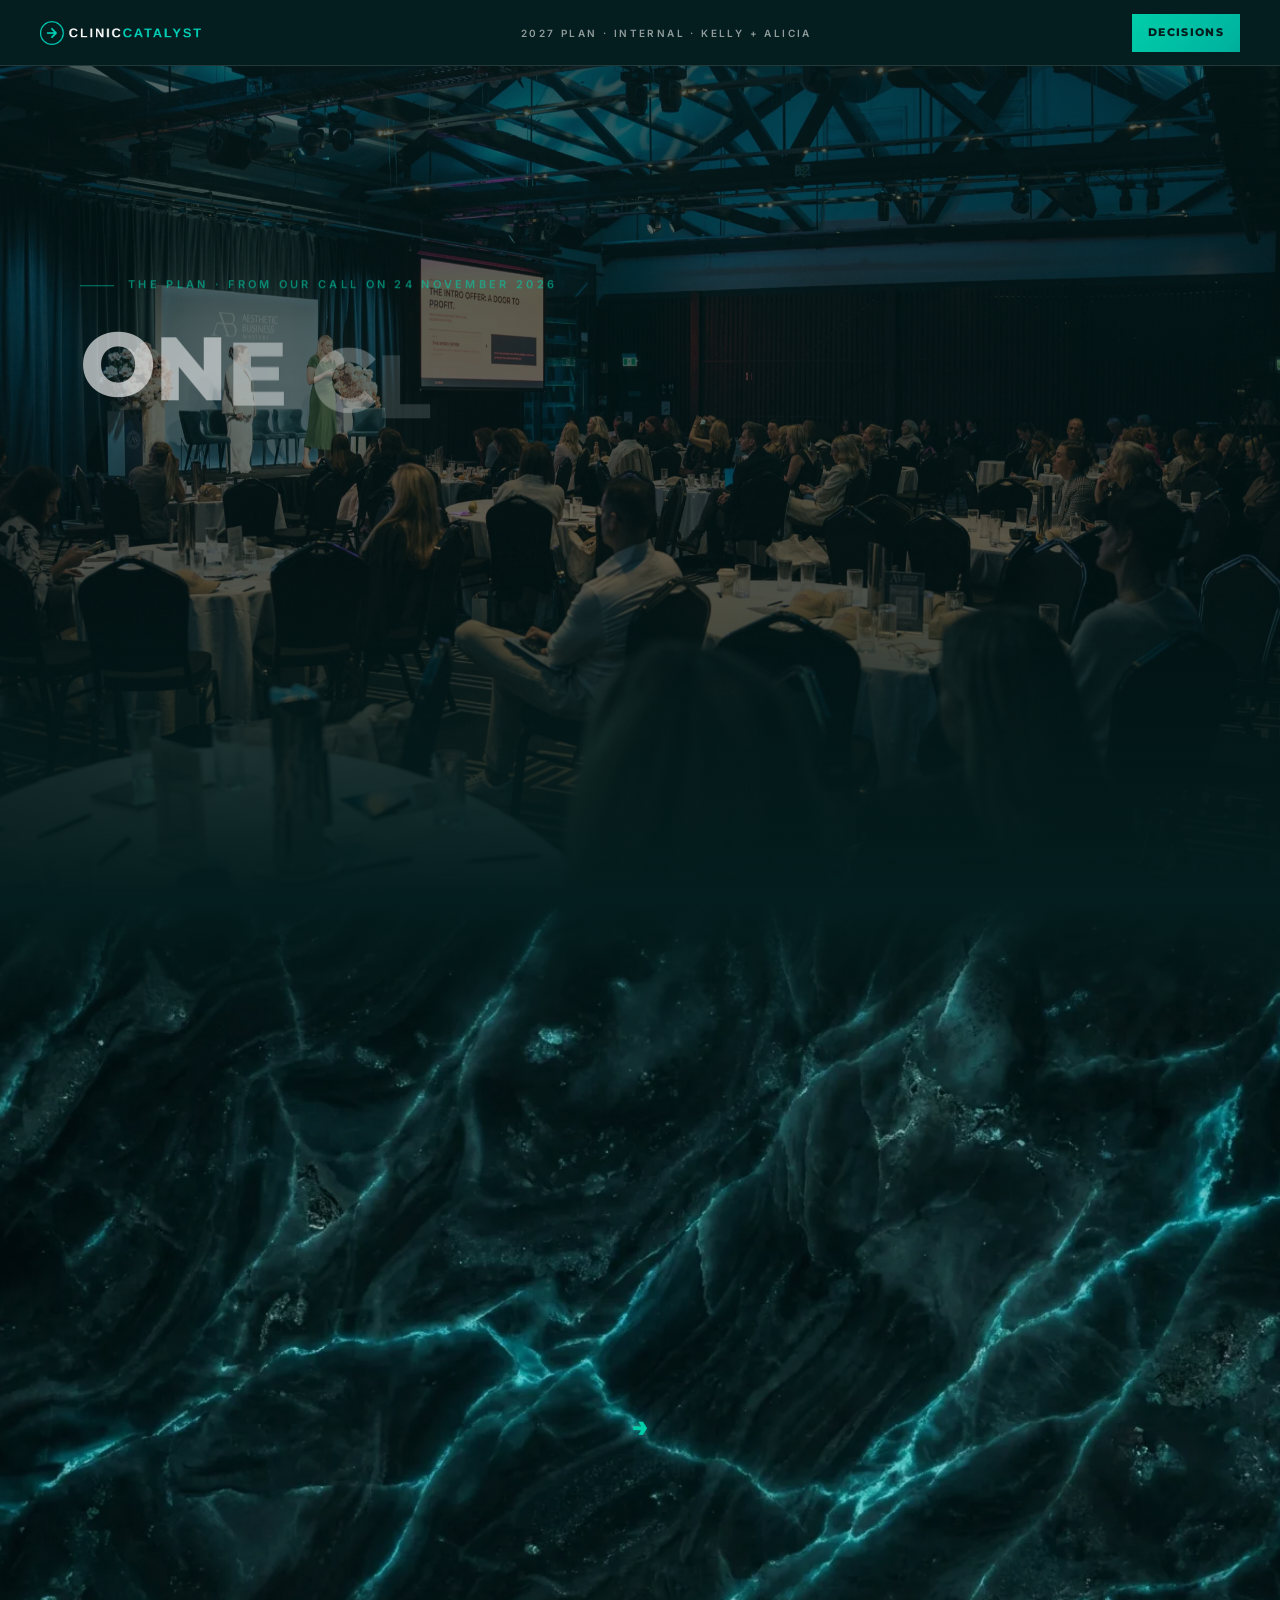
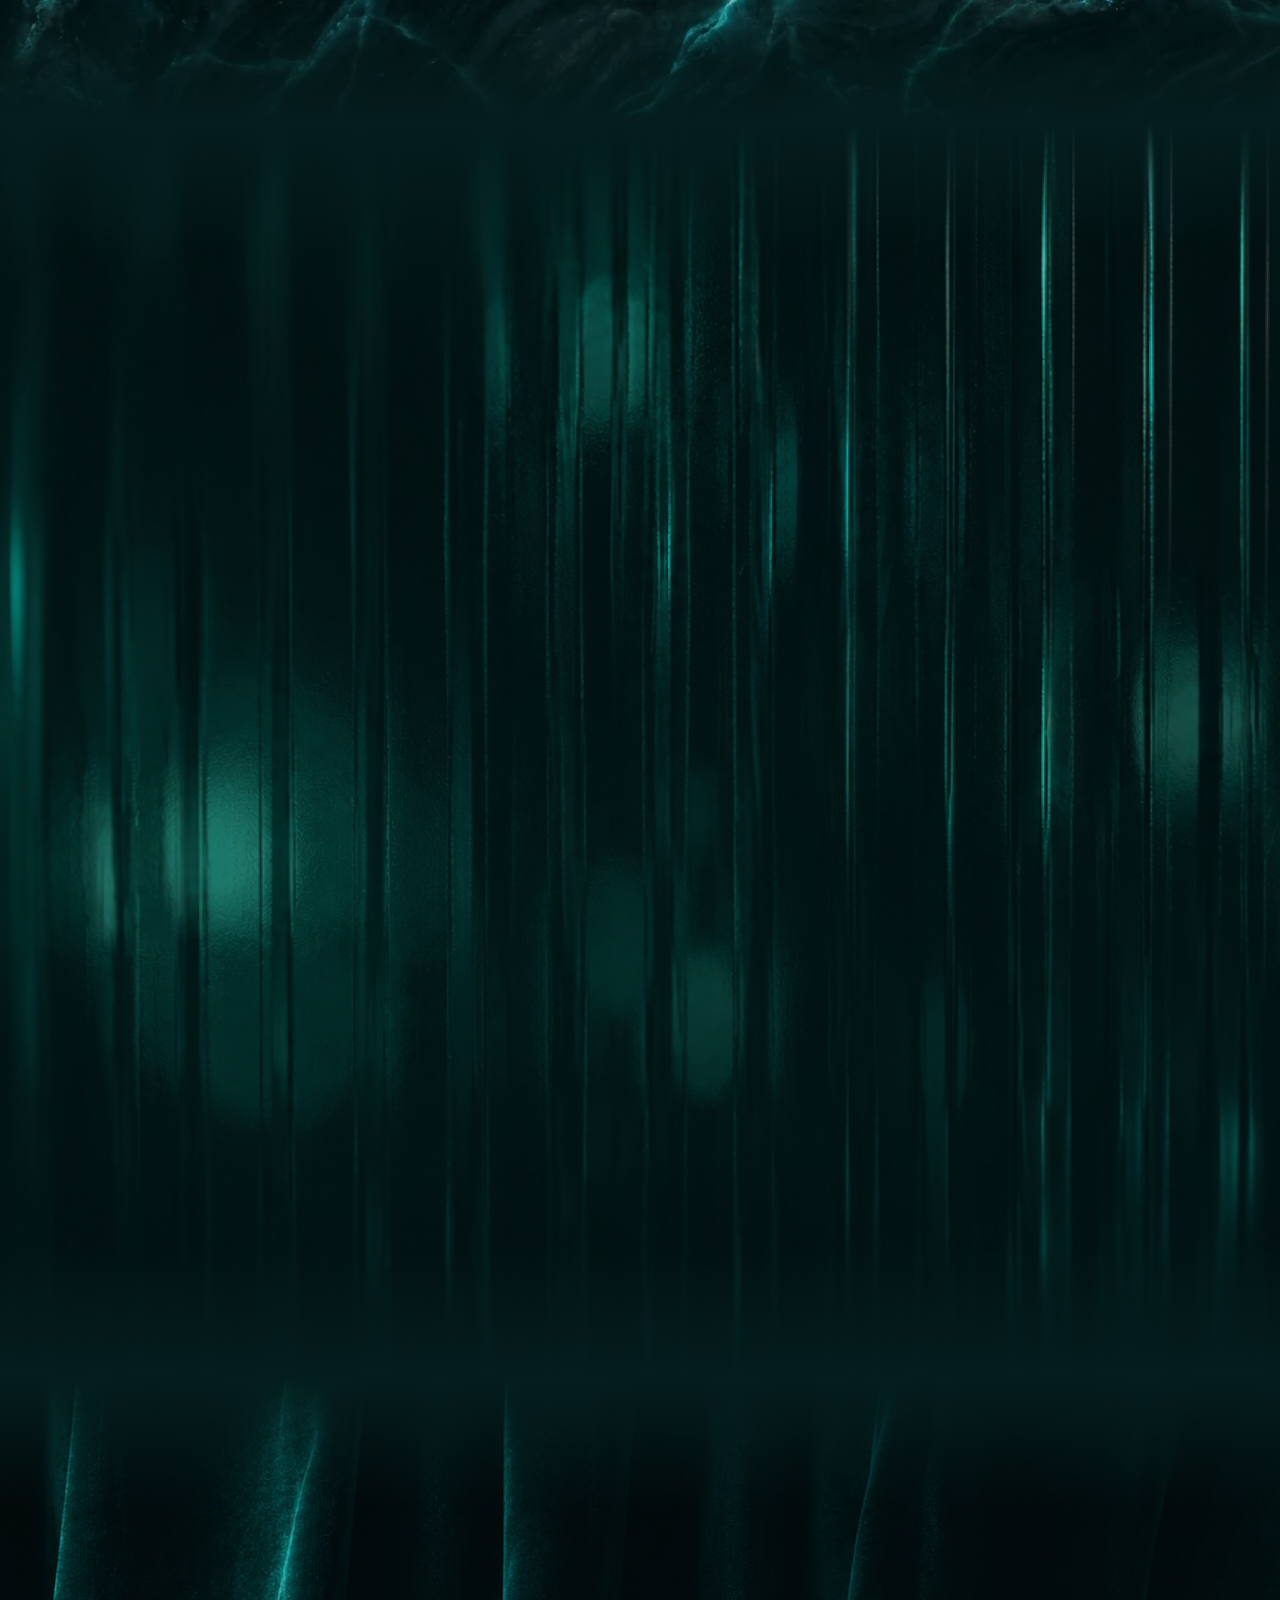
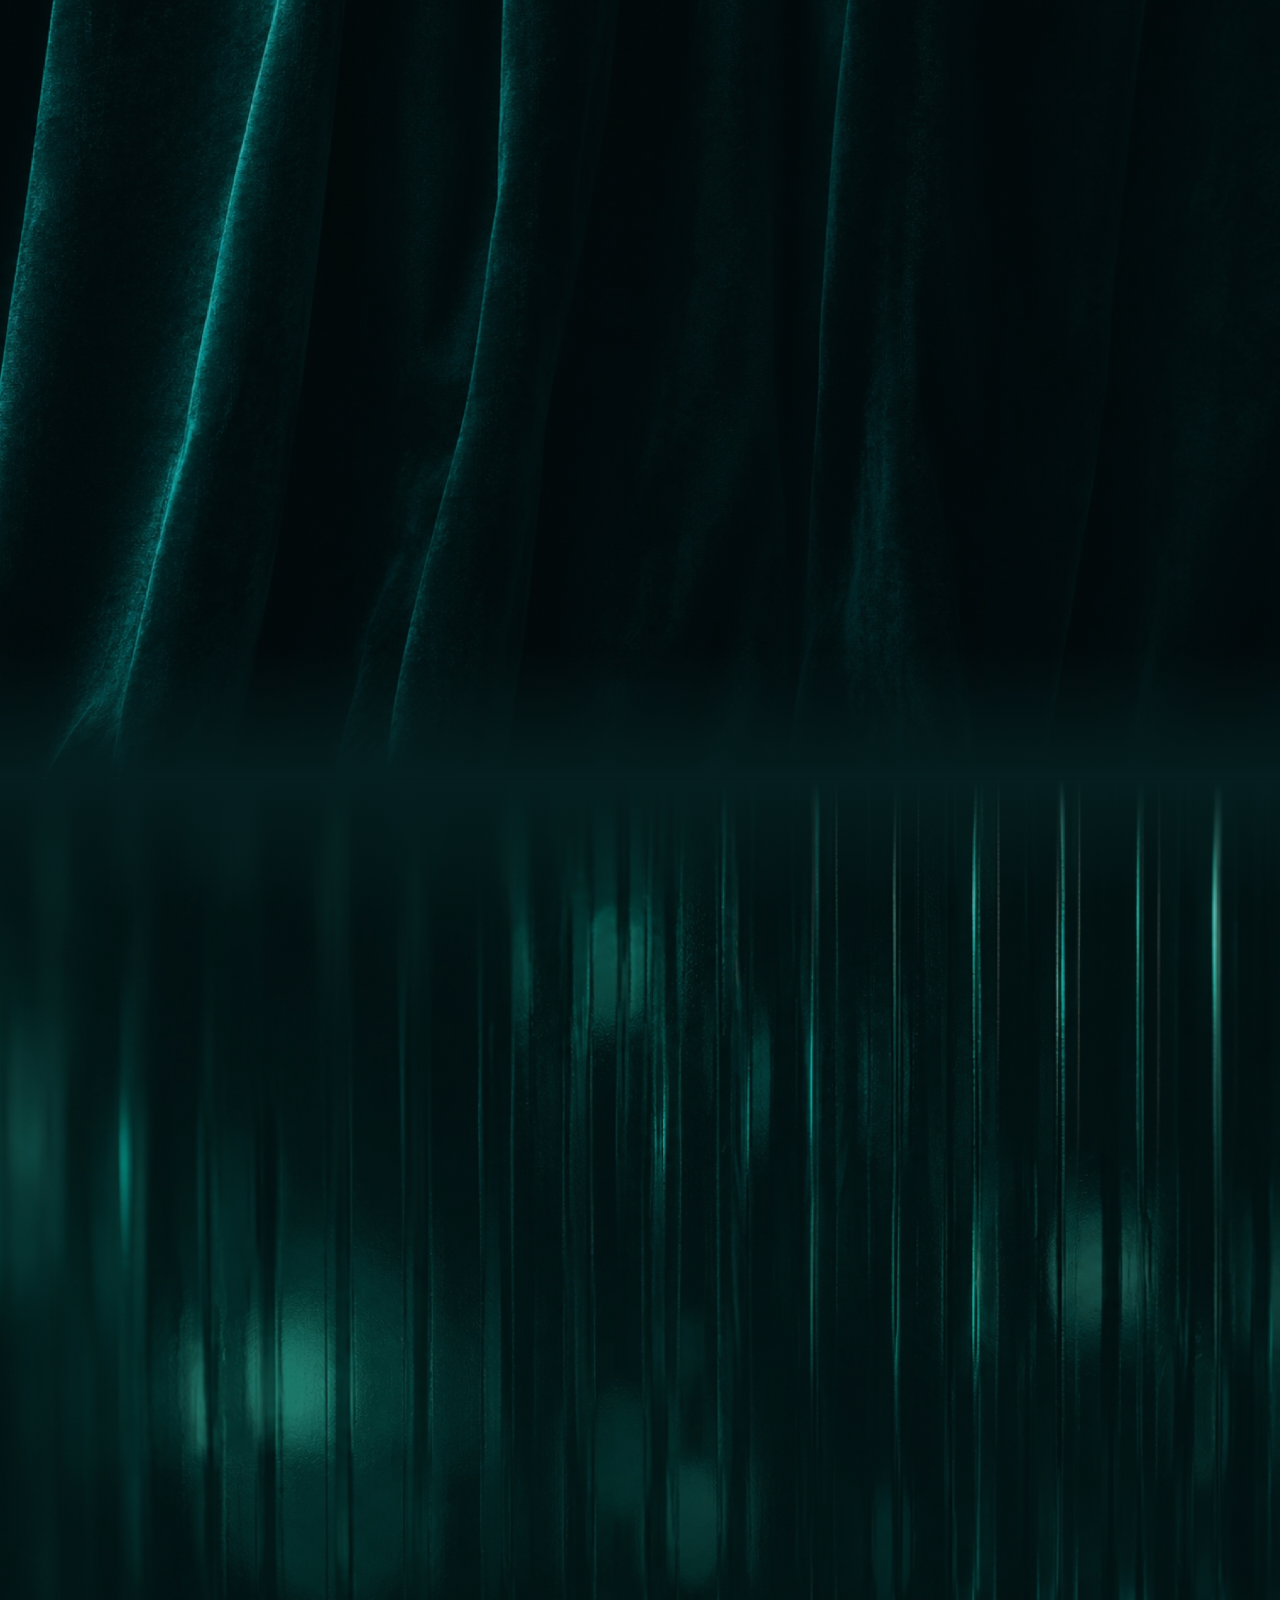
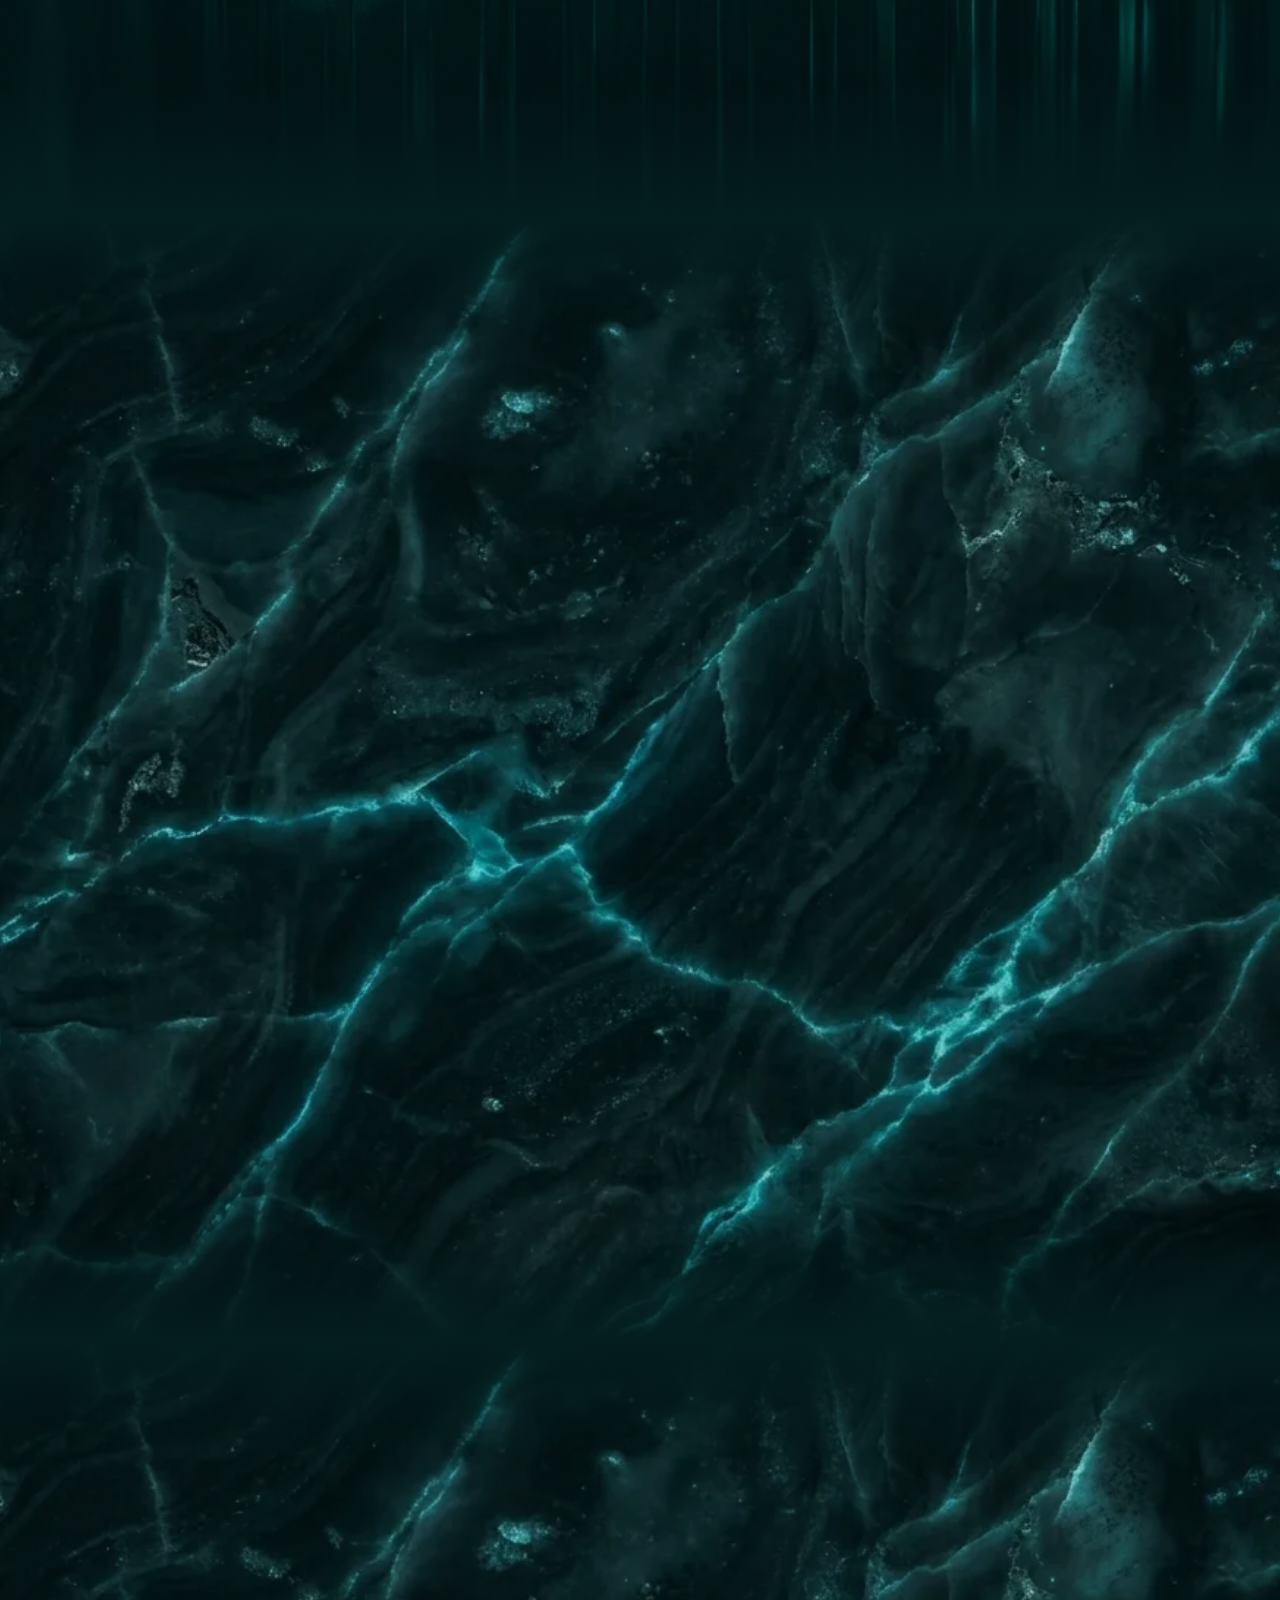
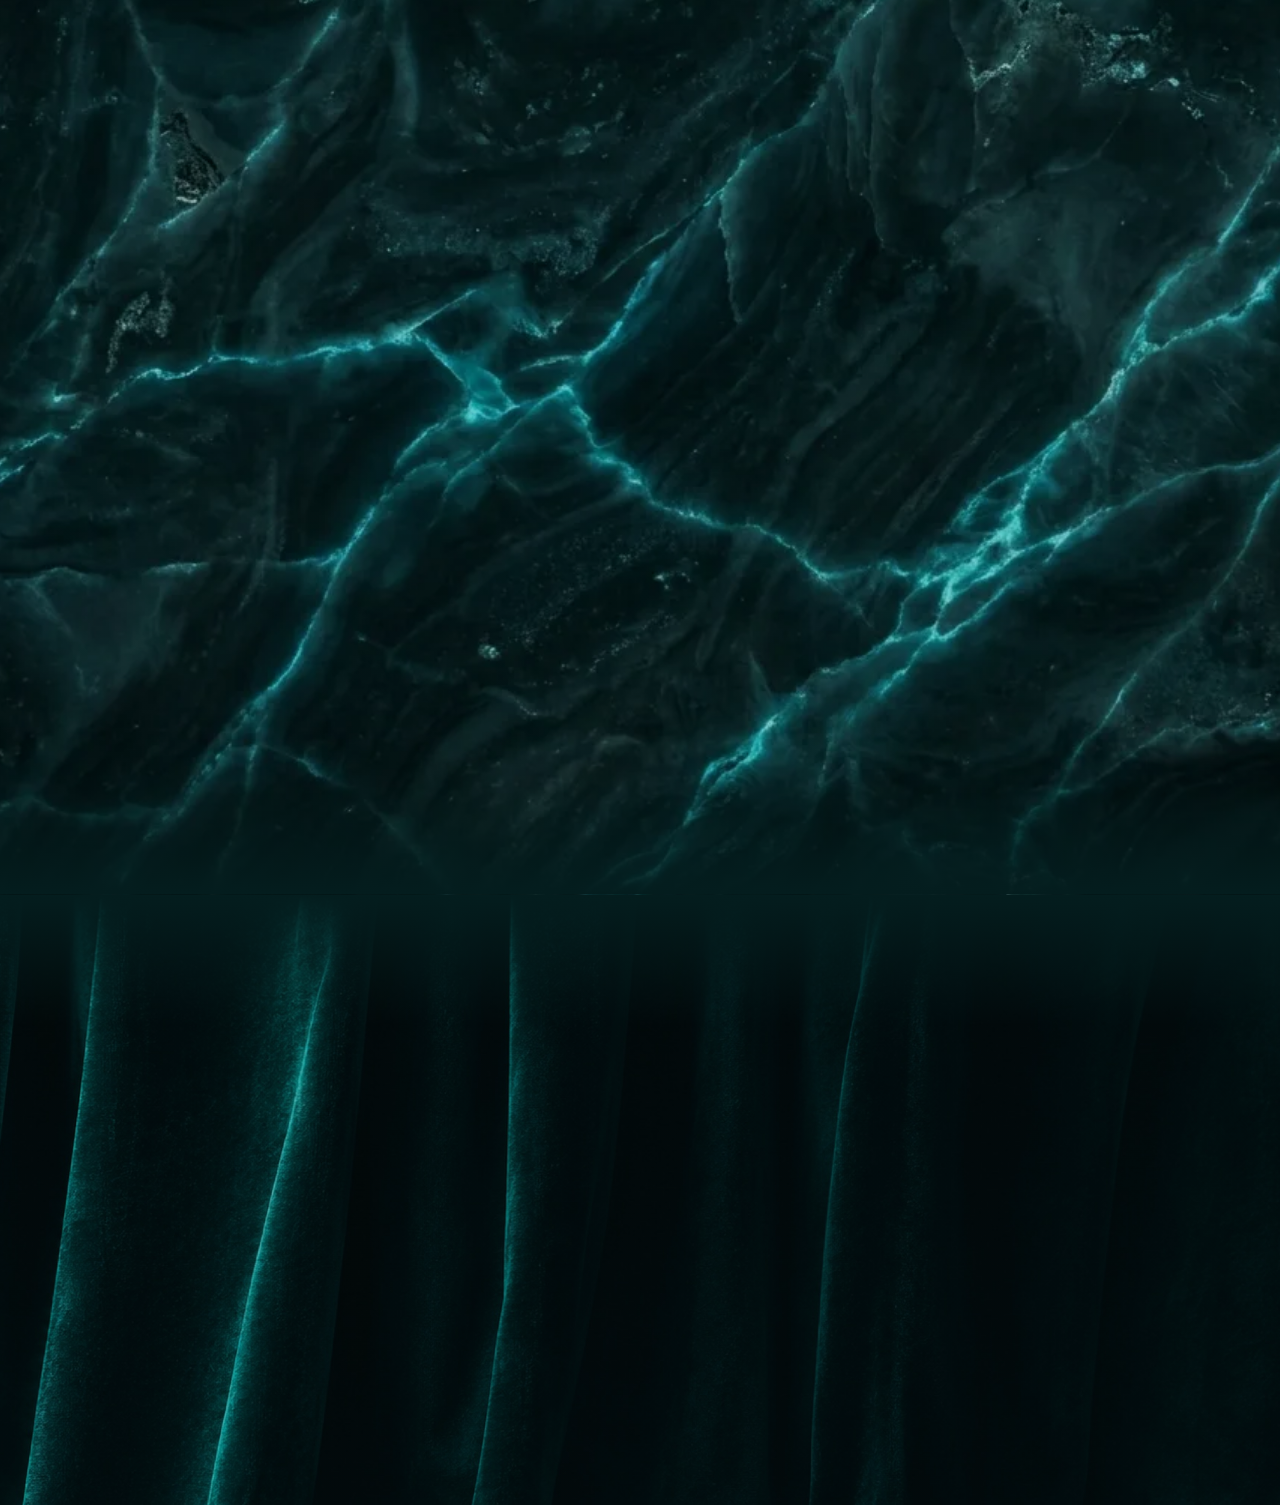
<file: index.html>
<!DOCTYPE html><meta charset="utf-8"><meta name="robots" content="noindex,nofollow"><meta http-equiv="refresh" content="0;url=plan/"><title>Clinic Catalyst 2027</title><a href="plan/">Open the plan</a>
</file>
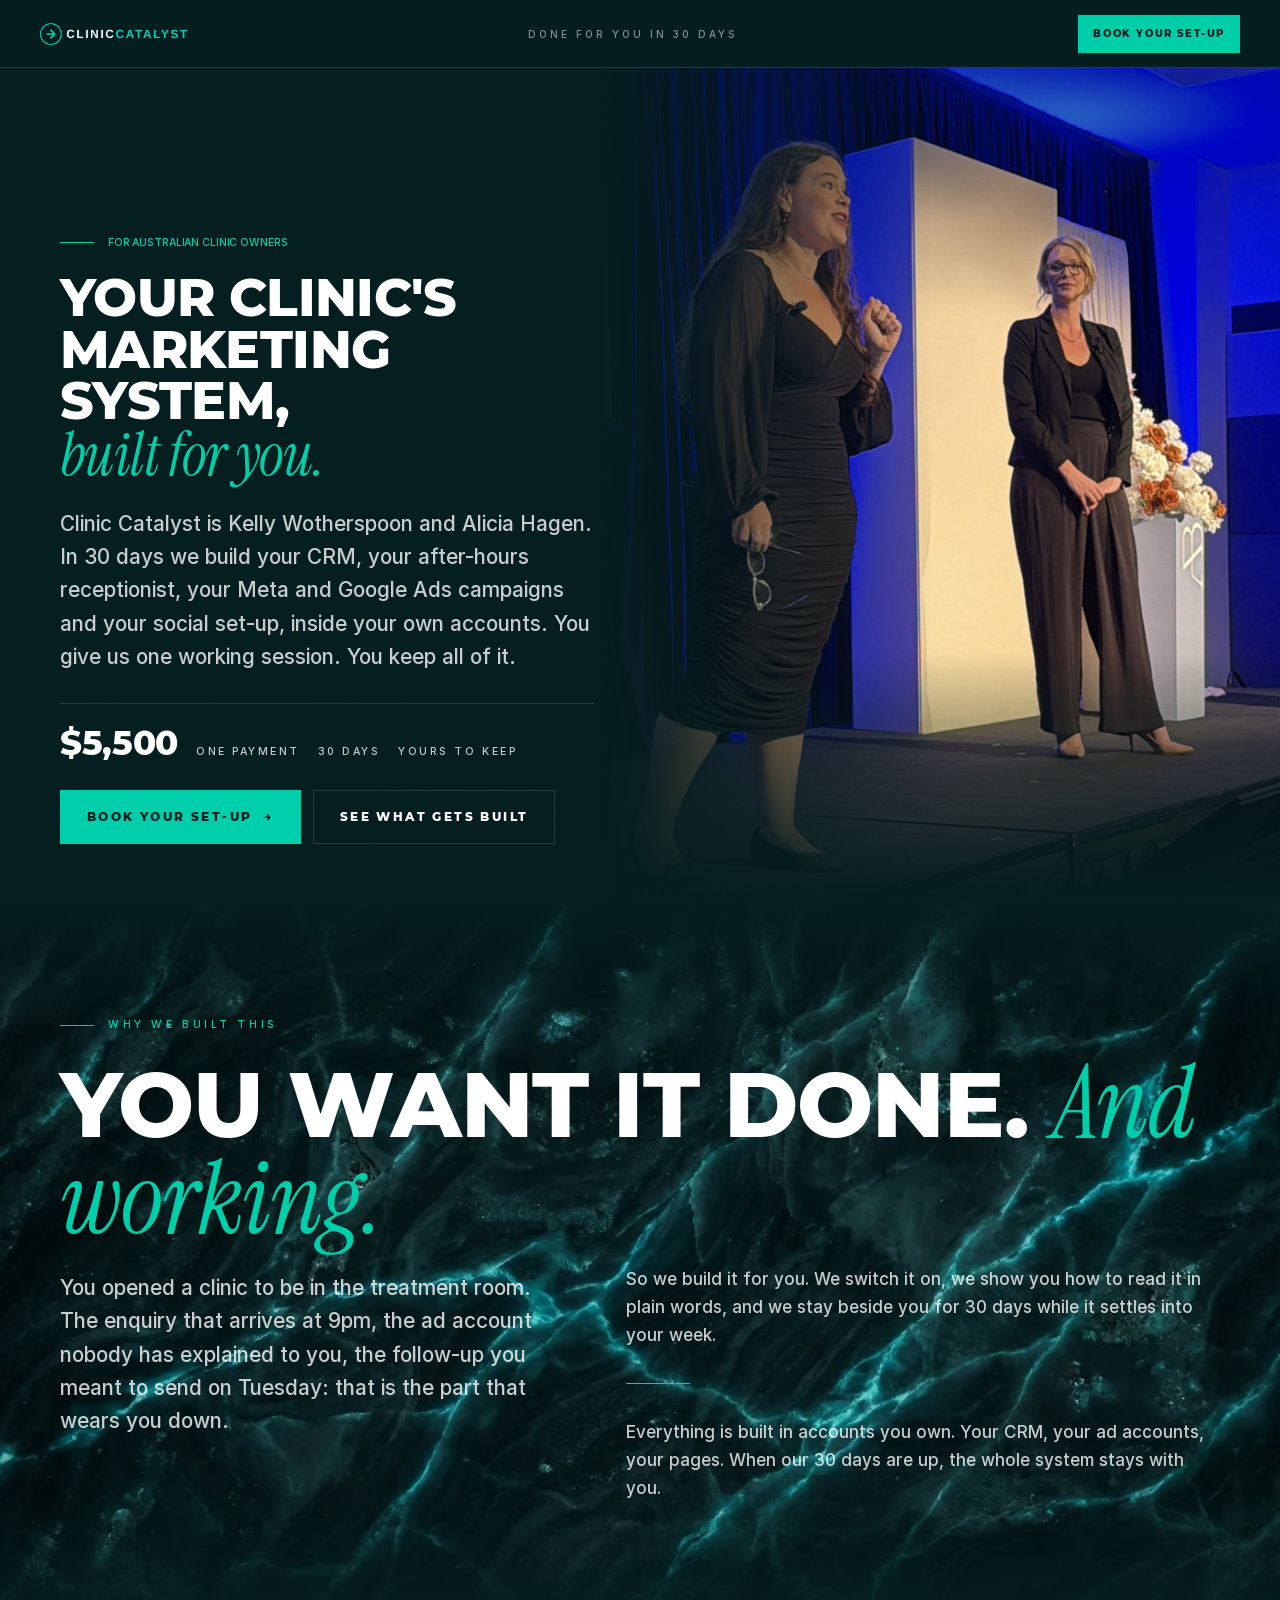
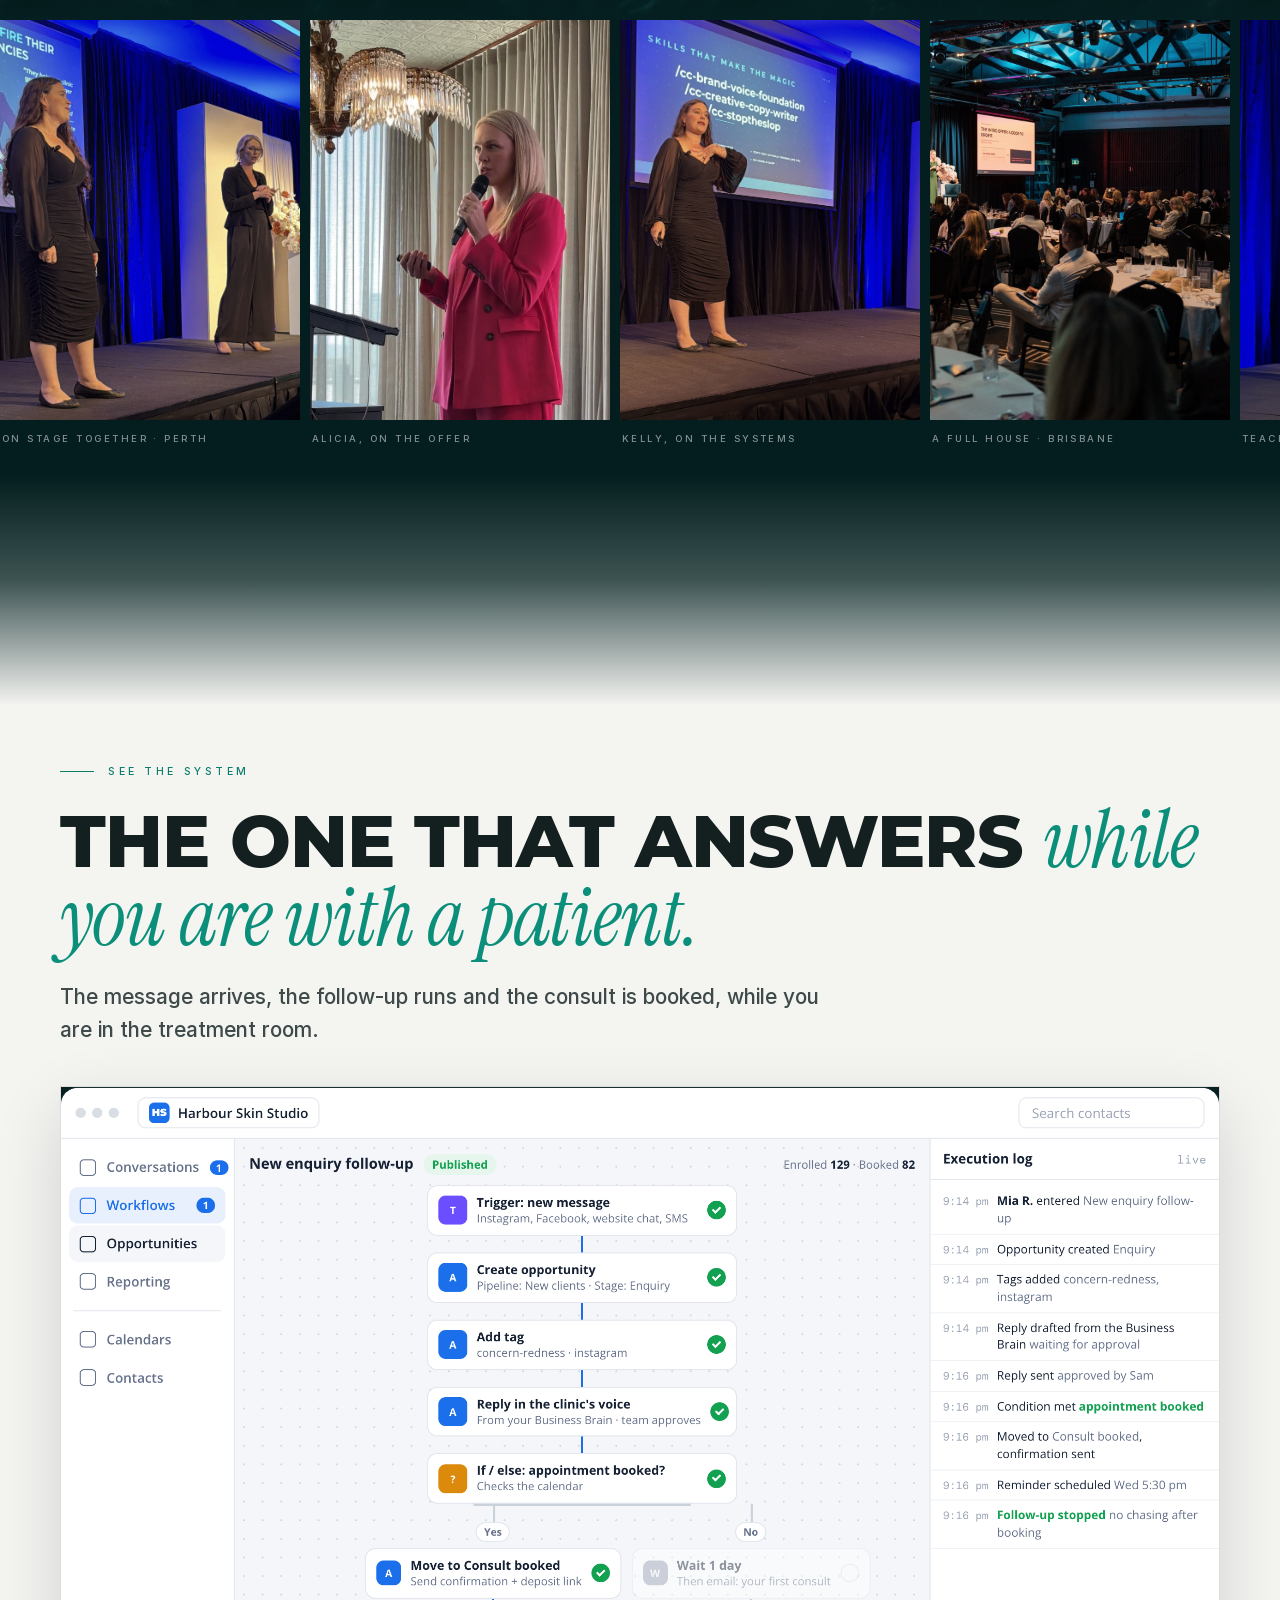
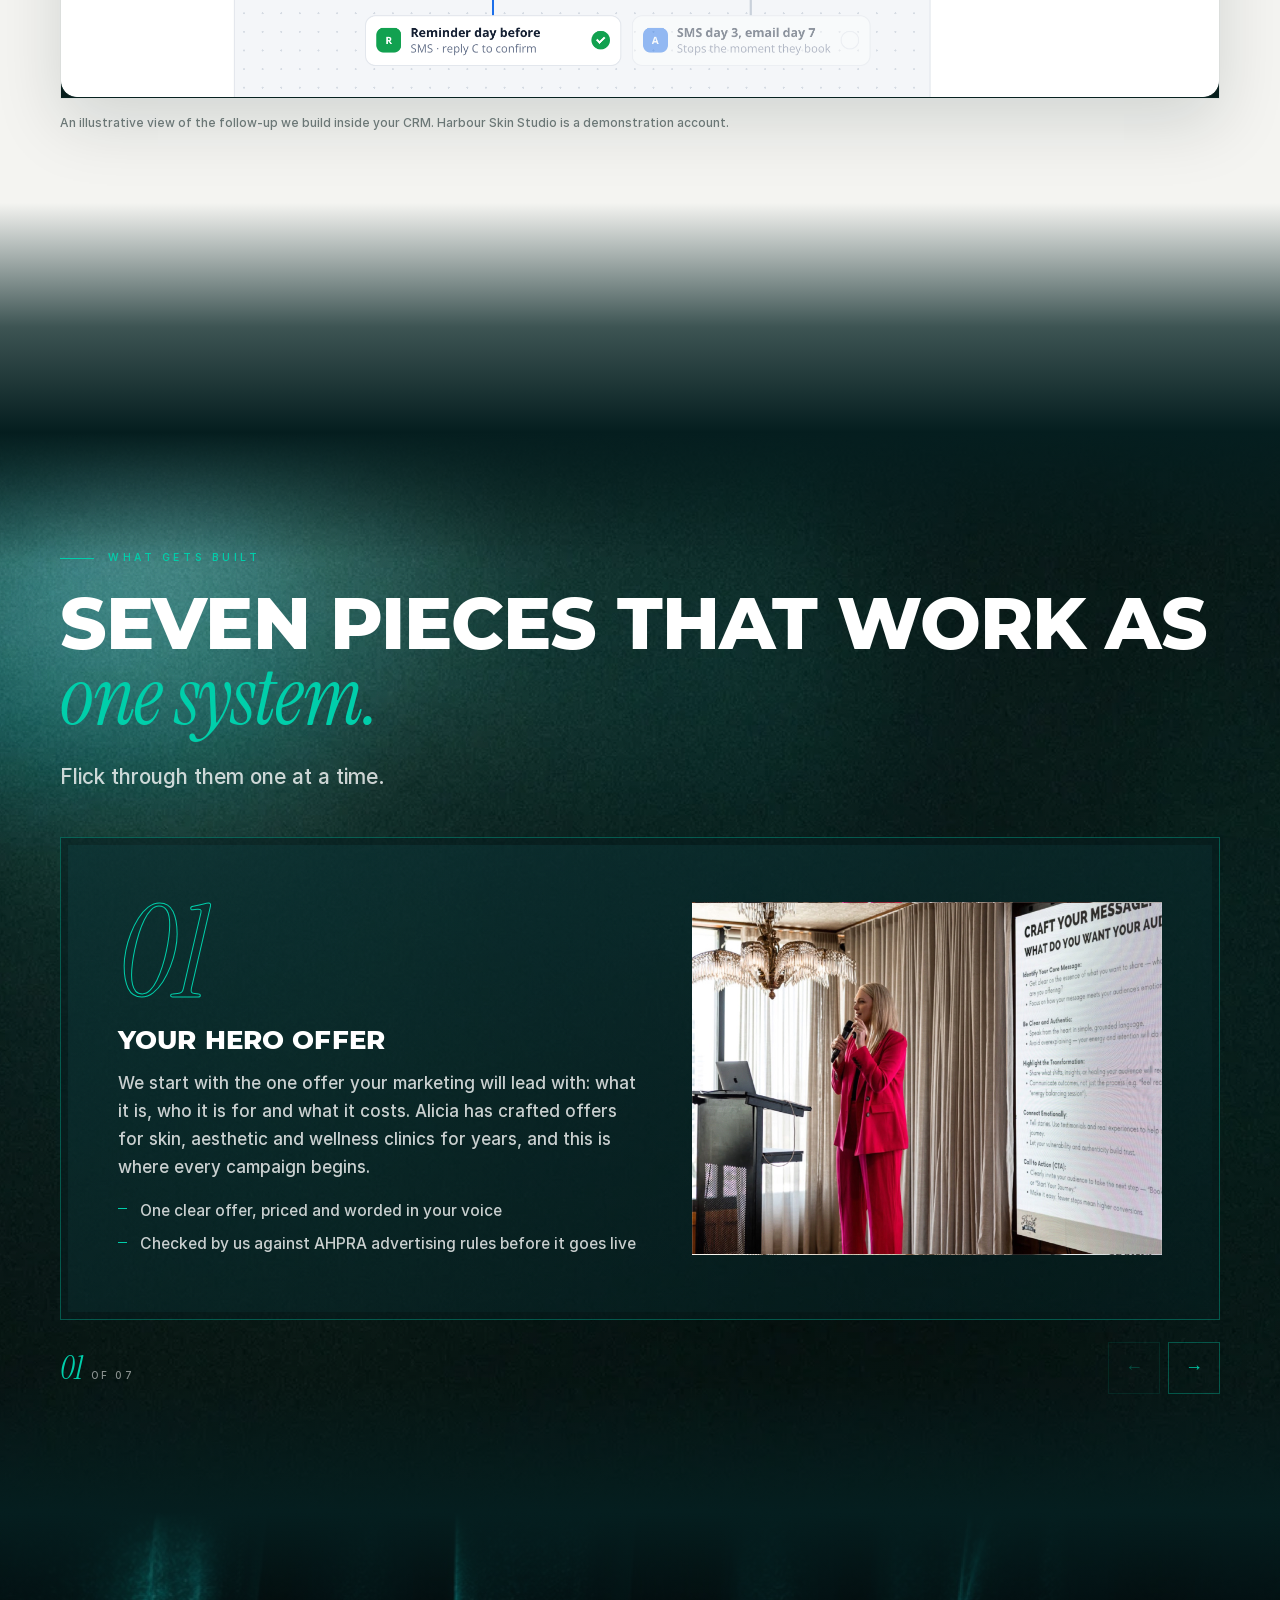
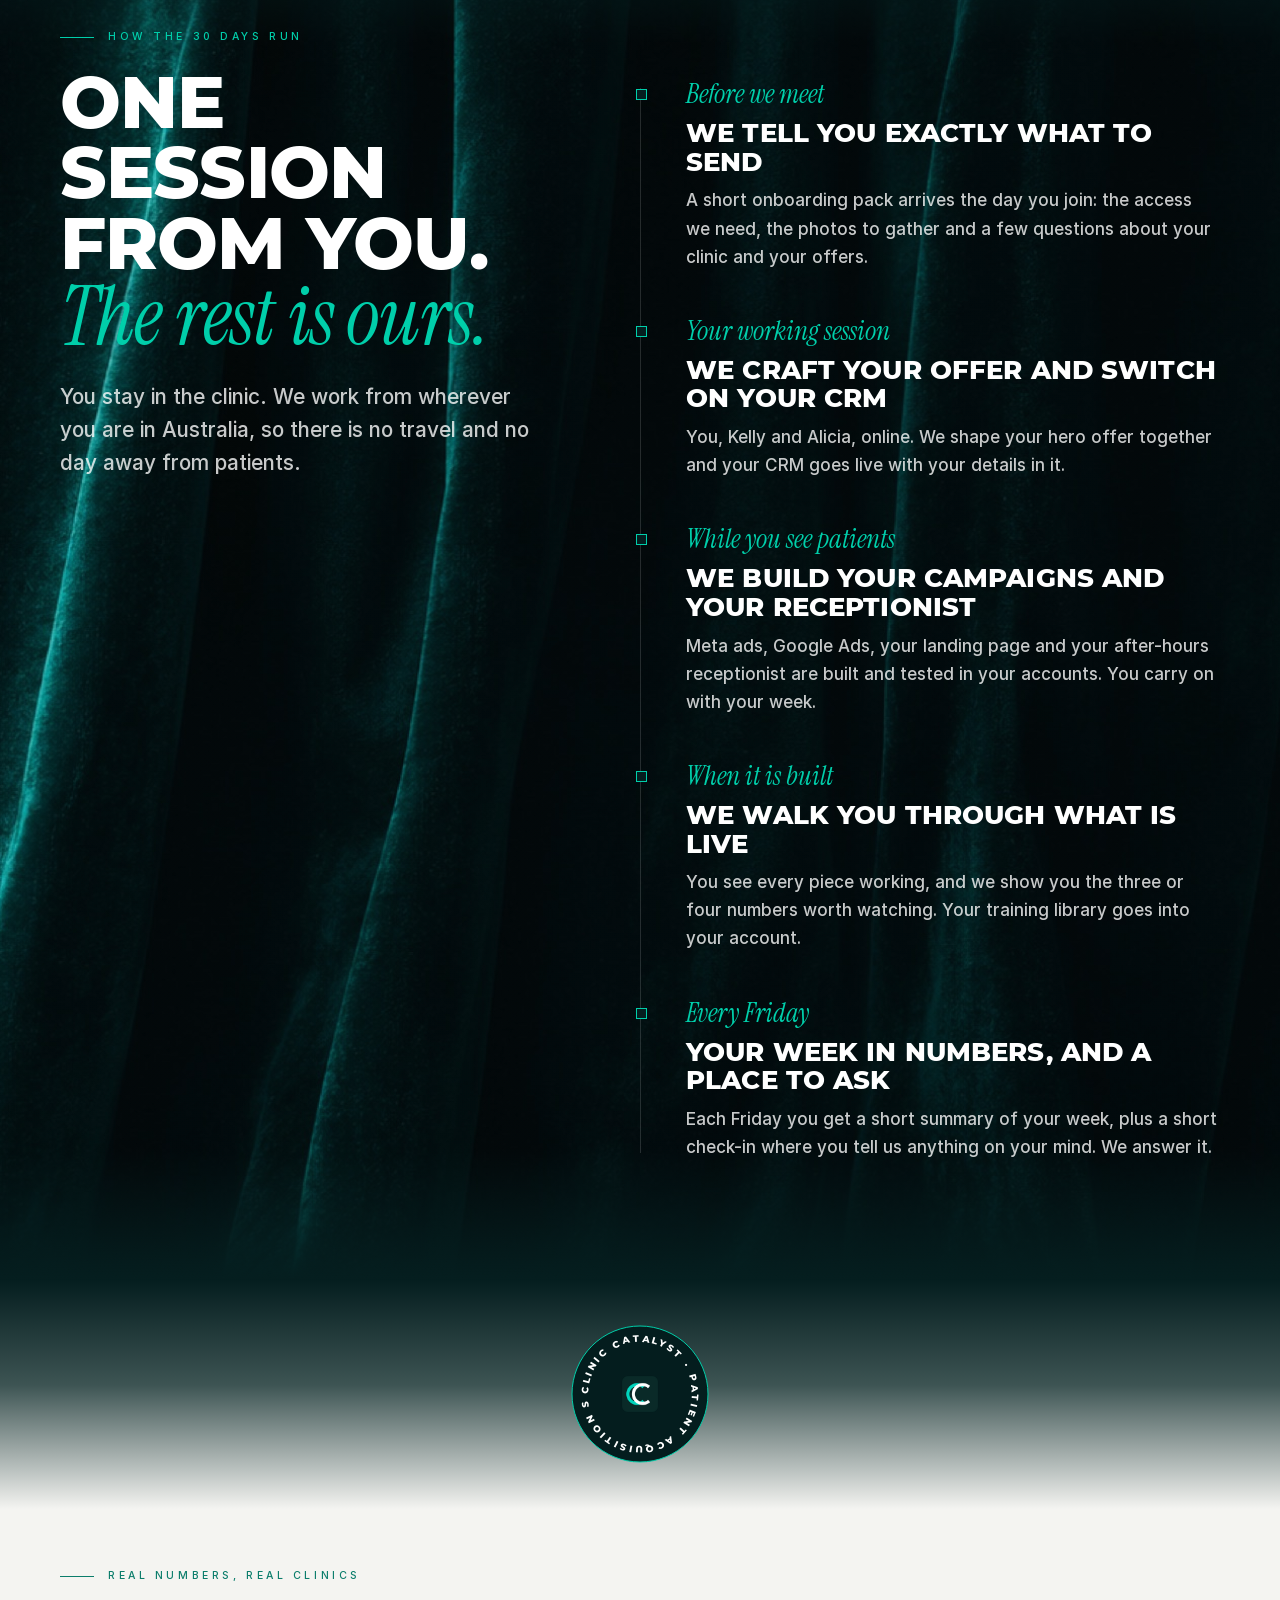
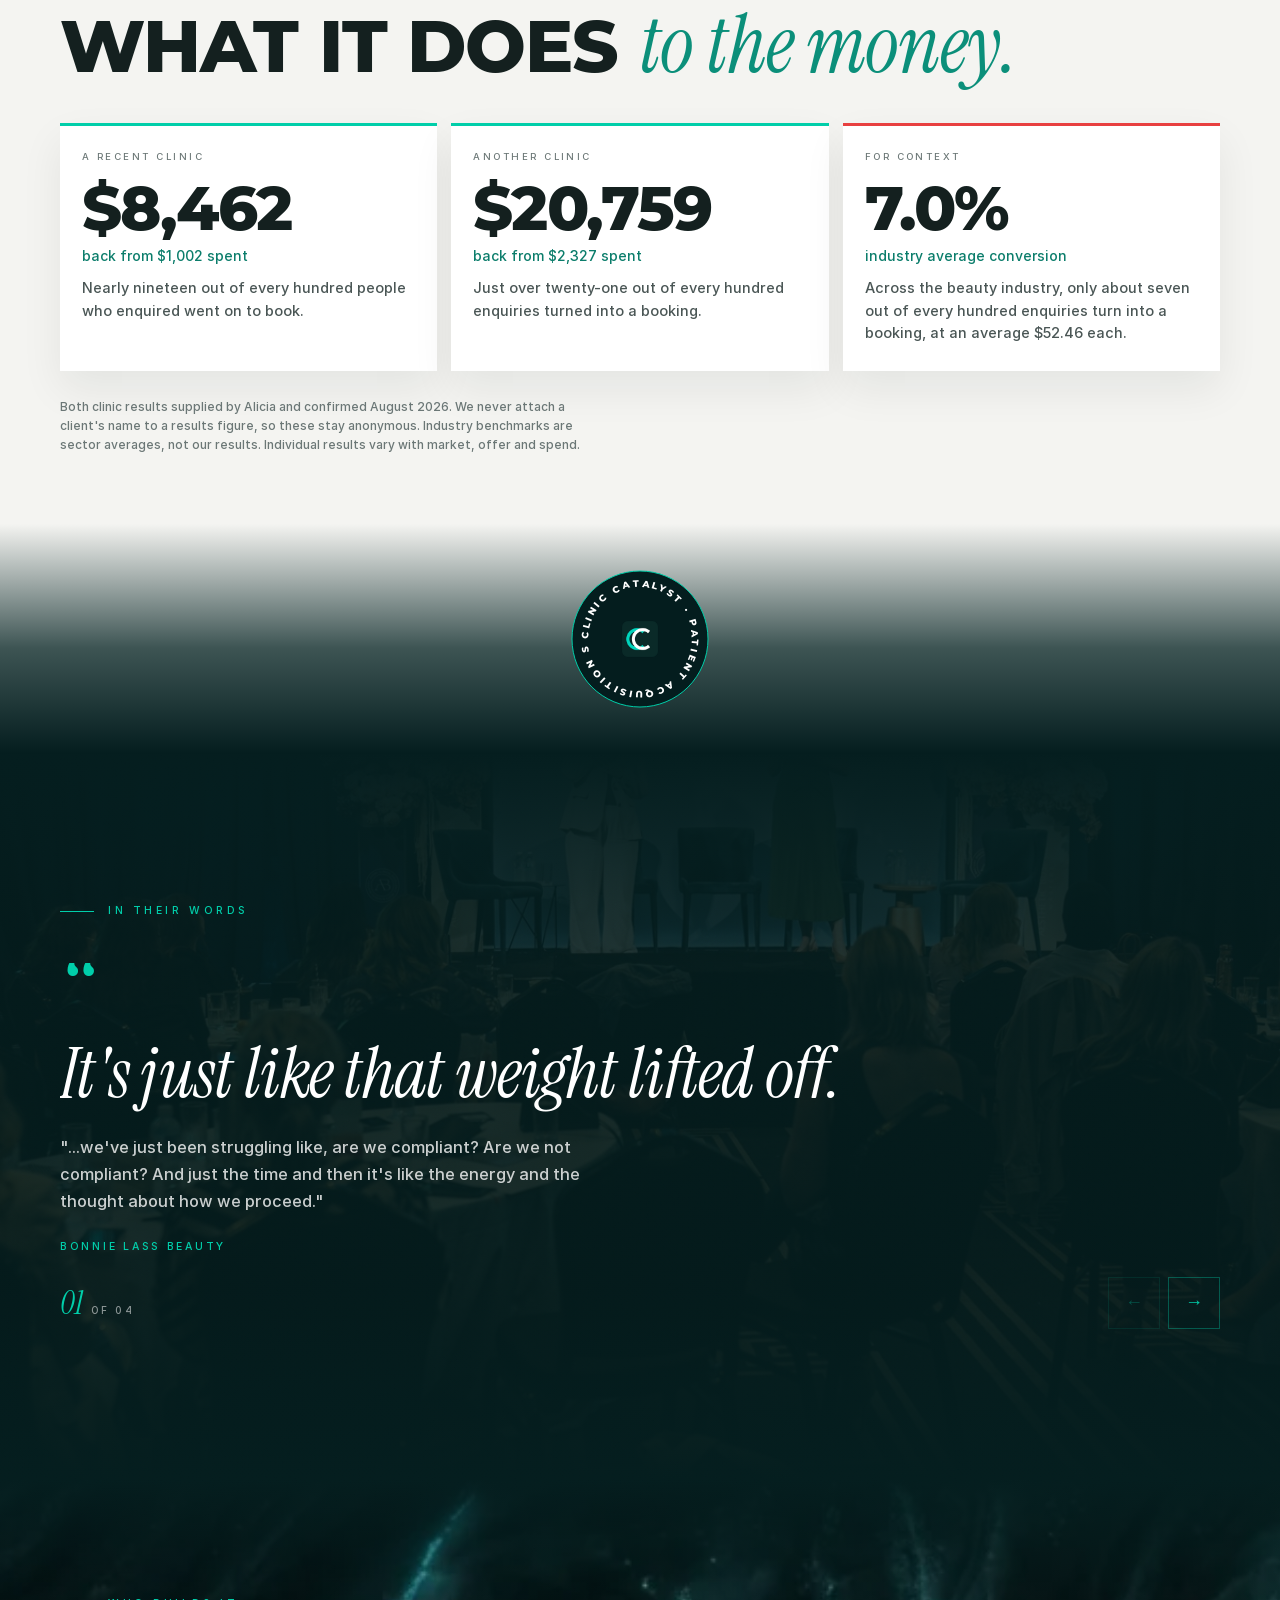
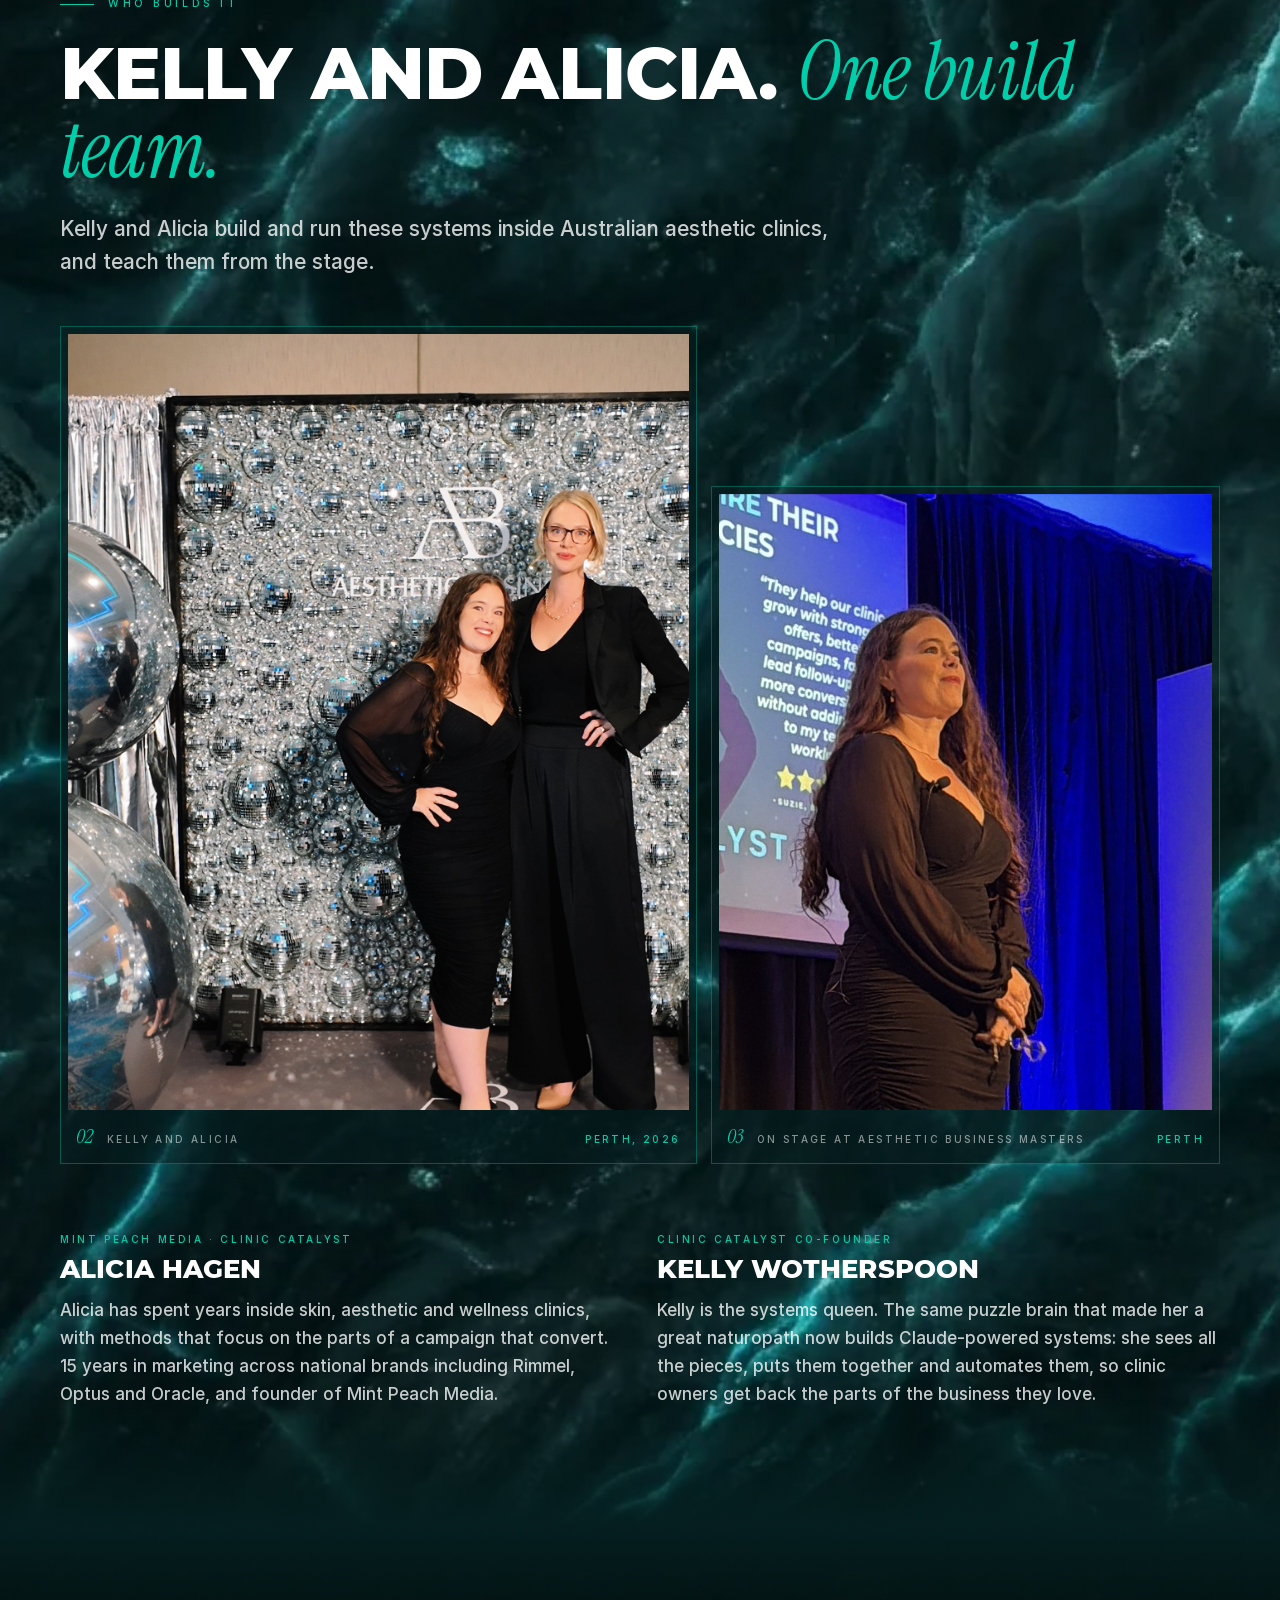
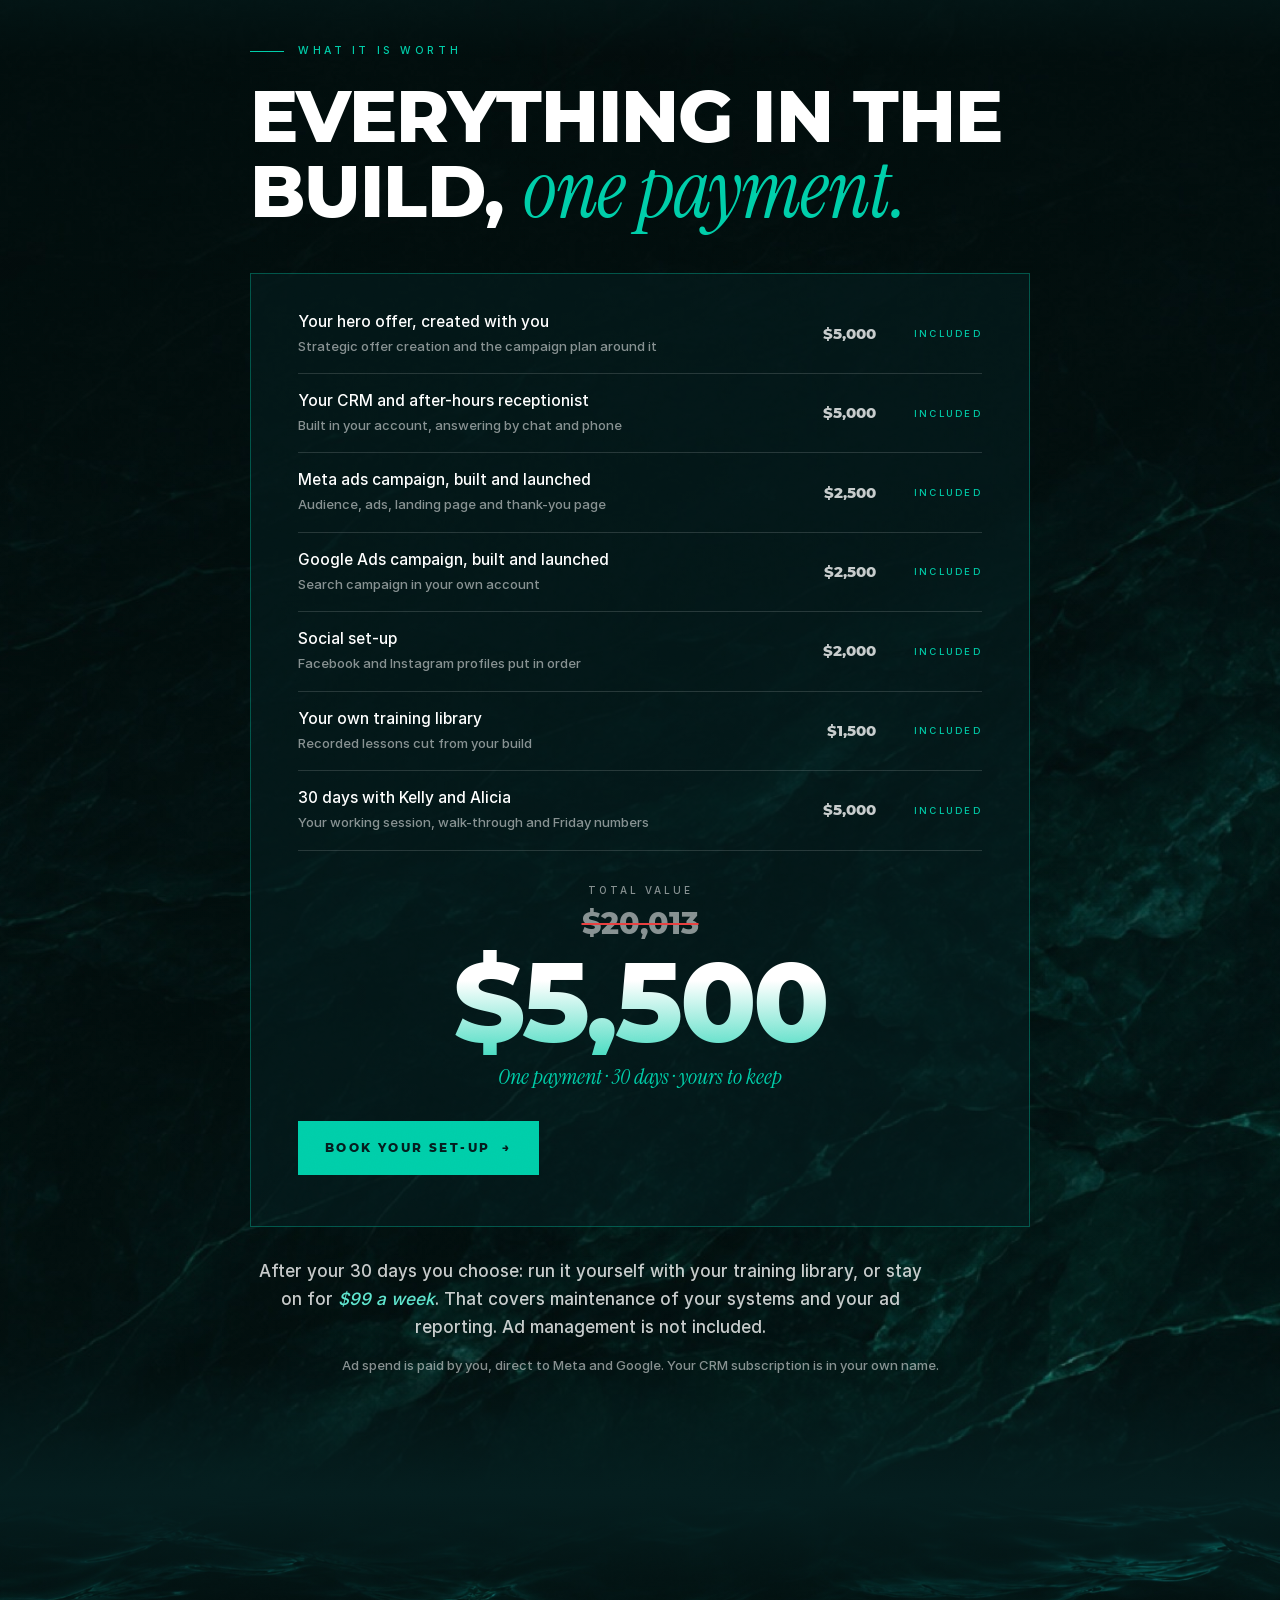
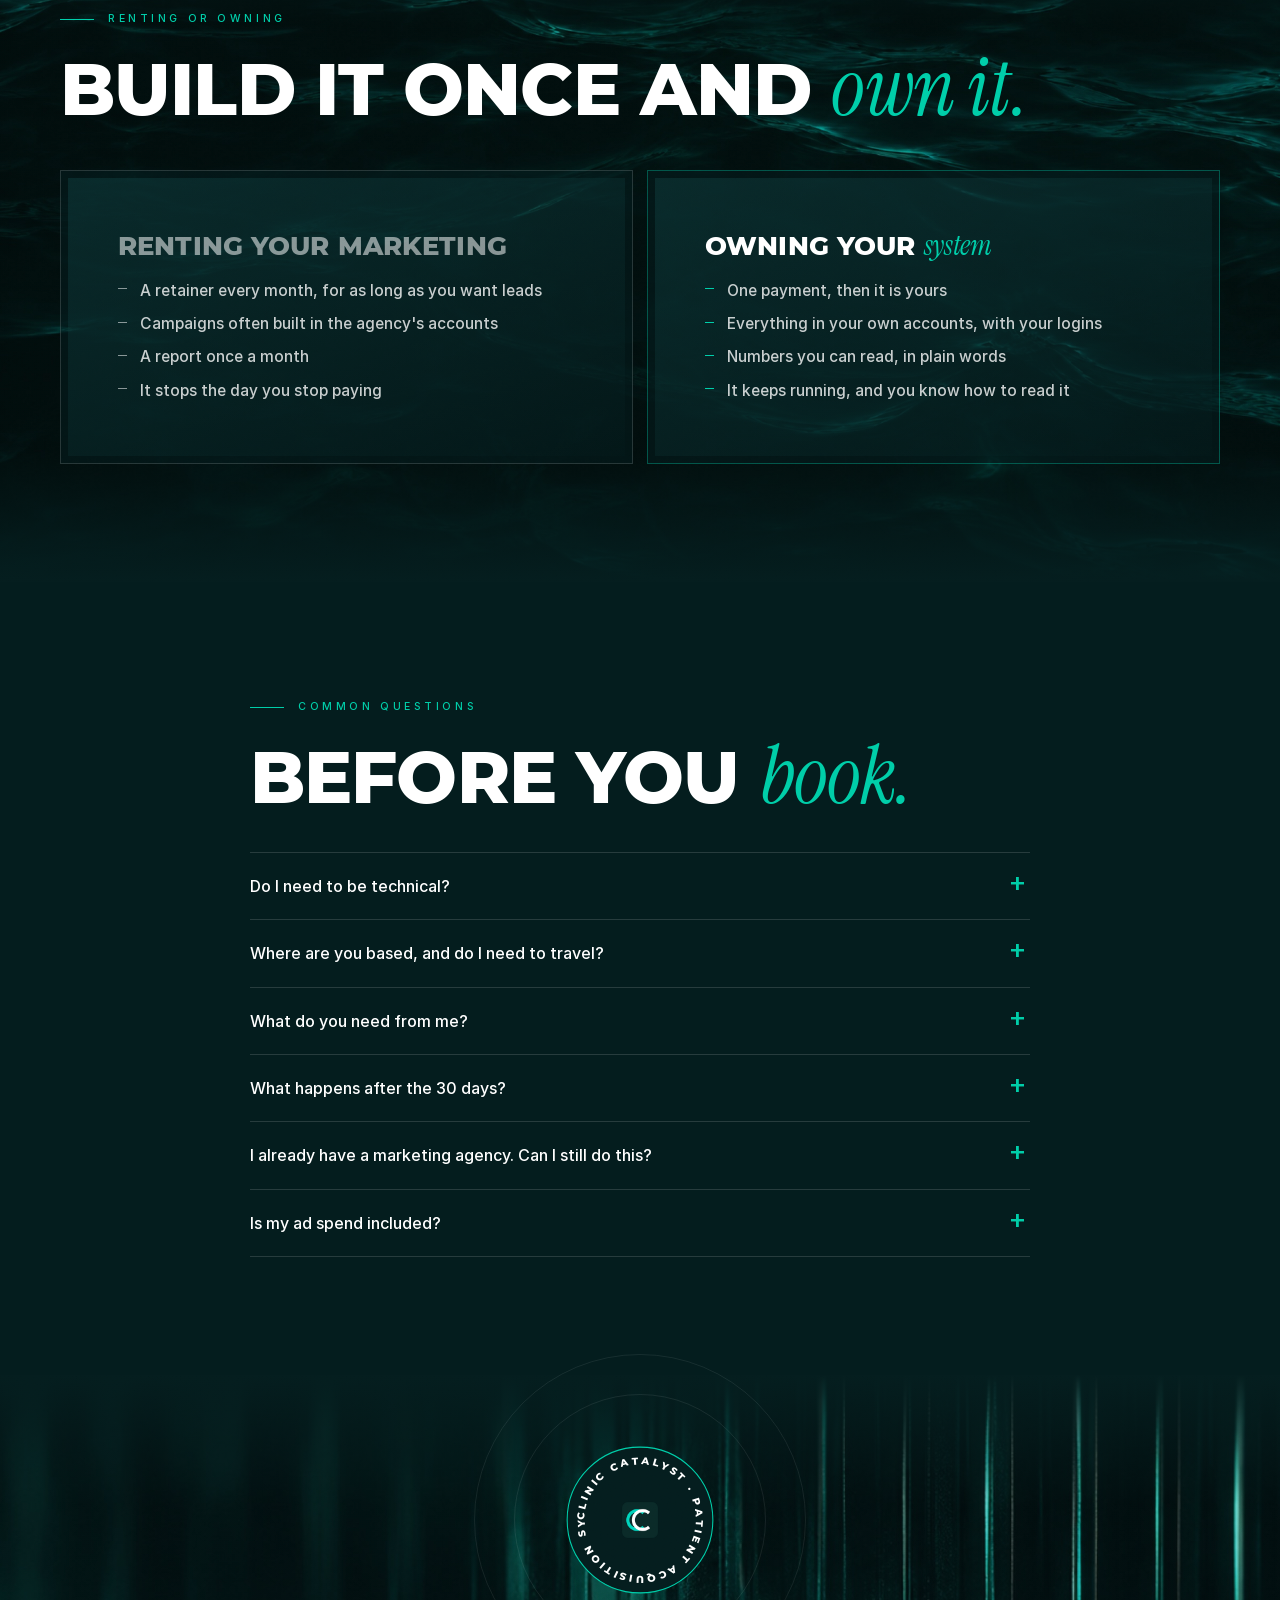
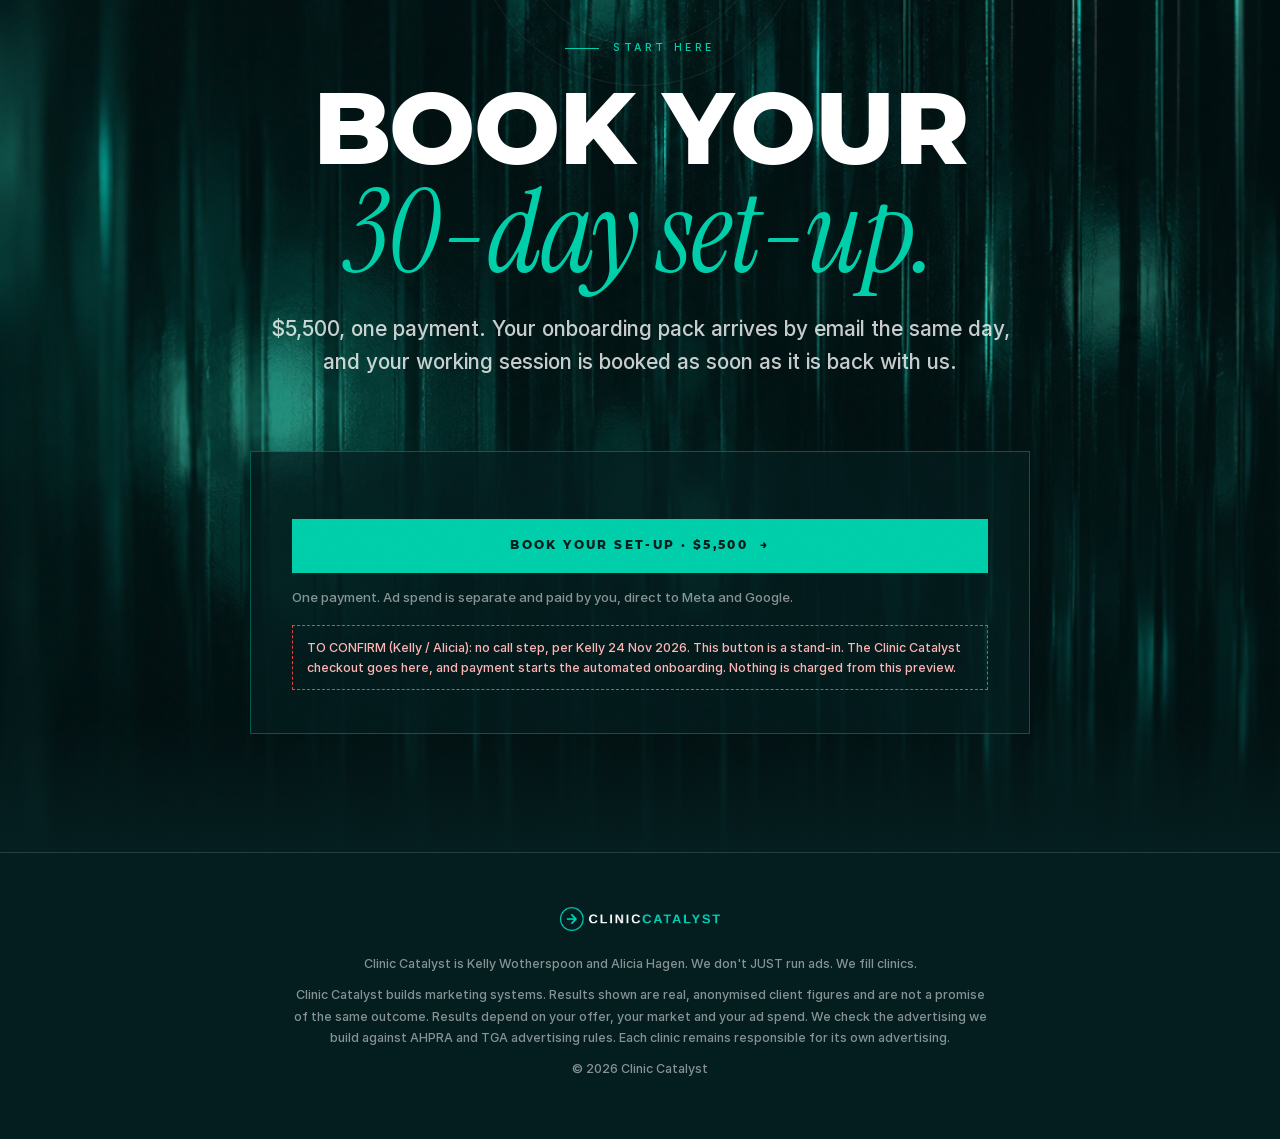
<file: done-for-you/index.html>
<!DOCTYPE html>
<html lang="en-AU">
<head>
<meta charset="utf-8">
<meta name="viewport" content="width=device-width,initial-scale=1">
<meta name="robots" content="noindex,nofollow">
<title>Clinic Marketing System, Built For You In 30 Days | Clinic Catalyst</title>
<meta name="description" content="Clinic Catalyst builds your clinic's marketing system for you in 30 days: CRM, after-hours receptionist, Meta ads, Google Ads and social set-up, inside your own accounts. One payment of $5,500.">
<link rel="icon" href="../media/icon.png">
<link rel="preload" as="image" href="../media/perth-stage-teaching.jpg">
<link rel="stylesheet" href="../media/cinema.css">
</head>
<body>

<header class="bar" id="nav">
  <img src="../media/logo.png" alt="Clinic Catalyst">
  <span class="tag">Done for you in 30 days</span>
  <a class="btn sm" href="#book">Book your set-up</a>
</header>

<main>

<section class="film wide grain" id="top">
  <div class="bg" style="background-image:url(../media/perth-stage-teaching.jpg);background-position:50% 22%" role="img" aria-label="Kelly Wotherspoon and Alicia Hagen on stage at Aesthetic Business Masters in Perth"></div>
  <div class="veil"></div>
  <div class="wrap">
    <div>
      <span class="eye focus">For Australian clinic owners</span>
      <h1><span class="ln focus">Your clinic's</span><span class="ln focus b">marketing system,</span><span class="ln focus c"><i>built for you.</i></span></h1>
      <p class="lede rv d2">Clinic Catalyst is Kelly Wotherspoon and Alicia Hagen. In 30 days we build your CRM, your after-hours receptionist, your Meta and Google Ads campaigns and your social set-up, inside your own accounts. You give us one working session. You keep all of it.</p>
      <div class="price rv d3"><strong>$5,500</strong><span>One payment</span><span>30 days</span><span>Yours to keep</span></div>
      <div class="cta rv d3">
        <a class="btn" href="#book">Book your set-up <span class="arr">&rarr;</span></a>
        <a class="btn ghost" href="#built">See what gets built</a>
      </div>
    </div>
  </div>
</section>

<section class="tx tx-marble state grain" id="why">
  <div class="wrap">
    <span class="eye rv">Why we built this</span>
    <h2 class="rv d1">You want it done. <i>And working.</i></h2>
    <div class="split">
      <p class="lede rv d2">You opened a clinic to be in the treatment room. The enquiry that arrives at 9pm, the ad account nobody has explained to you, the follow-up you meant to send on Tuesday: that is the part that wears you down.</p>
      <div>
        <p class="body rv d2">So we build it for you. We switch it on, we show you how to read it in plain words, and we stay beside you for 30 days while it settles into your week.</p>
        <div class="rule rv"></div>
        <p class="body rv">Everything is built in accounts you own. Your CRM, your ad accounts, your pages. When our 30 days are up, the whole system stays with you.</p>
      </div>
    </div>
  </div>
</section>

<div class="strip" aria-label="Kelly and Alicia at work">
  <div class="run">
    <figure><div style="background-image:url(../media/perth-stage-3.jpg);background-position:50% 22%" role="img" aria-label="Kelly and Alicia on stage in Perth"></div><figcaption>On stage together &middot; Perth</figcaption></figure>
    <figure><div style="background-image:url(../media/site/alicia-mic.jpg)" role="img" aria-label="Alicia Hagen speaking"></div><figcaption>Alicia, on the offer</figcaption></figure>
    <figure><div style="background-image:url(../media/perth-kelly-teach.jpg);background-position:30% 24%" role="img" aria-label="Kelly Wotherspoon teaching on stage"></div><figcaption>Kelly, on the systems</figcaption></figure>
    <figure><div style="background-image:url(../media/site/room-tall.jpg)" role="img" aria-label="A full conference room"></div><figcaption>A full house &middot; Brisbane</figcaption></figure>
    <figure><div style="background-image:url(../media/perth-alicia.jpg);background-position:50% 30%" role="img" aria-label="Alicia Hagen on stage in Perth"></div><figcaption>Teaching the room</figcaption></figure>
    <figure><div style="background-image:url(../media/site/alicia-lectern.jpg)" role="img" aria-label="Alicia Hagen at the lectern"></div><figcaption>Where the leads come from</figcaption></figure>
  </div>
</div>

<div class="join down" aria-hidden="true"></div>

<section class="paper" id="system">
  <div class="wrap">
    <span class="eye rv">See the system</span>
    <h2 class="rv d1">The one that answers <i>while you are with a patient.</i></h2>
    <p class="lede rv d2">The message arrives, the follow-up runs and the consult is booked, while you are in the treatment room.</p>
    <div class="shot-plate rv d2"><img src="../media/site/system.png" alt="A new-enquiry follow-up workflow running inside a clinic CRM" loading="lazy" width="2240" height="1182"></div>
    <p class="cap2 rv">An illustrative view of the follow-up we build inside your CRM. Harbour Skin Studio is a demonstration account.</p>
  </div>
</section>

<div class="join up" aria-hidden="true"></div>

<section class="tx tx-glow grain" id="built">
  <div class="wrap">
    <span class="eye rv">What gets built</span>
    <h2 class="rv d1">Seven pieces that work as <i>one system.</i></h2>
    <p class="lede rv d2">Flick through them one at a time.</p>

    <div class="flick rv d2">
      <div class="track">

        <div class="slide"><div class="card"><div class="in">
          <div><div class="no">01</div><h3>Your hero offer</h3>
            <p>We start with the one offer your marketing will lead with: what it is, who it is for and what it costs. Alicia has crafted offers for skin, aesthetic and wellness clinics for years, and this is where every campaign begins.</p>
            <ul><li>One clear offer, priced and worded in your voice</li><li>Checked by us against AHPRA advertising rules before it goes live</li></ul></div>
          <div class="vis" style="background-image:url(../media/alicia-presenting.jpg);background-position:28% 30%" role="img" aria-label="Alicia Hagen presenting on offers"></div>
        </div></div></div>

        <div class="slide"><div class="card"><div class="in">
          <div><div class="no">02</div><h3>Your CRM</h3>
            <p>One place where every enquiry lands, with pipelines, calendars and forms set up for a clinic. You open it and see who enquired, who booked and who still needs a reply.</p>
            <ul><li>Pipelines, calendars, forms and tags installed</li><li>Every lead tracked from first click to booking</li></ul></div>
          <div class="vis" style="background-image:url(../media/site/room-wide.webp);background-position:50% 40%" role="img" aria-label="A full room of clinic owners"></div>
        </div></div></div>

        <div class="slide"><div class="card"><div class="in">
          <div><div class="no">03</div><h3>Your after-hours receptionist</h3>
            <p>An assistant built on Claude and trained on your clinic. It answers enquiries by chat and phone when your front desk is closed or busy, and books people into your calendar.</p>
            <ul><li>Trained on your services, prices and policies</li><li>Hands over to your team whenever a person is needed</li></ul></div>
          <div class="vis sys" aria-label="Illustration of an enquiry moving through the system">
            <div class="head"><span>Your system, after hours</span><span class="live"><i></i>Running</span></div>
            <ol>
              <li><time>9:42pm</time><div><div class="t">A new enquiry comes in</div><div class="d">"Do you have anything this Saturday?"</div></div></li>
              <li><time>9:42pm</time><div><div class="t">Your Claude-powered receptionist answers</div><div class="d">By chat or phone, in your clinic's words.</div></div></li>
              <li><time>9:44pm</time><div><div class="t">The booking lands in your calendar</div><div class="d">Saturday, 10:30am. Details saved to your CRM.</div></div></li>
              <li><time>Friday</time><div><div class="t">Your weekly numbers arrive</div><div class="d">Leads, bookings and what your ads did.</div></div></li>
            </ol>
            <p class="small note">An illustration of the flow we build. Times are an example.</p>
          </div>
        </div></div></div>

        <div class="slide"><div class="card"><div class="in">
          <div><div class="no">04</div><h3>Your Meta ads campaign</h3>
            <p>A lead campaign on Facebook and Instagram, built from your offer in your own ad account, with the pixel, the landing page and the thank-you page underneath it.</p>
            <ul><li>Campaign, audiences and ads built and launched</li><li>Landing page and thank-you page live</li><li>Leads flow straight into your CRM</li></ul></div>
          <div class="vis" style="background-image:url(../media/site/stage-wide.webp);background-position:50% 30%" role="img" aria-label="Alicia and Kelly presenting to a full room"></div>
        </div></div></div>

        <div class="slide"><div class="card"><div class="in">
          <div><div class="no">05</div><h3>Your Google Ads campaign</h3>
            <p>A search campaign for the people already looking for what you offer in your area, with keywords and budget set by Alicia and sent to a page built to take the booking.</p>
            <ul><li>Search campaign built and launched in your account</li><li>Keywords, locations and budget set for your clinic</li></ul></div>
          <div class="vis" style="background-image:url(../media/perth-stage-wide.jpg);background-position:40% 30%" role="img" aria-label="Kelly presenting on stage in Perth with Alicia"></div>
        </div></div></div>

        <div class="slide"><div class="card"><div class="in">
          <div><div class="no">06</div><h3>Your social set-up</h3>
            <p>Your Facebook and Instagram profiles set up so a new patient who looks you up sees who you are, what you offer and how to book.</p>
            <ul><li>Profiles, bios and booking links put in order</li><li>Connected to your CRM so messages are answered</li></ul></div>
          <div class="vis" style="background-image:url(../media/cc-conference-networking.jpg)" role="img" aria-label="Clinic owners talking at a conference"></div>
        </div></div></div>

        <div class="slide"><div class="card"><div class="in">
          <div><div class="no">07</div><h3>Your own training library</h3>
            <p>We record the build of your system and cut it into short lessons, so you or a team member can look up any step later. It is your clinic on screen, with your accounts and your offer.</p>
            <ul><li>Short lessons cut from your own sessions</li><li>Your weekly numbers in your inbox every Friday for 30 days</li></ul></div>
          <div class="vis"><video src="../media/site/hero-reel.mp4" poster="../media/site/hero-reel-poster.webp" autoplay muted loop playsinline style="width:100%;height:100%;object-fit:cover" aria-label="Alicia Hagen and Kelly Wotherspoon teaching a room of clinic owners"></video></div>
        </div></div></div>

      </div>
      <div class="ctl">
        <div class="count"><span class="cur">01</span><small>of <span class="tot">07</span></small></div>
        <div class="nav"><button class="prev" aria-label="Previous piece">&larr;</button><button class="next" aria-label="Next piece">&rarr;</button></div>
      </div>
    </div>
  </div>
</section>

<section class="tx tx-silk grain" id="how">
  <div class="wrap">
    <div class="split">
      <div>
        <span class="eye rv">How the 30 days run</span>
        <h2 class="rv d1">One session from you. <i>The rest is ours.</i></h2>
        <p class="lede rv d2">You stay in the clinic. We work from wherever you are in Australia, so there is no travel and no day away from patients.</p>
      </div>
      <ol class="days">
        <span class="draw" aria-hidden="true"></span>
        <li class="rv"><div class="when">Before we meet</div><h3>We tell you exactly what to send</h3><p>A short onboarding pack arrives the day you join: the access we need, the photos to gather and a few questions about your clinic and your offers.</p></li>
        <li class="rv"><div class="when">Your working session</div><h3>We craft your offer and switch on your CRM</h3><p>You, Kelly and Alicia, online. We shape your hero offer together and your CRM goes live with your details in it.</p></li>
        <li class="rv"><div class="when">While you see patients</div><h3>We build your campaigns and your receptionist</h3><p>Meta ads, Google Ads, your landing page and your after-hours receptionist are built and tested in your accounts. You carry on with your week.</p></li>
        <li class="rv"><div class="when">When it is built</div><h3>We walk you through what is live</h3><p>You see every piece working, and we show you the three or four numbers worth watching. Your training library goes into your account.</p></li>
        <li class="rv"><div class="when">Every Friday</div><h3>Your week in numbers, and a place to ask</h3><p>Each Friday you get a short summary of your week, plus a short check-in where you tell us anything on your mind. We answer it.</p></li>
      </ol>
    </div>
  </div>
</section>

<div class="join down" aria-hidden="true"><div class="seal">
  <svg viewBox="0 0 140 140"><defs><path id="c1" d="M70,70 m-52,0 a52,52 0 1,1 104,0 a52,52 0 1,1 -104,0"/></defs><circle class="ring" cx="70" cy="70" r="68"/><text><textPath href="#c1">CLINIC CATALYST &middot; PATIENT ACQUISITION SYSTEMS &middot;</textPath></text></svg>
  <img src="../media/icon.png" alt="">
</div></div>

<section class="paper" id="results">
  <div class="wrap">
    <span class="eye rv">Real numbers, real clinics</span>
    <h2 class="rv d1">What it does <i>to the money.</i></h2>
    <div class="nums">
      <div class="num rv"><div class="k">A recent clinic</div><div class="v" data-count="8560" data-pre="$">$8,560</div><div class="of">back from $1,002 spent</div><p>Nearly nineteen out of every hundred people who enquired went on to book.</p></div>
      <div class="num rv d1"><div class="k">Another clinic</div><div class="v" data-count="21000" data-pre="$">$21,000</div><div class="of">back from $2,327 spent</div><p>Just over twenty-one out of every hundred enquiries turned into a booking.</p></div>
      <div class="num ctx rv d2"><div class="k">For context</div><div class="v" data-count="7.1" data-dec="1" data-suf="%">7.1%</div><div class="of">industry average conversion</div><p>Across the beauty industry, only about seven out of every hundred enquiries turn into a booking, at an average $52.46 each.</p></div>
    </div>
    <p class="src rv">Both clinic results supplied by Alicia and confirmed August 2026. We never attach a client's name to a results figure, so these stay anonymous. Industry benchmarks are sector averages, not our results. Individual results vary with market, offer and spend.</p>
  </div>
</section>

<div class="join up" aria-hidden="true"><div class="seal">
  <svg viewBox="0 0 140 140"><circle class="ring" cx="70" cy="70" r="68"/><text><textPath href="#c1">CLINIC CATALYST &middot; PATIENT ACQUISITION SYSTEMS &middot;</textPath></text></svg>
  <img src="../media/icon.png" alt="">
</div></div>

<section class="words grain" id="words">
  <div class="bg" style="background-image:url(../media/cc-conference-room-wide.jpg)" role="img" aria-label="Clinic owners in a conference room"></div>
  <div class="veil"></div>
  <div class="wrap">
    <span class="eye rv">In their words</span>
    <div class="flick rv d1">
      <div class="track">
        <div class="slide"><div class="quote"><div class="big">It's just like that weight lifted off.</div><p class="full">"...we've just been struggling like, are we compliant? Are we not compliant? And just the time and then it's like the energy and the thought about how we proceed."</p><div class="who">Bonnie Lass Beauty</div></div></div>
        <div class="slide"><div class="quote"><div class="big">My bookings are going crazy.</div><p class="full">"Just need to let you know my bookings are going crazy with my promotions that went live on Monday. Thankyou" Sent four days after her campaign went live.</p><div class="who">Amanda &middot; Esha Medi Spa</div></div></div>
        <div class="slide"><div class="quote"><div class="big">This is why you guys are the geniuses.</div><p class="full">"This is why you guys are the geniuses. I'm not." She is very good at her job. She was simply never meant to be the marketing department as well.</p><div class="who">Rachel Rayson &middot; Skinhaven</div></div></div>
        <div class="slide"><div class="quote"><div class="big">You've taken it twenty steps further.</div><p class="full">"Oh my God, you've already taken it like 20 steps further. Because using Canva was the most tedious thing of my life."</p><div class="who">Marie Bertucci &middot; Facetology</div></div></div>
      </div>
      <div class="ctl">
        <div class="count"><span class="cur">01</span><small>of <span class="tot">04</span></small></div>
        <div class="nav"><button class="prev" aria-label="Previous quote">&larr;</button><button class="next" aria-label="Next quote">&rarr;</button></div>
      </div>
    </div>
  </div>
</section>

<section id="who" class="tx tx-marble grain">
  <div class="wrap">
    <span class="eye rv">Who builds it</span>
    <h2 class="rv d1">Kelly and Alicia. <i>One build team.</i></h2>
    <p class="lede rv d2">Kelly and Alicia build and run these systems inside Australian aesthetic clinics, and teach them from the stage.</p>
    <div class="gallery">
      <div class="plate rv">
        <div class="img" style="background-image:url(../media/perth-wall-duo.jpg);background-position:50% 42%" role="img" aria-label="Kelly Wotherspoon and Alicia Hagen at Aesthetic Business Masters in Perth"></div>
        <div class="cap"><b>02</b><span>Kelly and Alicia</span><span>Perth, 2026</span></div>
      </div>
      <div class="plate rv d1">
        <div class="img" style="background-image:url(../media/perth-stage-duo.jpg);background-position:42% 40%" role="img" aria-label="Kelly and Alicia presenting on stage at Aesthetic Business Masters"></div>
        <div class="cap"><b>03</b><span>On stage at Aesthetic Business Masters</span><span>Perth</span></div>
      </div>
    </div>
    <div class="people">
      <div class="person rv">
        <div class="role">Mint Peach Media &middot; Clinic Catalyst</div>
        <h3>Alicia Hagen</h3>
        <p>Alicia has spent years inside skin, aesthetic and wellness clinics, with methods that focus on the parts of a campaign that convert. 15 years in marketing across national brands including Rimmel, Optus and Oracle, and founder of Mint Peach Media.</p>
      </div>
      <div class="person rv d1">
        <div class="role">Clinic Catalyst Co-Founder</div>
        <h3>Kelly Wotherspoon</h3>
        <p>Kelly is the systems queen. The same puzzle brain that made her a great naturopath now builds Claude-powered systems: she sees all the pieces, puts them together and automates them, so clinic owners get back the parts of the business they love.</p>
      </div>
    </div>
  </div>
</section>

<section class="tx tx-deep grain" id="value">
  <div class="wrap narrow">
    <span class="eye rv">What it is worth</span>
    <h2 class="rv d1">Everything in the build, <i>one payment.</i></h2>
    <div class="stack rv d2"><div class="in">
      <div class="row"><div class="what">Your hero offer, created with you<small>Strategic offer creation and the campaign plan around it</small></div><div class="val">$5,000</div><div class="inc">Included</div></div>
      <div class="row"><div class="what">Your CRM and after-hours receptionist<small>Built in your account, answering by chat and phone</small></div><div class="val">$5,000</div><div class="inc">Included</div></div>
      <div class="row"><div class="what">Meta ads campaign, built and launched<small>Audience, ads, landing page and thank-you page</small></div><div class="val">$2,500</div><div class="inc">Included</div></div>
      <div class="row"><div class="what">Google Ads campaign, built and launched<small>Search campaign in your own account</small></div><div class="val">$2,500</div><div class="inc">Included</div></div>
      <div class="row"><div class="what">Social set-up<small>Facebook and Instagram profiles put in order</small></div><div class="val">$2,000</div><div class="inc">Included</div></div>
      <div class="row"><div class="what">Your own training library<small>Recorded lessons cut from your build</small></div><div class="val">$1,500</div><div class="inc">Included</div></div>
      <div class="row"><div class="what">30 days with Kelly and Alicia<small>Your working session, walk-through and Friday numbers</small></div><div class="val">$5,000</div><div class="inc">Included</div></div>
      <div class="total">
        <div class="lab">Total value</div>
        <div class="was" data-count="23500" data-pre="$">$23,500</div>
        <div class="now">$5,500</div>
        <div class="terms">One payment &middot; 30 days &middot; yours to keep</div>
        <div class="cta"><a class="btn" href="#book">Book your set-up <span class="arr">&rarr;</span></a></div>
      </div>
    </div></div>
    <p class="body rv center" style="margin-top:30px">After your 30 days you choose: run it yourself with your training library, or stay on for <em>$99 a week</em>. That covers maintenance of your systems and your ad reporting. Ad management is not included.</p>
    <p class="small rv center" style="margin-top:14px">Ad spend is paid by you, direct to Meta and Google. Your CRM subscription is in your own name.</p>
  </div>
</section>

<section class="tx tx-water grain" id="own">
  <div class="wrap">
    <span class="eye rv">Renting or owning</span>
    <h2 class="rv d1">Build it once and <i>own it.</i></h2>
    <div class="versus">
      <div class="card a rv"><div class="in" style="display:block"><h3>Renting your marketing</h3><ul>
        <li>A retainer every month, for as long as you want leads</li>
        <li>Campaigns often built in the agency's accounts</li>
        <li>A report once a month</li>
        <li>It stops the day you stop paying</li>
      </ul></div></div>
      <div class="card b rv d1"><div class="in" style="display:block"><h3>Owning your <i>system</i></h3><ul>
        <li>One payment, then it is yours</li>
        <li>Everything in your own accounts, with your logins</li>
        <li>Numbers you can read, in plain words</li>
        <li>It keeps running, and you know how to read it</li>
      </ul></div></div>
    </div>
  </div>
</section>

<section id="faq">
  <div class="wrap narrow">
    <span class="eye rv">Common questions</span>
    <h2 class="rv d1">Before you <i>book.</i></h2>
    <div class="faq rv d2">
      <details><summary>Do I need to be technical?</summary><p>No. We do the building. In your working session and your walk-through we explain each piece, and your training library is there whenever you want to look something up.</p></details>
      <details><summary>Where are you based, and do I need to travel?</summary><p>We work with clinics anywhere in Australia, online. You stay in your clinic and nobody loses a day to travel.</p></details>
      <details><summary>What do you need from me?</summary><p>One working session with us, and the short onboarding pack before it: access to your accounts, your photos and a few answers about your clinic.</p></details>
      <details><summary>What happens after the 30 days?</summary><p>The system is yours and it keeps running. You can run it yourself with your training library, or stay on for $99 a week, which covers maintenance of your systems and your ad reporting. Ad management is not included.</p></details>
      <details><summary>I already have a marketing agency. Can I still do this?</summary><p>Yes. You will own the accounts and the system either way, and you will be able to see what your marketing is doing. From there you can decide what you still want an agency for.</p></details>
      <details><summary>Is my ad spend included?</summary><p>Ad spend is separate and paid by you, direct to Meta and Google, so every dollar of it goes into your campaigns. In your working session we talk through a starting budget that suits your clinic.</p></details>
    </div>
  </div>
</section>

<section class="tx tx-glass finale grain" id="book">
  <div class="wrap narrow center">
    <div class="seal rv" aria-hidden="true">
  <svg viewBox="0 0 140 140"><circle class="ring" cx="70" cy="70" r="68"/><text><textPath href="#c1">CLINIC CATALYST &middot; PATIENT ACQUISITION SYSTEMS &middot;</textPath></text></svg>
  <img src="../media/icon.png" alt="">
</div>
    <span class="eye rv">Start here</span>
    <h2 class="rv d1">Book your <i>30-day set-up.</i></h2>
    <p class="lede rv d2">$5,500, one payment. Your onboarding pack arrives by email the same day, and your working session is booked as soon as it is back with us.</p>
    <div class="form rv d2"><div class="in">
      <!-- CHECKOUT: replace this block with the Clinic Catalyst checkout for the $5,500 set-up -->
      <a class="btn" href="#book">Book your set-up &middot; $5,500 <span class="arr">&rarr;</span></a>
      <p class="small" style="margin-top:14px">One payment. Ad spend is separate and paid by you, direct to Meta and Google.</p>
      <div class="todo">TO CONFIRM (Kelly / Alicia): no call step, per Kelly 24 Nov 2026. This button is a stand-in. The Clinic Catalyst checkout goes here, and payment starts the automated onboarding. Nothing is charged from this preview.</div>
    </div></div>
  </div>
</section>
</main>

<footer>
  <img src="../media/logo.png" alt="Clinic Catalyst">
  <p>Clinic Catalyst is Kelly Wotherspoon and Alicia Hagen. We don't JUST run ads. We fill clinics.</p>
  <p>Clinic Catalyst builds marketing systems. Results shown are real, anonymised client figures and are not a promise of the same outcome. Results depend on your offer, your market and your ad spend. We check the advertising we build against AHPRA and TGA advertising rules. Each clinic remains responsible for its own advertising.</p>
  <p>&copy; <span class="yr">2026</span> Clinic Catalyst</p>
</footer>

<script src="../media/cinema.js"></script>
</body>
</html>
</file>
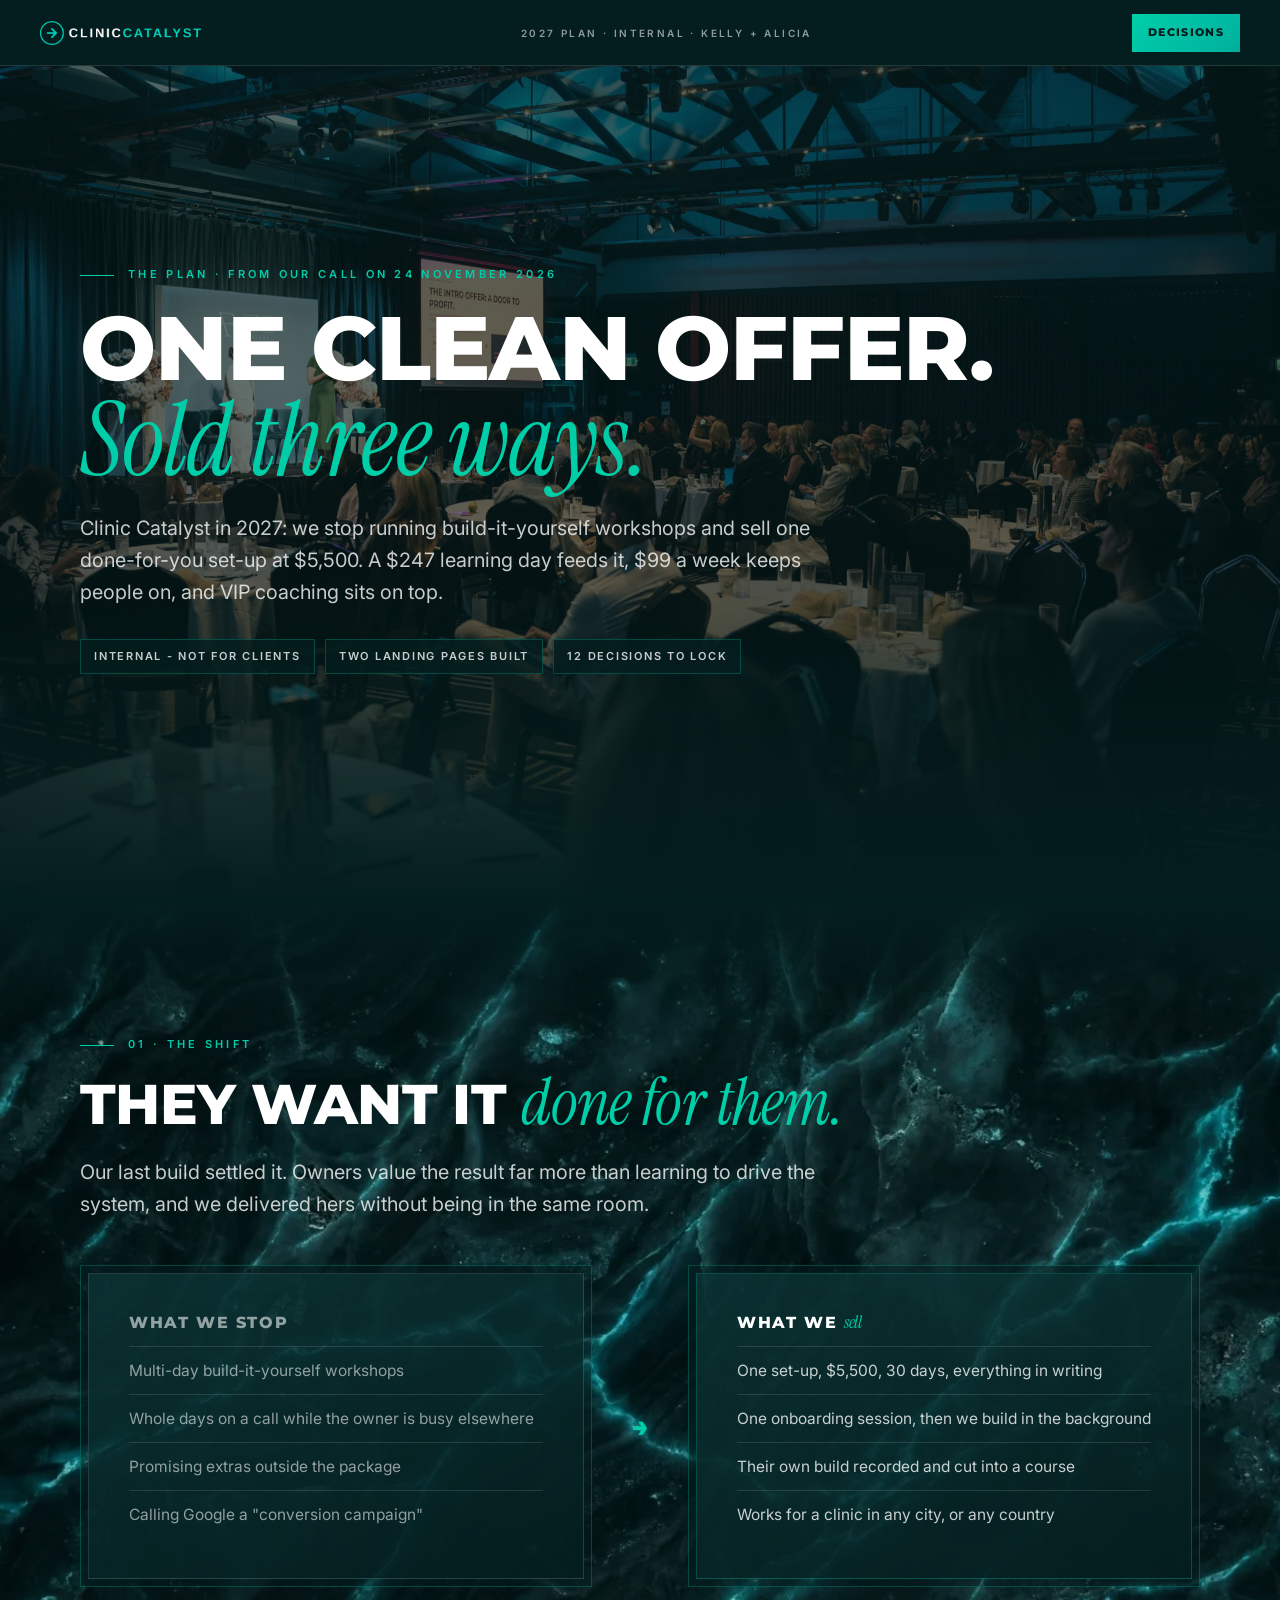
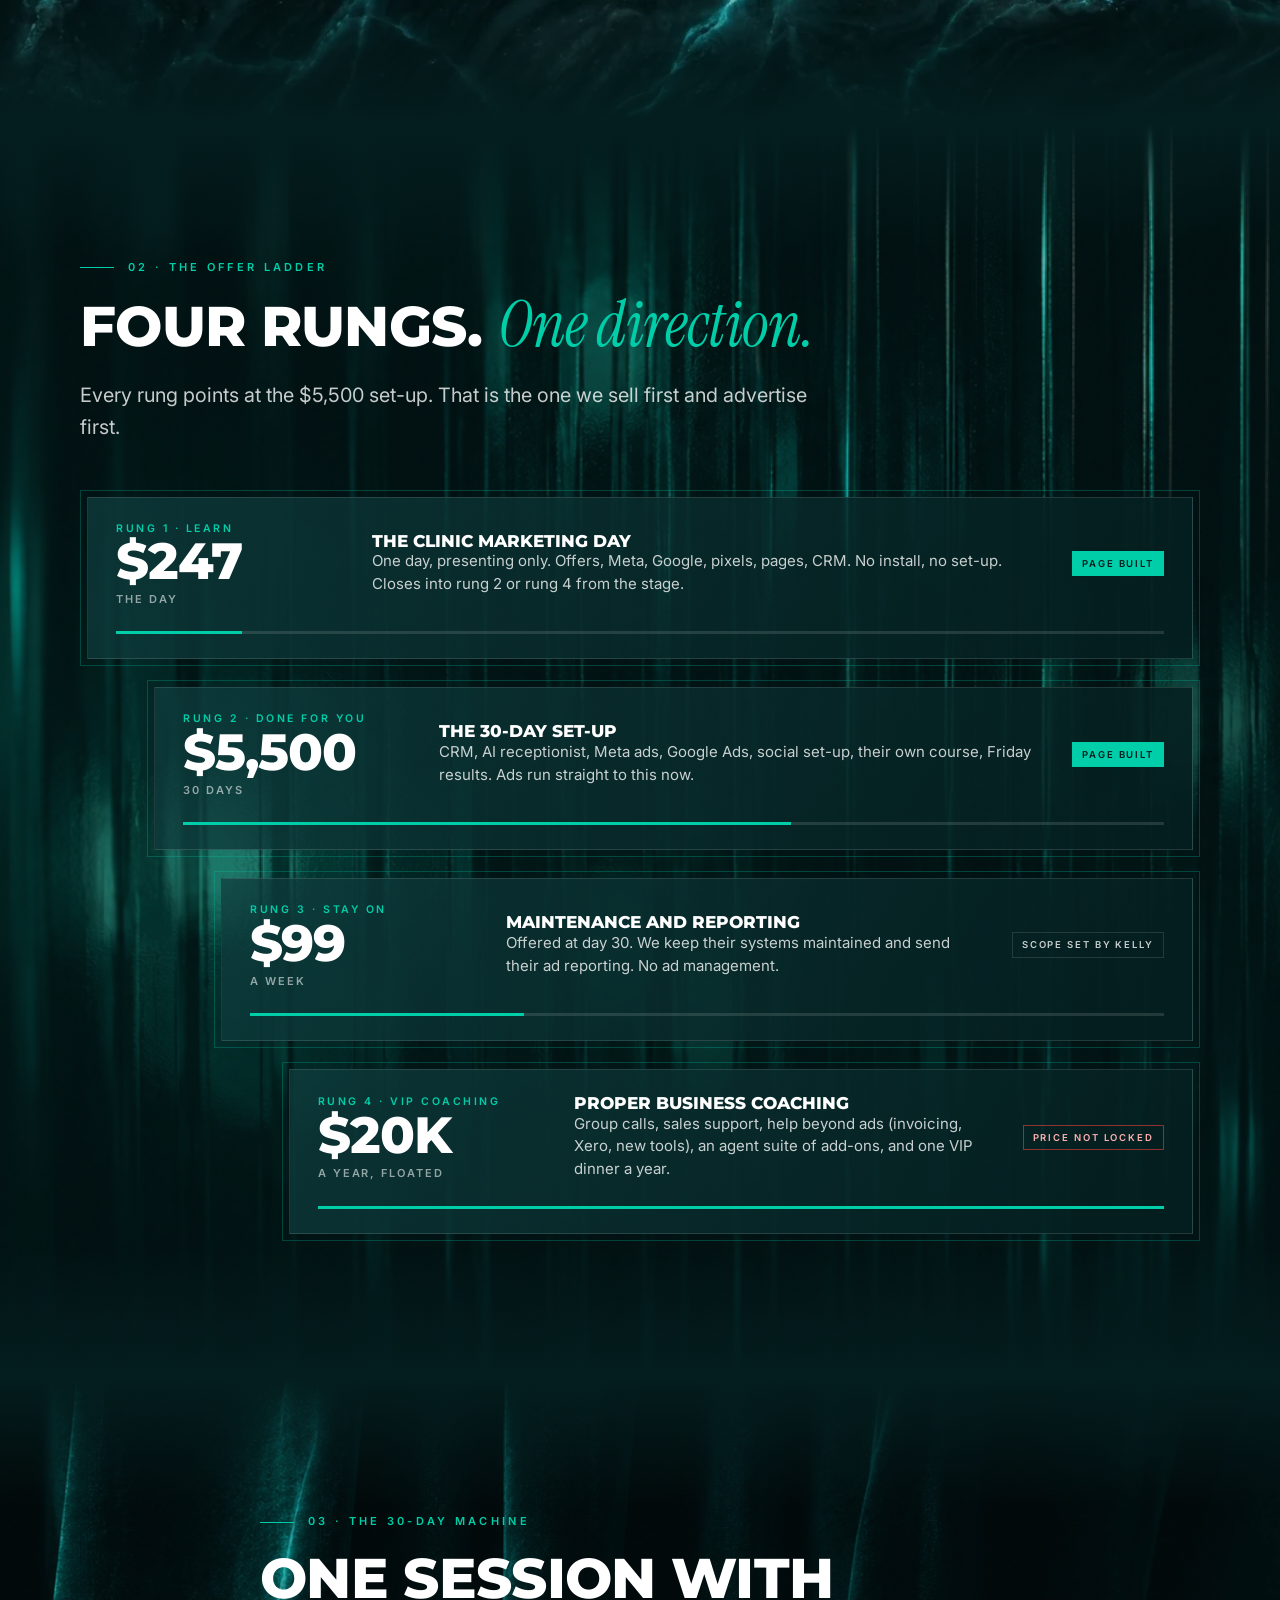
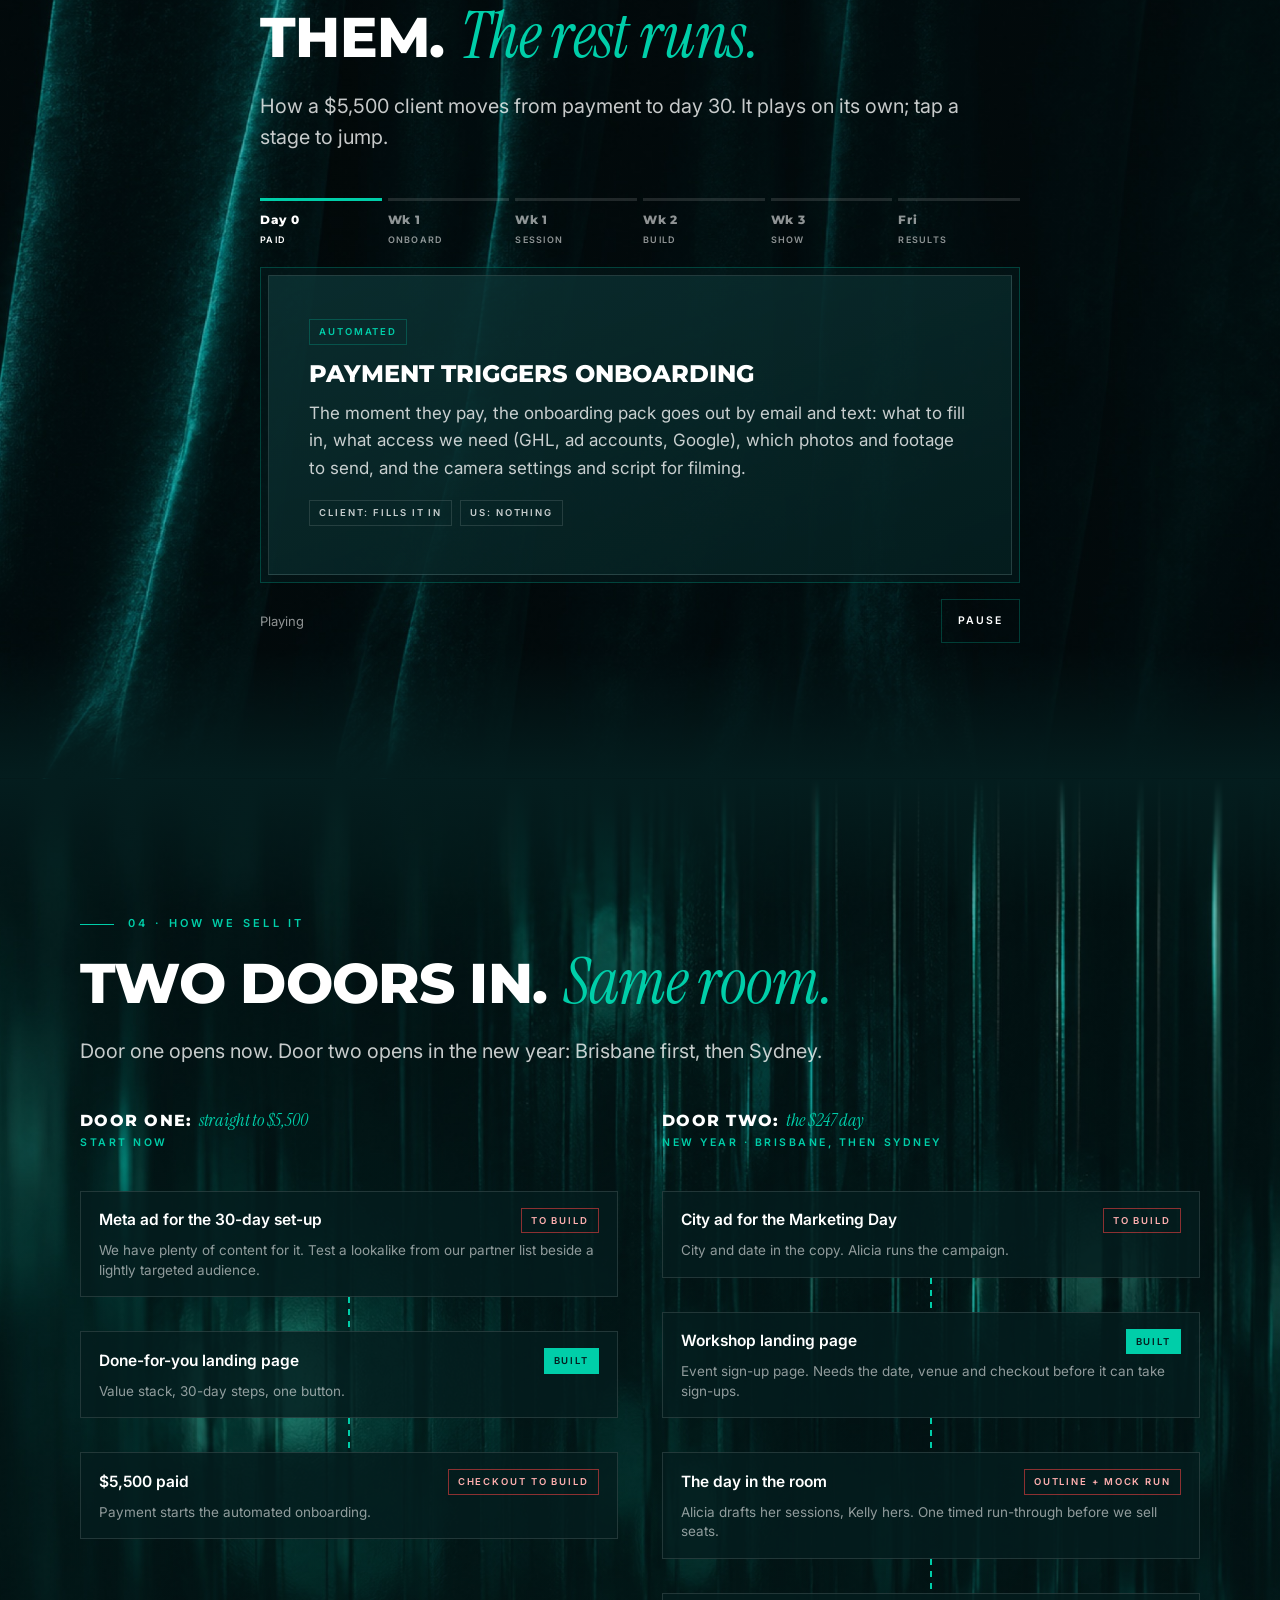
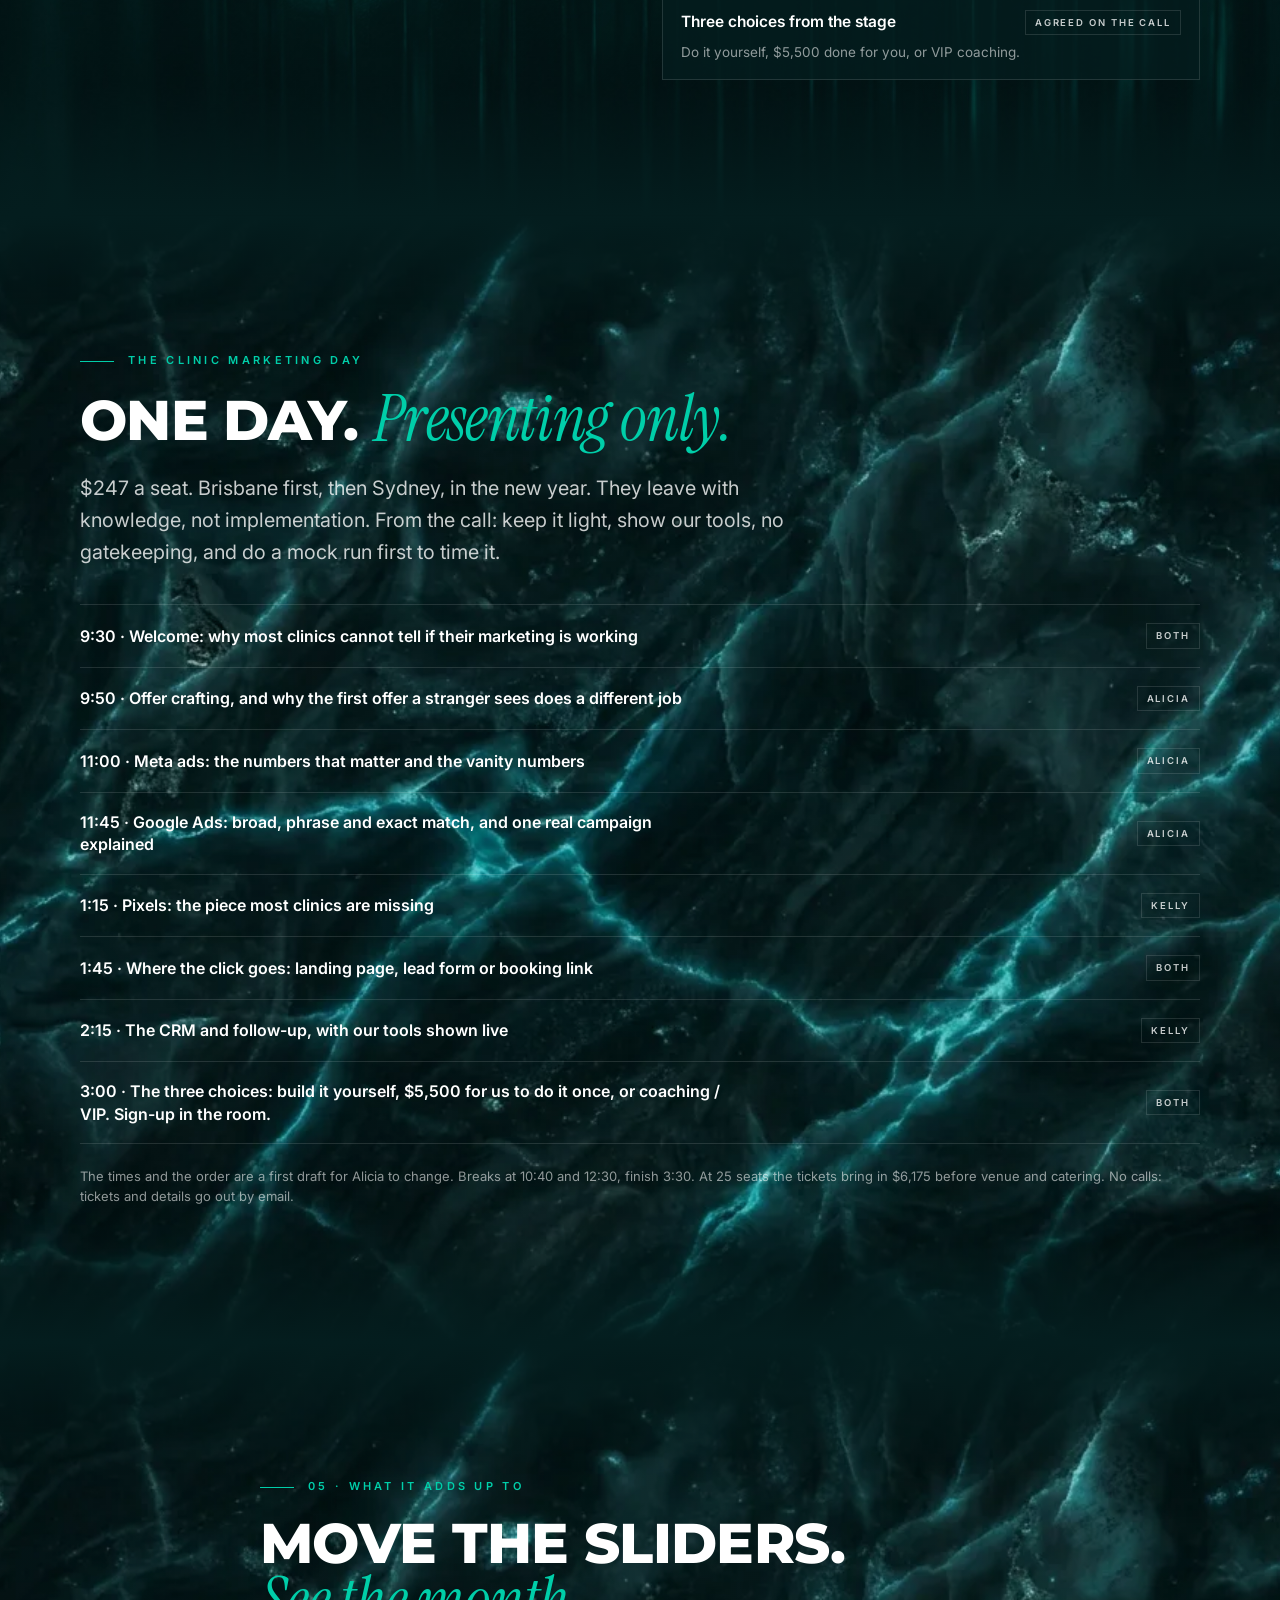
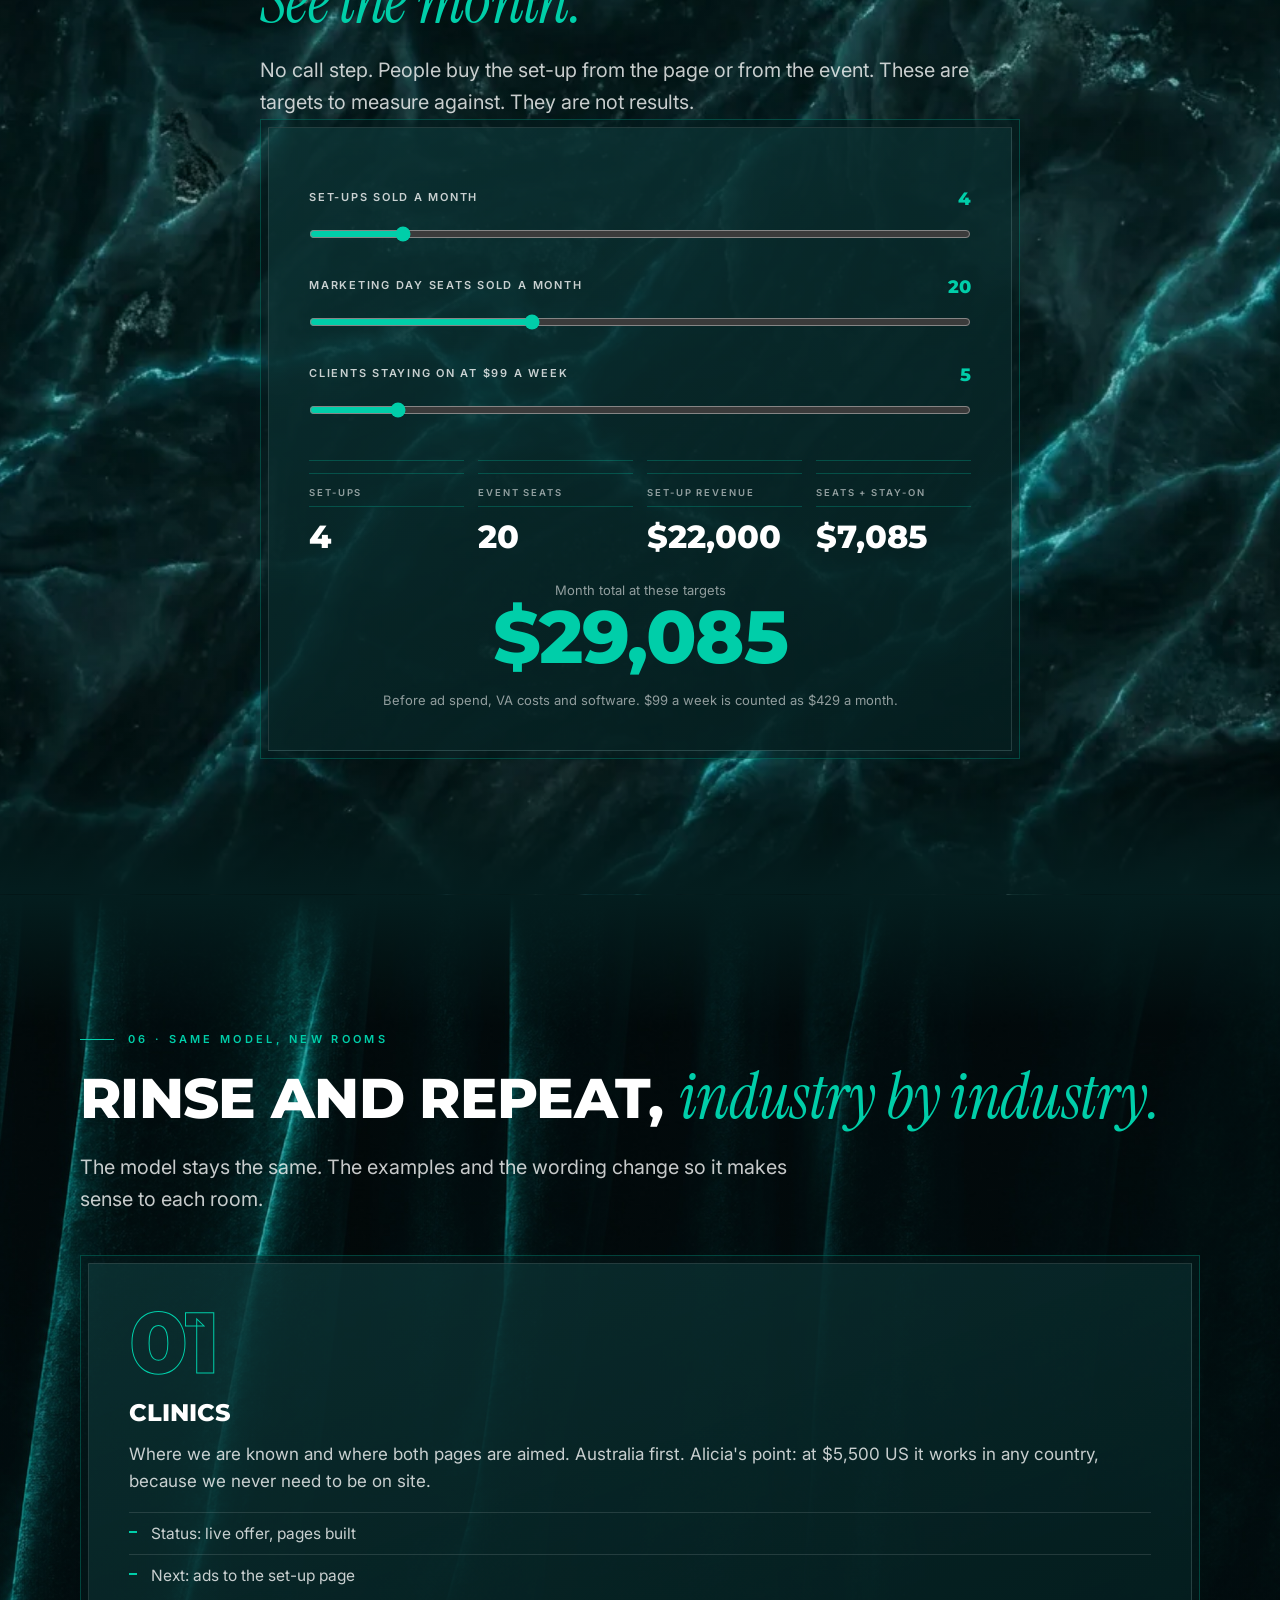
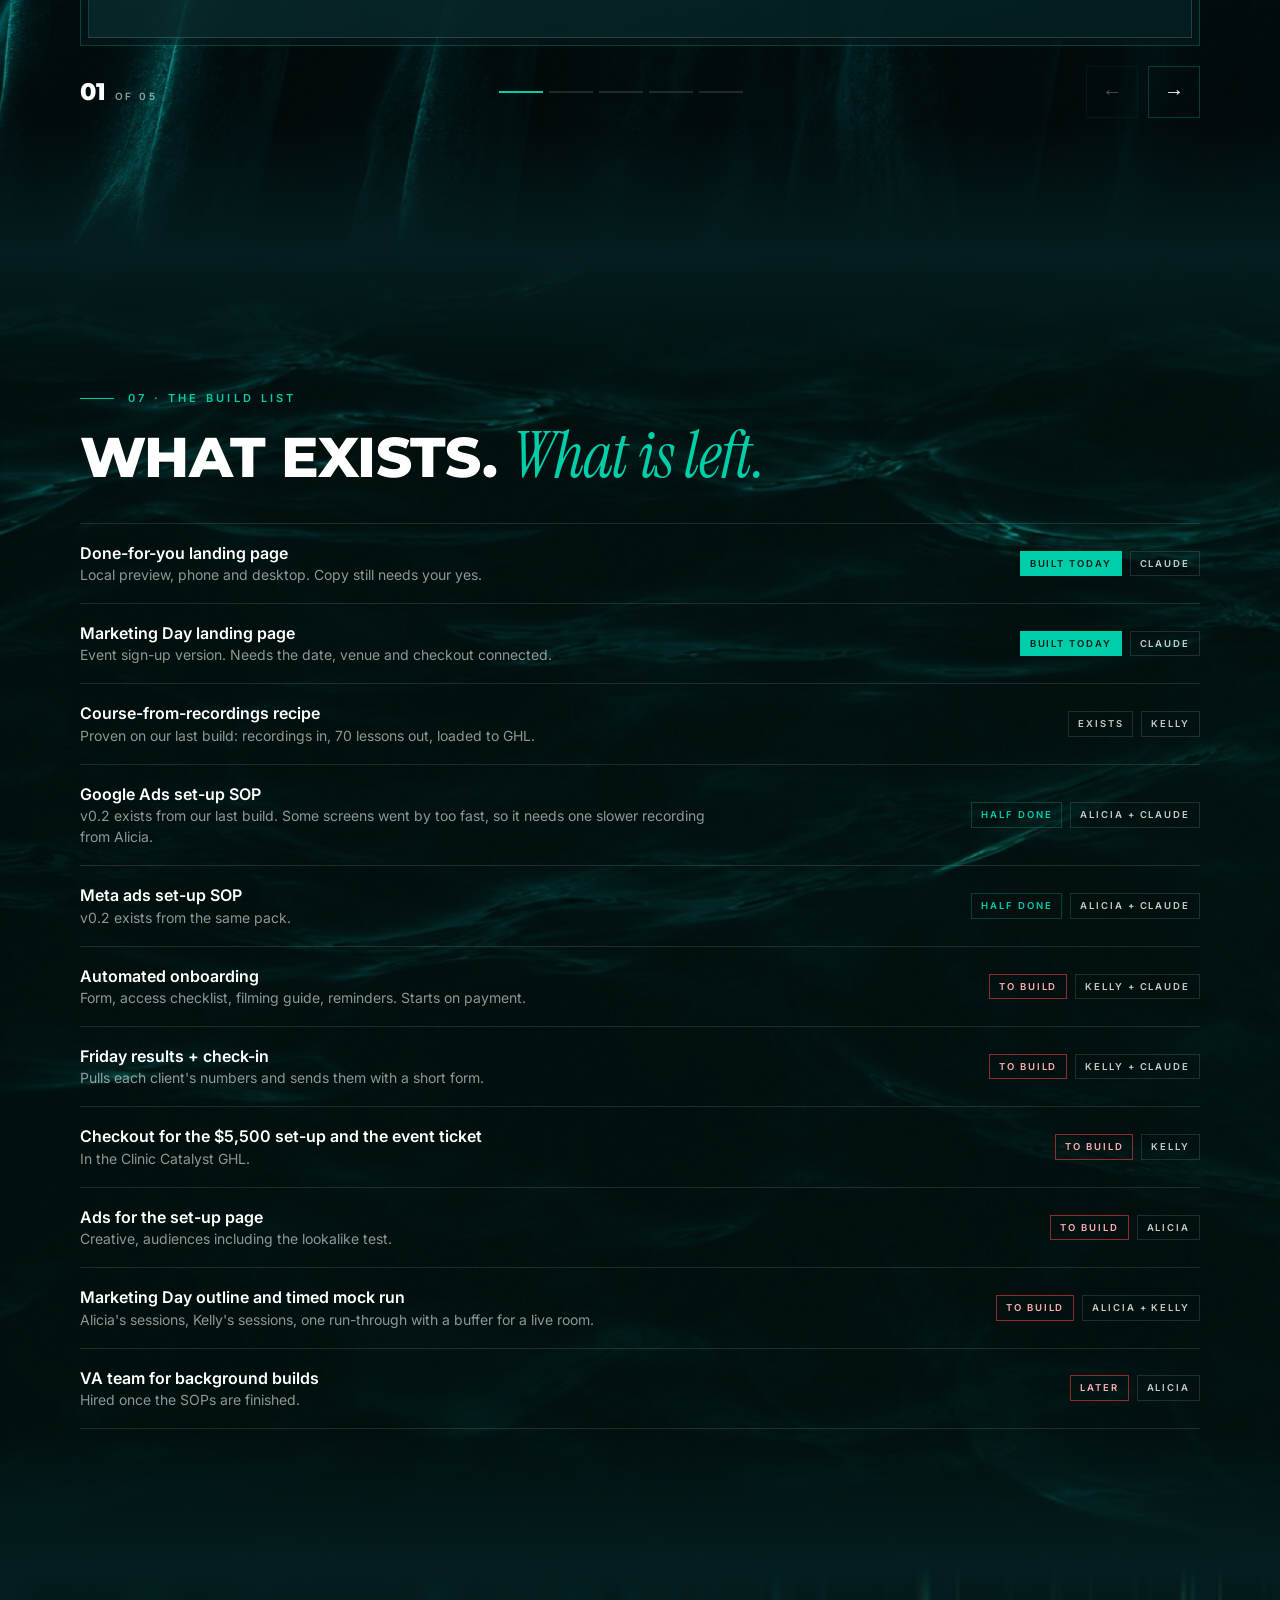
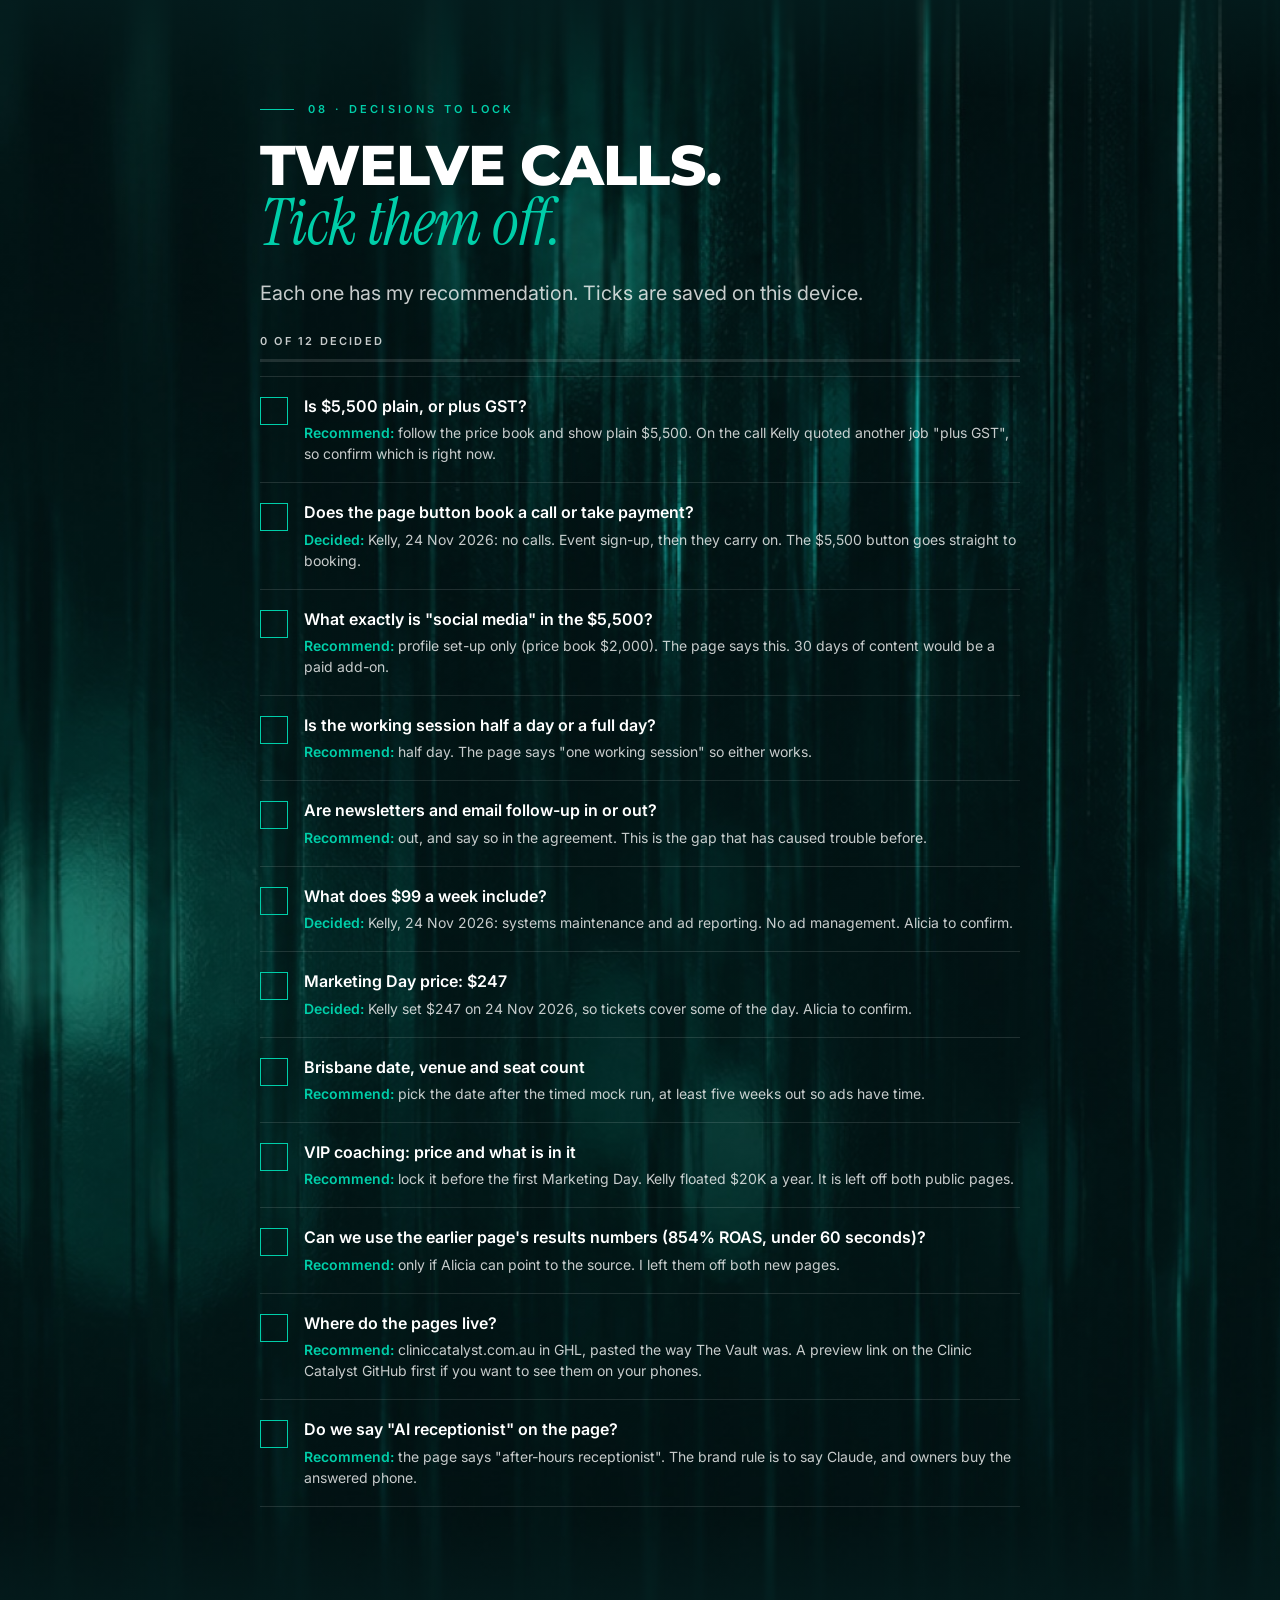
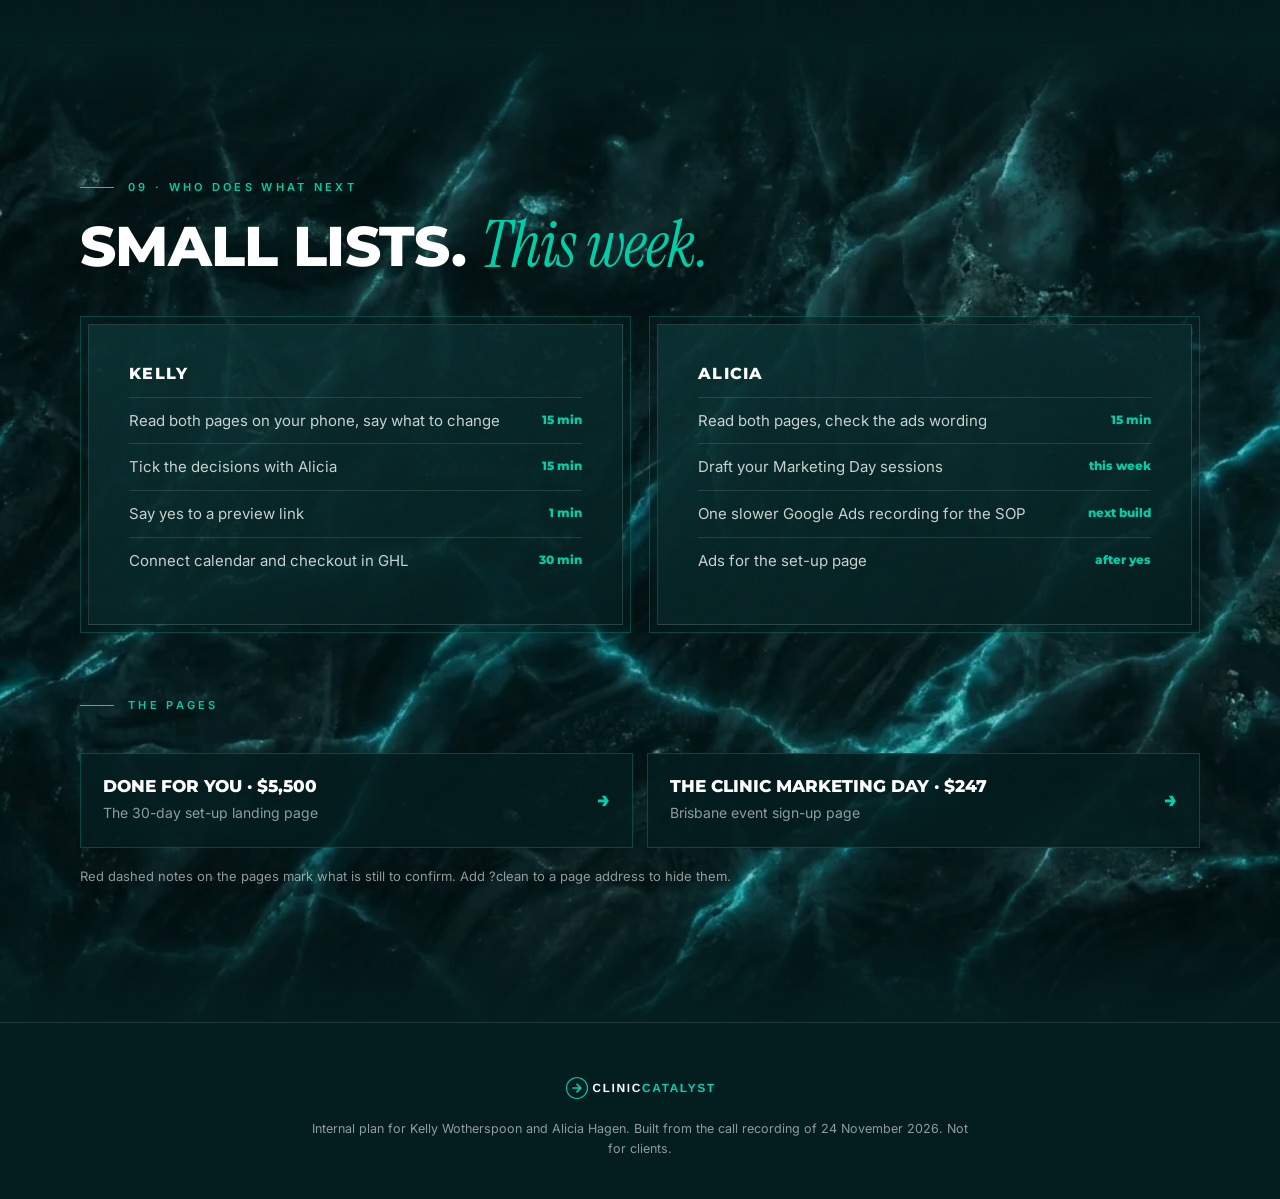
<file: plan/index.html>
<!DOCTYPE html>
<html lang="en-AU">
<head>
<meta charset="utf-8">
<meta name="viewport" content="width=device-width,initial-scale=1">
<meta name="robots" content="noindex,nofollow">
<title>Clinic Catalyst 2027 - The Plan (internal)</title>
<link rel="preconnect" href="https://fonts.googleapis.com"><link rel="preconnect" href="https://fonts.gstatic.com" crossorigin>
<link href="https://fonts.googleapis.com/css2?family=Inter:ital,wght@0,400;0,500;0,600;1,400&family=Montserrat:wght@800&display=swap" rel="stylesheet">
<link rel="icon" href="../media/icon.png">
<link rel="stylesheet" href="../media/cc.css">
<style>
.hero.plan{min-height:calc(100svh - var(--bar));display:flex;align-items:center}
.hero.plan h1{font-size:clamp(2.3rem,10.5vw,5.6rem)}
.hero.plan .fade{background:linear-gradient(to bottom,rgba(4,29,30,.5) 0,rgba(4,29,30,.35) 60%,var(--ink) 100%)}
.kick{display:flex;flex-wrap:wrap;gap:10px;margin-top:30px;list-style:none}
.kick li{font:600 11px/1 var(--text);letter-spacing:.16em;text-transform:uppercase;padding:11px 13px;border:1px solid var(--line);background:rgba(4,29,30,.8);color:var(--soft)}
.letters span{display:inline-block;opacity:0;transform:translateY(.5em);animation:up .7s cubic-bezier(.2,.7,.2,1) forwards}
@keyframes up{to{opacity:1;transform:none}}

/* the shift */
.shift{display:grid;gap:18px;margin-top:44px;align-items:stretch}
.shift .go{display:grid;place-items:center;font:800 28px/1 var(--display);color:var(--teal);height:44px;animation:nudge 1.8s ease-in-out infinite}
@keyframes nudge{50%{transform:translateY(8px)}}
.shift h3{font-size:1rem;letter-spacing:.1em}
.shift ul{list-style:none;margin-top:14px}
.shift li{padding:11px 0;border-top:1px solid var(--hair);font-size:15.5px;color:var(--soft)}
.shift .was h3,.shift .was li{color:var(--mute)}
.shift .now .in{border-color:var(--line)}

/* ladder */
.ladder{margin-top:46px;display:grid;gap:14px}
.rung{border:1px solid var(--line);padding:6px;opacity:0;transform:translateX(-40px);transition:opacity .8s ease,transform .8s cubic-bezier(.2,.7,.2,1)}
.ladder.in .rung{opacity:1;transform:none}
.ladder.in .rung:nth-child(2){transition-delay:.25s}.ladder.in .rung:nth-child(3){transition-delay:.5s}.ladder.in .rung:nth-child(4){transition-delay:.75s}
.rung .in{display:grid;grid-template-columns:1fr;gap:10px;padding:20px;border:1px solid var(--hair);background:linear-gradient(120deg,rgba(15,61,62,.75),rgba(4,29,30,.9));position:relative;overflow:hidden}
.rung .fill{height:3px;background:var(--hair)}
.rung .fill i{display:block;height:100%;width:0;background:var(--teal);transition:width 1.6s cubic-bezier(.2,.7,.2,1) .5s}
.ladder.in .rung .fill i{width:var(--w)}
.rung .step{font:600 10.5px/1.3 var(--text);letter-spacing:.24em;text-transform:uppercase;color:var(--teal)}
.rung .price{font:800 clamp(2rem,9vw,3.2rem)/1 var(--display);letter-spacing:-.02em}
.rung .price small{display:block;font:600 11px/1 var(--text);letter-spacing:.18em;text-transform:uppercase;color:var(--mute);margin-top:8px}
.rung h3{font-size:1.05rem}
.rung p{font-size:15px;color:var(--soft);line-height:1.5}
.rung .state{justify-self:start}
.chip{display:inline-block;font:600 9.5px/1 var(--text);letter-spacing:.2em;text-transform:uppercase;padding:7px 9px;border:1px solid var(--line);color:var(--teal)}
.chip.open{border-color:rgba(232,64,64,.6);color:#ffb0b0}
.chip.have{border-color:var(--hair);color:var(--soft)}
.chip.new{background:var(--teal);color:var(--ink);border-color:var(--teal)}

/* 30 day machine */
.days{margin-top:44px}
.days .ticks{display:grid;grid-template-columns:repeat(6,1fr);gap:6px}
.days .ticks button{background:none;border:0;border-top:3px solid var(--hair);padding:12px 0 0;color:var(--mute);font:800 12px/1.2 var(--display);letter-spacing:.06em;text-align:left;cursor:pointer;transition:border-color .4s,color .4s}
.days .ticks button span{display:block;font:600 9px/1.3 var(--text);letter-spacing:.14em;text-transform:uppercase;margin-top:6px}
.days .ticks button.on{border-top-color:var(--teal);color:var(--white)}
.days .ticks button.done{border-top-color:var(--tealdeep)}
.days .panel{display:none;margin-top:22px}
.days .panel.on{display:block;animation:fadein .6s ease}
@keyframes fadein{from{opacity:0;transform:translateY(12px)}}
.days .panel .in{min-height:300px}
.days .who{display:flex;flex-wrap:wrap;gap:8px;margin-top:18px}
.days p{color:var(--soft);margin-top:12px}
.days .ctl{display:flex;justify-content:space-between;align-items:center;margin-top:16px;gap:12px}
.days .ctl button{min-height:44px;padding:0 16px;background:none;border:1px solid var(--line);color:var(--white);font:600 10.5px/1 var(--text);letter-spacing:.2em;text-transform:uppercase;cursor:pointer}

/* funnel flow */
.flow{margin-top:40px;display:grid;gap:0}
.node{border:1px solid var(--hair);background:rgba(4,29,30,.82);padding:16px 18px;display:grid;grid-template-columns:1fr auto;gap:8px 14px;align-items:center}
.node .t{font:600 15.5px/1.35 var(--text)}
.node .d{grid-column:1/-1;font-size:13.5px;color:var(--mute);line-height:1.45}
.link{height:34px;width:2px;margin:0 auto;background:repeating-linear-gradient(to bottom,var(--teal) 0 6px,transparent 6px 12px);background-size:2px 12px;animation:flowy 0.9s linear infinite}
@keyframes flowy{to{background-position:0 12px}}
.lanes{display:grid;gap:44px;margin-top:10px}
.lane h3{font-size:1rem;letter-spacing:.08em;margin-top:34px}
.lane .when{font:600 10.5px/1.4 var(--text);letter-spacing:.24em;text-transform:uppercase;color:var(--teal);margin-top:6px}

/* calculator */
.calc label{display:flex;justify-content:space-between;gap:12px;font:600 11px/1.4 var(--text);letter-spacing:.16em;text-transform:uppercase;color:var(--soft);margin-top:22px}
.calc label b{font:800 1.1rem/1 var(--display);color:var(--teal);letter-spacing:0}
.calc input[type=range]{width:100%;margin-top:12px;accent-color:var(--teal);height:28px}
.calc .out{display:grid;grid-template-columns:1fr 1fr;gap:14px;margin-top:28px}
.calc .out div{border-top:1px solid var(--line);padding-top:12px}
.calc .out .k{font:600 9.5px/1.4 var(--text);letter-spacing:.2em;text-transform:uppercase;color:var(--mute)}
.calc .out .v{font:800 clamp(1.3rem,6vw,2rem)/1.1 var(--display);margin-top:6px}
.calc .big{margin-top:26px;text-align:center}
.calc .big .v{font:800 clamp(2.6rem,12vw,4.6rem)/1 var(--display);color:var(--teal);letter-spacing:-.02em}

/* lists */
.rows{margin-top:36px;border-top:1px solid var(--hair)}
.rows .r{display:grid;grid-template-columns:1fr;gap:8px;padding:18px 0;border-bottom:1px solid var(--hair)}
.rows .r .t{font:600 16px/1.4 var(--text)}
.rows .r .d{font-size:14px;color:var(--mute);line-height:1.5}
.rows .r .m{display:flex;flex-wrap:wrap;gap:8px}
.tick{display:grid;grid-template-columns:30px 1fr;gap:14px;align-items:start;padding:18px 0;border-bottom:1px solid var(--hair);cursor:pointer}
.tick input{appearance:none;-webkit-appearance:none;width:28px;height:28px;border:1px solid var(--teal);background:none;cursor:pointer;display:grid;place-items:center;margin-top:2px}
.tick input:checked{background:var(--teal)}
.tick input:checked::after{content:"";width:12px;height:6px;border-left:2px solid var(--ink);border-bottom:2px solid var(--ink);transform:rotate(-45deg) translateY(-2px)}
.tick .q{font:600 16px/1.4 var(--text)}
.tick .rec{font-size:14px;color:var(--soft);margin-top:5px;line-height:1.5}
.tick .rec em{font-style:normal;font-weight:600}
.tick input:checked + div .q{color:var(--mute);text-decoration:line-through;text-decoration-color:var(--teal)}
.prog{margin-top:26px;font:600 11px/1 var(--text);letter-spacing:.2em;text-transform:uppercase;color:var(--soft)}
.prog .meter{height:3px;background:var(--hair);margin-top:12px}.prog .meter i{display:block;height:100%;width:0;background:var(--teal);transition:width .5s}
.split{display:grid;gap:18px;margin-top:40px}
.split h3{font-size:1rem;letter-spacing:.08em}
.split ul{list-style:none;margin-top:14px}
.split li{display:grid;grid-template-columns:1fr auto;gap:12px;padding:12px 0;border-top:1px solid var(--hair);font-size:15px;color:var(--soft);line-height:1.45}
.split li span{font:800 12px/1.6 var(--display);color:var(--teal);white-space:nowrap}
.doors{display:grid;gap:14px;margin-top:40px}
.doors a{display:grid;grid-template-columns:1fr auto;gap:14px;align-items:center;text-decoration:none;border:1px solid var(--line);padding:22px;background:rgba(4,29,30,.85);transition:background .3s,border-color .3s}
.doors a:hover{background:var(--mid);border-color:var(--teal)}
.doors .t{font:800 1.05rem/1.2 var(--display);text-transform:uppercase}
.doors .d{font-size:14px;color:var(--mute);margin-top:6px}
.doors .a{font:800 22px/1 var(--display);color:var(--teal)}
@media (min-width:760px){
  .shift{grid-template-columns:1fr 60px 1fr}.shift .go{height:auto;animation-name:nudgex}
  .rung:nth-child(2){margin-left:6%}.rung:nth-child(3){margin-left:12%}.rung:nth-child(4){margin-left:18%}
  .rung .in{grid-template-columns:230px 1fr auto;align-items:center;gap:26px;padding:24px 28px}
  .rung .fill{grid-column:1/-1}
  .lanes{grid-template-columns:1fr 1fr}
  .rows .r{grid-template-columns:1.4fr 1fr;align-items:center}.rows .r .m{justify-content:flex-end}
  .split{grid-template-columns:1fr 1fr}.doors{grid-template-columns:1fr 1fr}
  .calc .out{grid-template-columns:repeat(4,1fr)}
}
@keyframes nudgex{50%{transform:translateX(8px)}}
</style>
<link rel="stylesheet" href="../media/plan-cinema.css">
</head>
<body>

<header class="bar" id="nav">
  <img src="../media/logo.png" alt="Clinic Catalyst">
  <span class="tag">2027 plan &middot; internal &middot; Kelly + Alicia</span>
  <a class="btn sm" href="#decide">Decisions</a>
</header>

<main>
<section class="hero plan" id="top">
  <div class="clip"><div class="bgimg" style="background-image:url(../media/site/room-wide.webp);background-position:50% 40%;opacity:.55"></div></div>
  <canvas class="field" aria-hidden="true"></canvas>
  <div class="fade"></div>
  <div class="wrap">
    <span class="eye rv">The plan &middot; from our call on 24 November 2026</span>
    <h1 class="letters" id="title" aria-label="One clean offer. Sold three ways.">One clean offer. <b>Sold three ways.</b></h1>
    <p class="lede rv d3">Clinic Catalyst in 2027: we stop running build-it-yourself workshops and sell one done-for-you set-up at $5,500. A $247 learning day feeds it, $99 a week keeps people on, and VIP coaching sits on top.</p>
    <ul class="kick rv d4">
      <li>Internal - not for clients</li>
      <li>Two landing pages built</li>
      <li>12 decisions to lock</li>
    </ul>
  </div>
</section>

<section class="tx tx-stone drift" id="shift">
  <div class="wrap">
    <span class="eye rv">01 &middot; The shift</span>
    <h2 class="rv d1">They want it <b>done for them.</b></h2>
    <p class="lede rv d2">Our last build settled it. Owners value the result far more than learning to drive the system, and we delivered hers without being in the same room.</p>
    <div class="shift">
      <div class="frame was rv"><div class="in"><h3>What we stop</h3><ul>
        <li>Multi-day build-it-yourself workshops</li>
        <li>Whole days on a call while the owner is busy elsewhere</li>
        <li>Promising extras outside the package</li>
        <li>Calling Google a "conversion campaign"</li>
      </ul></div></div>
      <div class="go" aria-hidden="true">&rarr;</div>
      <div class="frame now rv d1"><div class="in"><h3>What we <b>sell</b></h3><ul>
        <li>One set-up, $5,500, 30 days, everything in writing</li>
        <li>One onboarding session, then we build in the background</li>
        <li>Their own build recorded and cut into a course</li>
        <li>Works for a clinic in any city, or any country</li>
      </ul></div></div>
    </div>
  </div>
</section>

<section class="tx tx-grid" id="ladder">
  <div class="wrap">
    <span class="eye rv">02 &middot; The offer ladder</span>
    <h2 class="rv d1">Four rungs. <b>One direction.</b></h2>
    <p class="lede rv d2">Every rung points at the $5,500 set-up. That is the one we sell first and advertise first.</p>
    <div class="ladder rv">
      <div class="rung"><div class="in">
        <div><div class="step">Rung 1 &middot; learn</div><div class="price">$247<small>the day</small></div></div>
        <div><h3>The Clinic Marketing Day</h3><p>One day, presenting only. Offers, Meta, Google, pixels, pages, CRM. No install, no set-up. Closes into rung 2 or rung 4 from the stage.</p></div>
        <span class="chip new state">Page built</span>
        <div class="fill" style="--w:12%"><i></i></div>
      </div></div>
      <div class="rung"><div class="in">
        <div><div class="step">Rung 2 &middot; done for you</div><div class="price">$5,500<small>30 days</small></div></div>
        <div><h3>The 30-day set-up</h3><p>CRM, AI receptionist, Meta ads, Google Ads, social set-up, their own course, Friday results. Ads run straight to this now.</p></div>
        <span class="chip new state">Page built</span>
        <div class="fill" style="--w:62%"><i></i></div>
      </div></div>
      <div class="rung"><div class="in">
        <div><div class="step">Rung 3 &middot; stay on</div><div class="price">$99<small>a week</small></div></div>
        <div><h3>Maintenance and reporting</h3><p>Offered at day 30. We keep their systems maintained and send their ad reporting. No ad management.</p></div>
        <span class="chip have state">Scope set by Kelly</span>
        <div class="fill" style="--w:30%"><i></i></div>
      </div></div>
      <div class="rung"><div class="in">
        <div><div class="step">Rung 4 &middot; VIP coaching</div><div class="price">$20K<small>a year, floated</small></div></div>
        <div><h3>Proper business coaching</h3><p>Group calls, sales support, help beyond ads (invoicing, Xero, new tools), an agent suite of add-ons, and one VIP dinner a year.</p></div>
        <span class="chip open state">Price not locked</span>
        <div class="fill" style="--w:100%"><i></i></div>
      </div></div>
    </div>
  </div>
</section>

<section class="tx tx-fluted drift" id="machine">
  <div class="wrap narrow">
    <span class="eye rv">03 &middot; The 30-day machine</span>
    <h2 class="rv d1">One session with them. <b>The rest runs.</b></h2>
    <p class="lede rv d2">How a $5,500 client moves from payment to day 30. It plays on its own; tap a stage to jump.</p>
    <div class="days rv d2" id="days">
      <div class="ticks" role="tablist">
        <button>Day 0<span>Paid</span></button><button>Wk 1<span>Onboard</span></button><button>Wk 1<span>Session</span></button><button>Wk 2<span>Build</span></button><button>Wk 3<span>Show</span></button><button>Fri<span>Results</span></button>
      </div>
      <div class="panel frame"><div class="in"><span class="chip">Automated</span><h3 style="margin-top:16px">Payment triggers onboarding</h3><p>The moment they pay, the onboarding pack goes out by email and text: what to fill in, what access we need (GHL, ad accounts, Google), which photos and footage to send, and the camera settings and script for filming.</p><div class="who"><span class="chip have">Client: fills it in</span><span class="chip have">Us: nothing</span></div></div></div>
      <div class="panel frame"><div class="in"><span class="chip">Automated</span><h3 style="margin-top:16px">Everything is in before we meet</h3><p>GHL snapshot loaded, Business Brain installed, images in, ad account access granted. The session is booked only when the checklist is complete, so nobody turns up with nothing ready.</p><div class="who"><span class="chip have">Client: sends assets</span><span class="chip have">Team: checks the list</span></div></div></div>
      <div class="panel frame"><div class="in"><span class="chip new">Kelly + Alicia</span><h3 style="margin-top:16px">The one working session</h3><p>Offer creation with Alicia, system switched on with Kelly. Half a day or a full day (to decide). Recorded, so it becomes their course.</p><div class="who"><span class="chip have">Client: in the session</span><span class="chip have">Us: half or full day</span></div></div></div>
      <div class="panel frame"><div class="in"><span class="chip">Team, from SOPs</span><h3 style="margin-top:16px">Background build</h3><p>Meta campaign, Google Ads campaign, landing page, AI receptionist. Built from our SOPs by a VA team, checked by Alicia. The client carries on with their week.</p><div class="who"><span class="chip have">Client: nothing</span><span class="chip have">Alicia: checks ads</span></div></div></div>
      <div class="panel frame"><div class="in"><span class="chip new">Kelly or Alicia</span><h3 style="margin-top:16px">Show-back, and their course goes in</h3><p>We come back, show them what is live and the numbers to watch. Their recordings are cut into lessons and loaded as their own course, the way our last one was (70 lessons, about $3 to produce).</p><div class="who"><span class="chip have">Client: short call</span><span class="chip have">Course: automated cut</span></div></div></div>
      <div class="panel frame"><div class="in"><span class="chip">Automated</span><h3 style="margin-top:16px">Every Friday, then the day-30 offer</h3><p>A results message pulled from their accounts, plus a check-in form: how are you going, any concerns. At day 30 the same message offers $99 a week to stay on: systems maintenance and ad reporting, no ad management.</p><div class="who"><span class="chip have">Client: reads, replies</span><span class="chip have">Us: answer the form</span></div></div></div>
      <div class="ctl"><span class="small" id="daystate">Playing</span><button id="daytoggle" type="button">Pause</button></div>
    </div>
  </div>
</section>

<section class="tx tx-grid" id="sell">
  <div class="wrap">
    <span class="eye rv">04 &middot; How we sell it</span>
    <h2 class="rv d1">Two doors in. <b>Same room.</b></h2>
    <p class="lede rv d2">Door one opens now. Door two opens in the new year: Brisbane first, then Sydney.</p>
    <div class="lanes">
      <div class="lane rv">
        <h3>Door one: <b>straight to $5,500</b></h3><div class="when">Start now</div>
        <div class="flow">
          <div class="node"><div class="t">Meta ad for the 30-day set-up</div><span class="chip open">To build</span><div class="d">We have plenty of content for it. Test a lookalike from our partner list beside a lightly targeted audience.</div></div>
          <div class="link"></div>
          <div class="node"><div class="t">Done-for-you landing page</div><span class="chip new">Built</span><div class="d">Value stack, 30-day steps, one button.</div></div>
          <div class="link"></div>
          <div class="node"><div class="t">$5,500 paid</div><span class="chip open">Checkout to build</span><div class="d">Payment starts the automated onboarding.</div></div>
        </div>
      </div>
      <div class="lane rv d1">
        <h3>Door two: <b>the $247 day</b></h3><div class="when">New year &middot; Brisbane, then Sydney</div>
        <div class="flow">
          <div class="node"><div class="t">City ad for the Marketing Day</div><span class="chip open">To build</span><div class="d">City and date in the copy. Alicia runs the campaign.</div></div>
          <div class="link"></div>
          <div class="node"><div class="t">Workshop landing page</div><span class="chip new">Built</span><div class="d">Event sign-up page. Needs the date, venue and checkout before it can take sign-ups.</div></div>
          <div class="link"></div>
          <div class="node"><div class="t">The day in the room</div><span class="chip open">Outline + mock run</span><div class="d">Alicia drafts her sessions, Kelly hers. One timed run-through before we sell seats.</div></div>
          <div class="link"></div>
          <div class="node"><div class="t">Three choices from the stage</div><span class="chip have">Agreed on the call</span><div class="d">Do it yourself, $5,500 done for you, or VIP coaching.</div></div>
        </div>
      </div>
    </div>
  </div>
</section>

<section class="tx tx-stone" id="day">
  <div class="wrap">
    <span class="eye rv">The Clinic Marketing Day</span>
    <h2 class="rv d1">One day. <b>Presenting only.</b></h2>
    <p class="lede rv d2">$247 a seat. Brisbane first, then Sydney, in the new year. They leave with knowledge, not implementation. From the call: keep it light, show our tools, no gatekeeping, and do a mock run first to time it.</p>
    <div class="rows rv d2">
      <div class="r"><div><div class="t">9:30 &middot; Welcome: why most clinics cannot tell if their marketing is working</div></div><div class="m"><span class="chip have">Both</span></div></div>
      <div class="r"><div><div class="t">9:50 &middot; Offer crafting, and why the first offer a stranger sees does a different job</div></div><div class="m"><span class="chip have">Alicia</span></div></div>
      <div class="r"><div><div class="t">11:00 &middot; Meta ads: the numbers that matter and the vanity numbers</div></div><div class="m"><span class="chip have">Alicia</span></div></div>
      <div class="r"><div><div class="t">11:45 &middot; Google Ads: broad, phrase and exact match, and one real campaign explained</div></div><div class="m"><span class="chip have">Alicia</span></div></div>
      <div class="r"><div><div class="t">1:15 &middot; Pixels: the piece most clinics are missing</div></div><div class="m"><span class="chip have">Kelly</span></div></div>
      <div class="r"><div><div class="t">1:45 &middot; Where the click goes: landing page, lead form or booking link</div></div><div class="m"><span class="chip have">Both</span></div></div>
      <div class="r"><div><div class="t">2:15 &middot; The CRM and follow-up, with our tools shown live</div></div><div class="m"><span class="chip have">Kelly</span></div></div>
      <div class="r"><div><div class="t">3:00 &middot; The three choices: build it yourself, $5,500 for us to do it once, or coaching / VIP. Sign-up in the room.</div></div><div class="m"><span class="chip have">Both</span></div></div>
    </div>
    <p class="small rv" style="margin-top:22px">The times and the order are a first draft for Alicia to change. Breaks at 10:40 and 12:30, finish 3:30. At 25 seats the tickets bring in $6,175 before venue and catering. No calls: tickets and details go out by email.</p>
  </div>
</section>

<section class="tx tx-stone drift" id="numbers">
  <div class="wrap narrow">
    <span class="eye rv">05 &middot; What it adds up to</span>
    <h2 class="rv d1">Move the sliders. <b>See the month.</b></h2>
    <p class="lede rv d2">No call step. People buy the set-up from the page or from the event. These are targets to measure against. They are not results.</p>
    <div class="frame calc rv d2"><div class="in">
      <label for="s1">Set-ups sold a month <b id="o1">4</b></label>
      <input id="s1" type="range" min="0" max="30" value="4">
      <label for="s2">Marketing Day seats sold a month <b id="o2">20</b></label>
      <input id="s2" type="range" min="0" max="60" value="20">
      <label for="s3">Clients staying on at $99 a week <b id="o3">5</b></label>
      <input id="s3" type="range" min="0" max="40" value="5">
      <div class="out">
        <div><div class="k">Set-ups</div><div class="v" id="v1">4</div></div>
        <div><div class="k">Event seats</div><div class="v" id="v2">20</div></div>
        <div><div class="k">Set-up revenue</div><div class="v" id="v3">$22,000</div></div>
        <div><div class="k">Seats + stay-on</div><div class="v" id="v4">$6,145</div></div>
      </div>
      <div class="big"><div class="k small">Month total at these targets</div><div class="v" id="v5">$28,145</div></div>
      <p class="small" style="margin-top:16px;text-align:center">Before ad spend, VA costs and software. $99 a week is counted as $429 a month.</p>
    </div></div>
  </div>
</section>

<section class="tx tx-fluted drift" id="rooms">
  <div class="wrap">
    <span class="eye rv">06 &middot; Same model, new rooms</span>
    <h2 class="rv d1">Rinse and repeat, <b>industry by industry.</b></h2>
    <p class="lede rv d2">The model stays the same. The examples and the wording change so it makes sense to each room.</p>
    <div class="flick rv d2">
      <div class="track">
        <div class="slide"><div class="frame"><div class="in"><div class="no">01</div><h3>Clinics</h3><p>Where we are known and where both pages are aimed. Australia first. Alicia's point: at $5,500 US it works in any country, because we never need to be on site.</p><ul><li>Status: live offer, pages built</li><li>Next: ads to the set-up page</li></ul></div></div></div>
        <div class="slide"><div class="frame"><div class="in"><div class="no">02</div><h3>Real estate</h3><p>Agents now have to work for listings and need a personal brand. Kelly has one agent asking for the full done-for-you suite, starting January. Ballpark given: $7K set-up then $5.5K a month managed, or $10K set-up with content. Not yet a quote.</p><ul><li>Status: one warm lead</li><li>Next: Kelly and Alicia agree the real quote</li></ul></div></div></div>
        <div class="slide"><div class="frame"><div class="in"><div class="no">03</div><h3>Trades</h3><p>Alicia's name for it: Trade Catalyst. Kelly's voice-to-quote tool for James is the hero product: speak the job, quote goes out, approved scope lands with the crew.</p><ul><li>Status: one tool live with one client</li><li>Next: decide if it is a product</li></ul></div></div></div>
        <div class="slide"><div class="frame"><div class="in"><div class="no">04</div><h3>Spiritual businesses</h3><p>Same $247 learn day. Their ladder is readings, then group, then retreat. Lower spending power, so the day itself needs to earn. Kelly has about 13,000 contacts from the awards for a lookalike or a low-cost Christmas offer.</p><ul><li>Status: idea only</li><li>Next: park until clinics are selling</li></ul></div></div></div>
        <div class="slide"><div class="frame"><div class="in"><div class="no">05</div><h3>NDIS providers</h3><p>The registration work is templates. We could template and automate it ourselves. A hard market to sell into, and the current prospect has gone quiet.</p><ul><li>Status: idea only</li><li>Next: park</li></ul></div></div></div>
      </div>
      <div class="ctl">
        <div class="count"><span class="cur">01</span><small>of <span class="tot">05</span></small></div>
        <div class="dots" aria-hidden="true"></div>
        <div class="nav"><button class="prev" aria-label="Previous">&larr;</button><button class="next" aria-label="Next">&rarr;</button></div>
      </div>
    </div>
  </div>
</section>

<section id="build" style="background:var(--ink)">
  <div class="wrap">
    <span class="eye rv">07 &middot; The build list</span>
    <h2 class="rv d1">What exists. <b>What is left.</b></h2>
    <div class="rows rv d2">
      <div class="r"><div><div class="t">Done-for-you landing page</div><div class="d">Local preview, phone and desktop. Copy still needs your yes.</div></div><div class="m"><span class="chip new">Built today</span><span class="chip have">Claude</span></div></div>
      <div class="r"><div><div class="t">Marketing Day landing page</div><div class="d">Event sign-up version. Needs the date, venue and checkout connected.</div></div><div class="m"><span class="chip new">Built today</span><span class="chip have">Claude</span></div></div>
      <div class="r"><div><div class="t">Course-from-recordings recipe</div><div class="d">Proven on our last build: recordings in, 70 lessons out, loaded to GHL.</div></div><div class="m"><span class="chip have">Exists</span><span class="chip have">Kelly</span></div></div>
      <div class="r"><div><div class="t">Google Ads set-up SOP</div><div class="d">v0.2 exists from our last build. Some screens went by too fast, so it needs one slower recording from Alicia.</div></div><div class="m"><span class="chip">Half done</span><span class="chip have">Alicia + Claude</span></div></div>
      <div class="r"><div><div class="t">Meta ads set-up SOP</div><div class="d">v0.2 exists from the same pack.</div></div><div class="m"><span class="chip">Half done</span><span class="chip have">Alicia + Claude</span></div></div>
      <div class="r"><div><div class="t">Automated onboarding</div><div class="d">Form, access checklist, filming guide, reminders. Starts on payment.</div></div><div class="m"><span class="chip open">To build</span><span class="chip have">Kelly + Claude</span></div></div>
      <div class="r"><div><div class="t">Friday results + check-in</div><div class="d">Pulls each client's numbers and sends them with a short form.</div></div><div class="m"><span class="chip open">To build</span><span class="chip have">Kelly + Claude</span></div></div>
      <div class="r"><div><div class="t">Checkout for the $5,500 set-up and the event ticket</div><div class="d">In the Clinic Catalyst GHL.</div></div><div class="m"><span class="chip open">To build</span><span class="chip have">Kelly</span></div></div>
      <div class="r"><div><div class="t">Ads for the set-up page</div><div class="d">Creative, audiences including the lookalike test.</div></div><div class="m"><span class="chip open">To build</span><span class="chip have">Alicia</span></div></div>
      <div class="r"><div><div class="t">Marketing Day outline and timed mock run</div><div class="d">Alicia's sessions, Kelly's sessions, one run-through with a buffer for a live room.</div></div><div class="m"><span class="chip open">To build</span><span class="chip have">Alicia + Kelly</span></div></div>
      <div class="r"><div><div class="t">VA team for background builds</div><div class="d">Hired once the SOPs are finished.</div></div><div class="m"><span class="chip open">Later</span><span class="chip have">Alicia</span></div></div>
    </div>
  </div>
</section>

<section class="tx tx-grid" id="decide">
  <div class="wrap narrow">
    <span class="eye rv">08 &middot; Decisions to lock</span>
    <h2 class="rv d1">Twelve calls. <b>Tick them off.</b></h2>
    <p class="lede rv d2">Each one has my recommendation. Ticks are saved on this device.</p>
    <div class="prog rv"><span id="progt">0 of 12 decided</span><div class="meter"><i id="progb"></i></div></div>
    <div id="ticks" class="rv" style="margin-top:14px;border-top:1px solid var(--hair)">
      <label class="tick"><input type="checkbox"><div><div class="q">Is $5,500 plain, or plus GST?</div><div class="rec"><em>Recommend:</em> follow the price book and show plain $5,500. On the call Kelly quoted another job "plus GST", so confirm which is right now.</div></div></label>
      <label class="tick"><input type="checkbox"><div><div class="q">Does the page button book a call or take payment?</div><div class="rec"><em>Decided:</em> Kelly, 24 Nov 2026: no calls. Event sign-up, then they carry on. The $5,500 button goes straight to booking.</div></div></label>
      <label class="tick"><input type="checkbox"><div><div class="q">What exactly is "social media" in the $5,500?</div><div class="rec"><em>Recommend:</em> profile set-up only (price book $2,000). The page says this. 30 days of content would be a paid add-on.</div></div></label>
      <label class="tick"><input type="checkbox"><div><div class="q">Is the working session half a day or a full day?</div><div class="rec"><em>Recommend:</em> half day. The page says "one working session" so either works.</div></div></label>
      <label class="tick"><input type="checkbox"><div><div class="q">Are newsletters and email follow-up in or out?</div><div class="rec"><em>Recommend:</em> out, and say so in the agreement. This is the gap that has caused trouble before.</div></div></label>
      <label class="tick"><input type="checkbox"><div><div class="q">What does $99 a week include?</div><div class="rec"><em>Decided:</em> Kelly, 24 Nov 2026: systems maintenance and ad reporting. No ad management. Alicia to confirm.</div></div></label>
      <label class="tick"><input type="checkbox"><div><div class="q">Marketing Day price: $247</div><div class="rec"><em>Decided:</em> Kelly set $247 on 24 Nov 2026, so tickets cover some of the day. Alicia to confirm.</div></div></label>
      <label class="tick"><input type="checkbox"><div><div class="q">Brisbane date, venue and seat count</div><div class="rec"><em>Recommend:</em> pick the date after the timed mock run, at least five weeks out so ads have time.</div></div></label>
      <label class="tick"><input type="checkbox"><div><div class="q">VIP coaching: price and what is in it</div><div class="rec"><em>Recommend:</em> lock it before the first Marketing Day. Kelly floated $20K a year. It is left off both public pages.</div></div></label>
      <label class="tick"><input type="checkbox"><div><div class="q">Can we use the earlier page's results numbers (854% ROAS, under 60 seconds)?</div><div class="rec"><em>Recommend:</em> only if Alicia can point to the source. I left them off both new pages.</div></div></label>
      <label class="tick"><input type="checkbox"><div><div class="q">Where do the pages live?</div><div class="rec"><em>Recommend:</em> cliniccatalyst.com.au in GHL, pasted the way The Vault was. A preview link on the Clinic Catalyst GitHub first if you want to see them on your phones.</div></div></label>
      <label class="tick"><input type="checkbox"><div><div class="q">Do we say "AI receptionist" on the page?</div><div class="rec"><em>Recommend:</em> the page says "after-hours receptionist". The brand rule is to say Claude, and owners buy the answered phone.</div></div></label>
    </div>
  </div>
</section>

<section class="tx tx-stone" id="who">
  <div class="wrap">
    <span class="eye rv">09 &middot; Who does what next</span>
    <h2 class="rv d1">Small lists. <b>This week.</b></h2>
    <div class="split">
      <div class="frame rv"><div class="in"><h3>Kelly</h3><ul>
        <li>Read both pages on your phone, say what to change <span>15 min</span></li>
        <li>Tick the decisions with Alicia <span>15 min</span></li>
        <li>Say yes to a preview link <span>1 min</span></li>
        <li>Connect calendar and checkout in GHL <span>30 min</span></li>
      </ul></div></div>
      <div class="frame rv d1"><div class="in"><h3>Alicia</h3><ul>
        <li>Read both pages, check the ads wording <span>15 min</span></li>
        <li>Draft your Marketing Day sessions <span>this week</span></li>
        <li>One slower Google Ads recording for the SOP <span>next build</span></li>
        <li>Ads for the set-up page <span>after yes</span></li>
      </ul></div></div>
    </div>

    <span class="eye rv" style="margin-top:64px">The pages</span>
    <div class="doors rv">
      <a href="../done-for-you/index.html"><div><div class="t">Done for you &middot; $5,500</div><div class="d">The 30-day set-up landing page</div></div><div class="a">&rarr;</div></a>
      <a href="../workshop/index.html"><div><div class="t">The Clinic Marketing Day &middot; $247</div><div class="d">Brisbane event sign-up page</div></div><div class="a">&rarr;</div></a>
    </div>
    <p class="small rv" style="margin-top:18px">Red dashed notes on the pages mark what is still to confirm. Add ?clean to a page address to hide them.</p>
  </div>
</section>
</main>

<footer>
  <img src="../media/logo.png" alt="Clinic Catalyst">
  <p>Internal plan for Kelly Wotherspoon and Alicia Hagen. Built from the call recording of 24 November 2026. Not for clients.</p>
</footer>

<script src="../media/cc.js"></script>
<script>
(function(){
  var calm = matchMedia('(prefers-reduced-motion: reduce)').matches;
  /* title: letters rise one by one, words kept whole so lines break cleanly */
  var h = document.getElementById('title');
  if(!calm){
    var d = 0;
    (function walk(node){
      Array.prototype.slice.call(node.childNodes).forEach(function(c){
        if(c.nodeType===3){
          var f = document.createDocumentFragment();
          c.textContent.split(/(\s+)/).forEach(function(w){
            if(!w) return; if(/^\s+$/.test(w)){ f.appendChild(document.createTextNode(' ')); return; }
            var word = document.createElement('span'); word.style.cssText='display:inline-block;opacity:1;transform:none;animation:none;white-space:nowrap';
            w.split('').forEach(function(ch){ var s = document.createElement('span'); s.textContent = ch; s.style.animationDelay = (d+=0.028)+'s'; word.appendChild(s); });
            f.appendChild(word);
          });
          node.replaceChild(f,c);
        } else if(c.nodeType===1) walk(c);
      });
    })(h);
  }
  h.classList.remove('letters'); h.classList.add('letters');

  /* 30-day machine */
  var box = document.getElementById('days'), tabs = box.querySelectorAll('.ticks button'), panels = box.querySelectorAll('.panel'), k = 0, playing = !calm, timer;
  var st = document.getElementById('daystate'), tg = document.getElementById('daytoggle');
  function show(i){ k = i; tabs.forEach(function(t,j){ t.classList.toggle('on', j===i); t.classList.toggle('done', j<i); }); panels.forEach(function(p,j){ p.classList.toggle('on', j===i); }); }
  function play(){ clearInterval(timer); if(playing) timer = setInterval(function(){ show((k+1)%panels.length); }, 4200); st.textContent = playing ? 'Playing' : 'Paused'; tg.textContent = playing ? 'Pause' : 'Play'; }
  tabs.forEach(function(t,i){ t.addEventListener('click', function(){ playing = false; show(i); play(); }); });
  tg.addEventListener('click', function(){ playing = !playing; play(); });
  show(0); play();

  /* calculator */
  var $ = function(id){ return document.getElementById(id); }, money = function(n){ return '$'+Math.round(n).toLocaleString('en-AU'); };
  function calc(){
    var a = +$('s1').value, b = +$('s2').value, c = +$('s3').value, shows = a, buys = b, setup = a*5500, other = b*247 + c*429;
    $('o1').textContent = a; $('o2').textContent = b; $('o3').textContent = c;
    $('v1').textContent = shows; $('v2').textContent = buys; $('v3').textContent = money(setup); $('v4').textContent = money(other); $('v5').textContent = money(setup+other);
  }
  ['s1','s2','s3'].forEach(function(i){ $(i).addEventListener('input', calc); }); calc();

  /* decisions */
  var boxes = document.querySelectorAll('#ticks input'), KEY = 'cc-2027-decisions', saved = {};
  try{ saved = JSON.parse(localStorage.getItem(KEY)||'{}'); }catch(e){}
  function prog(){ var n = 0; boxes.forEach(function(b){ if(b.checked) n++; }); $('progt').textContent = n+' of '+boxes.length+' decided'; $('progb').style.width = (n/boxes.length*100)+'%'; }
  boxes.forEach(function(b,i){ b.checked = !!saved[i]; b.addEventListener('change', function(){ saved[i] = b.checked; try{ localStorage.setItem(KEY, JSON.stringify(saved)); }catch(e){} prog(); }); });
  prog();
})();
</script>
</body>
</html>
</file>
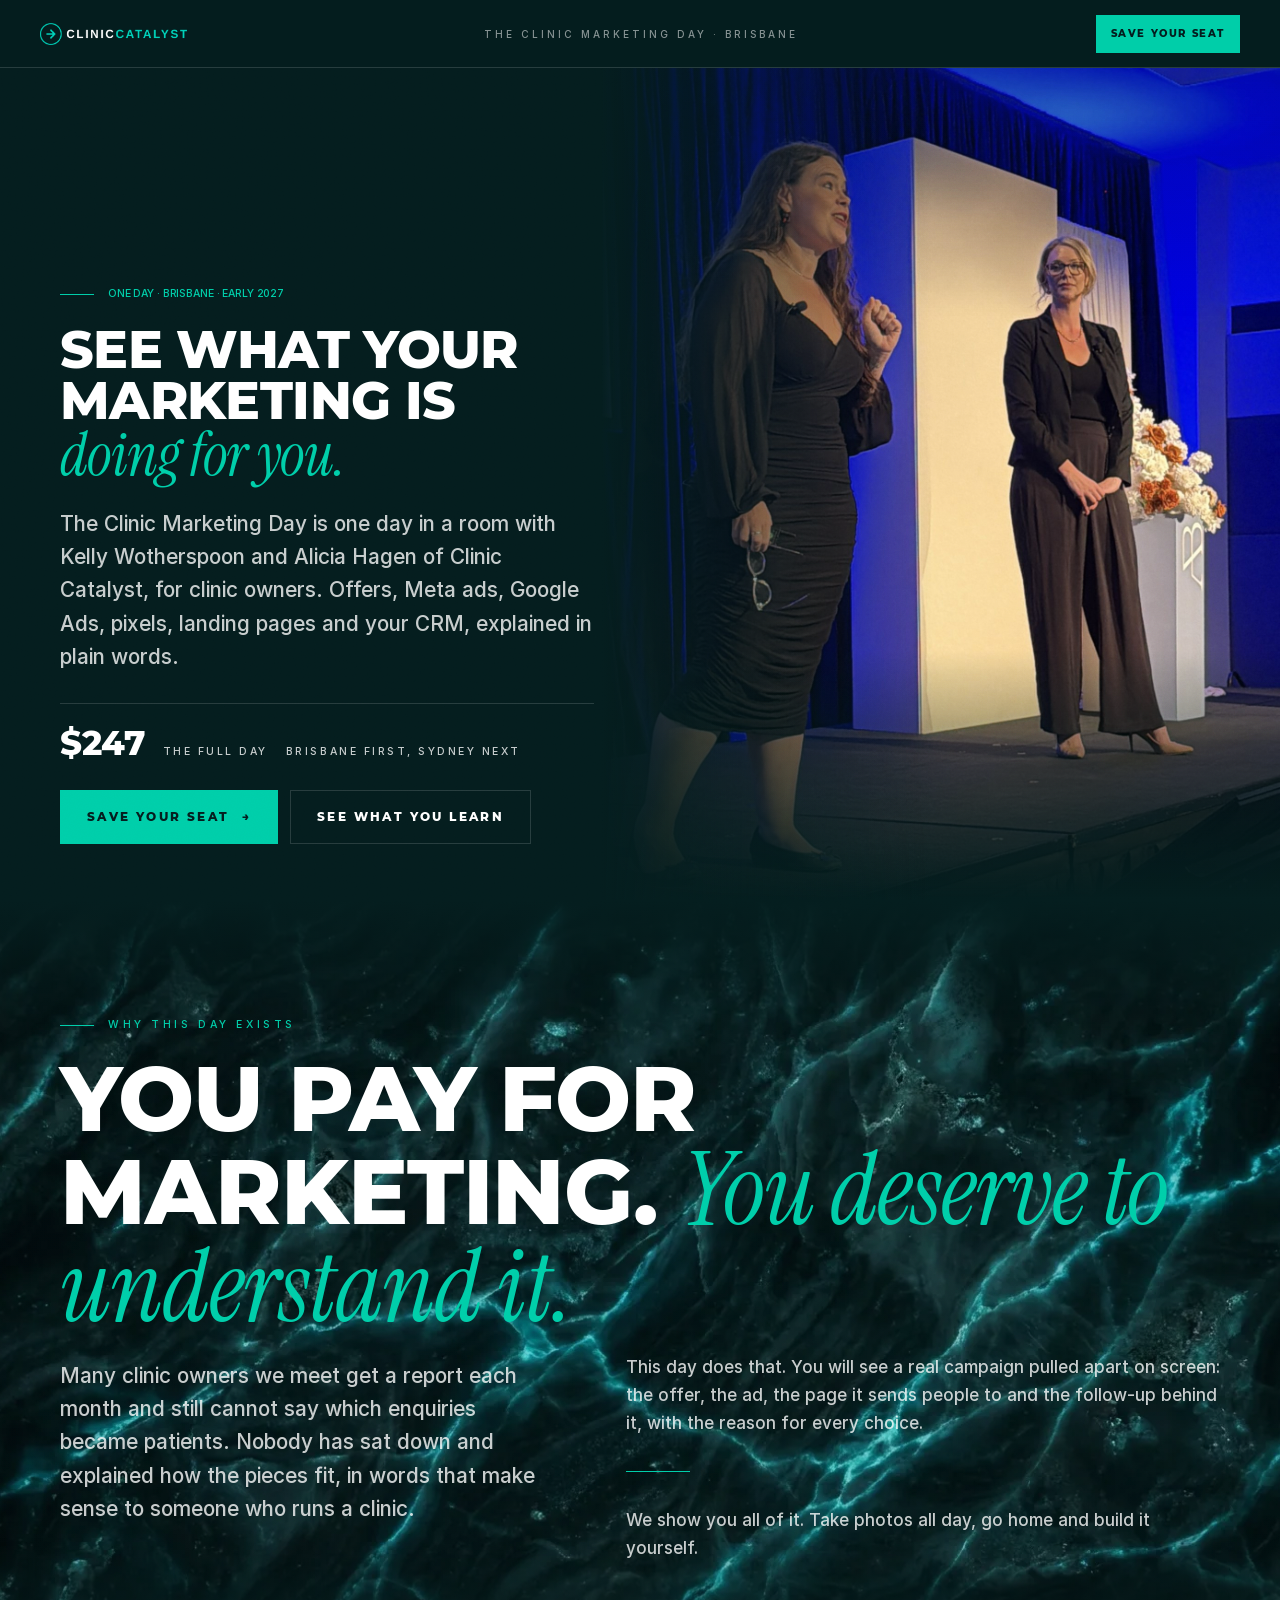
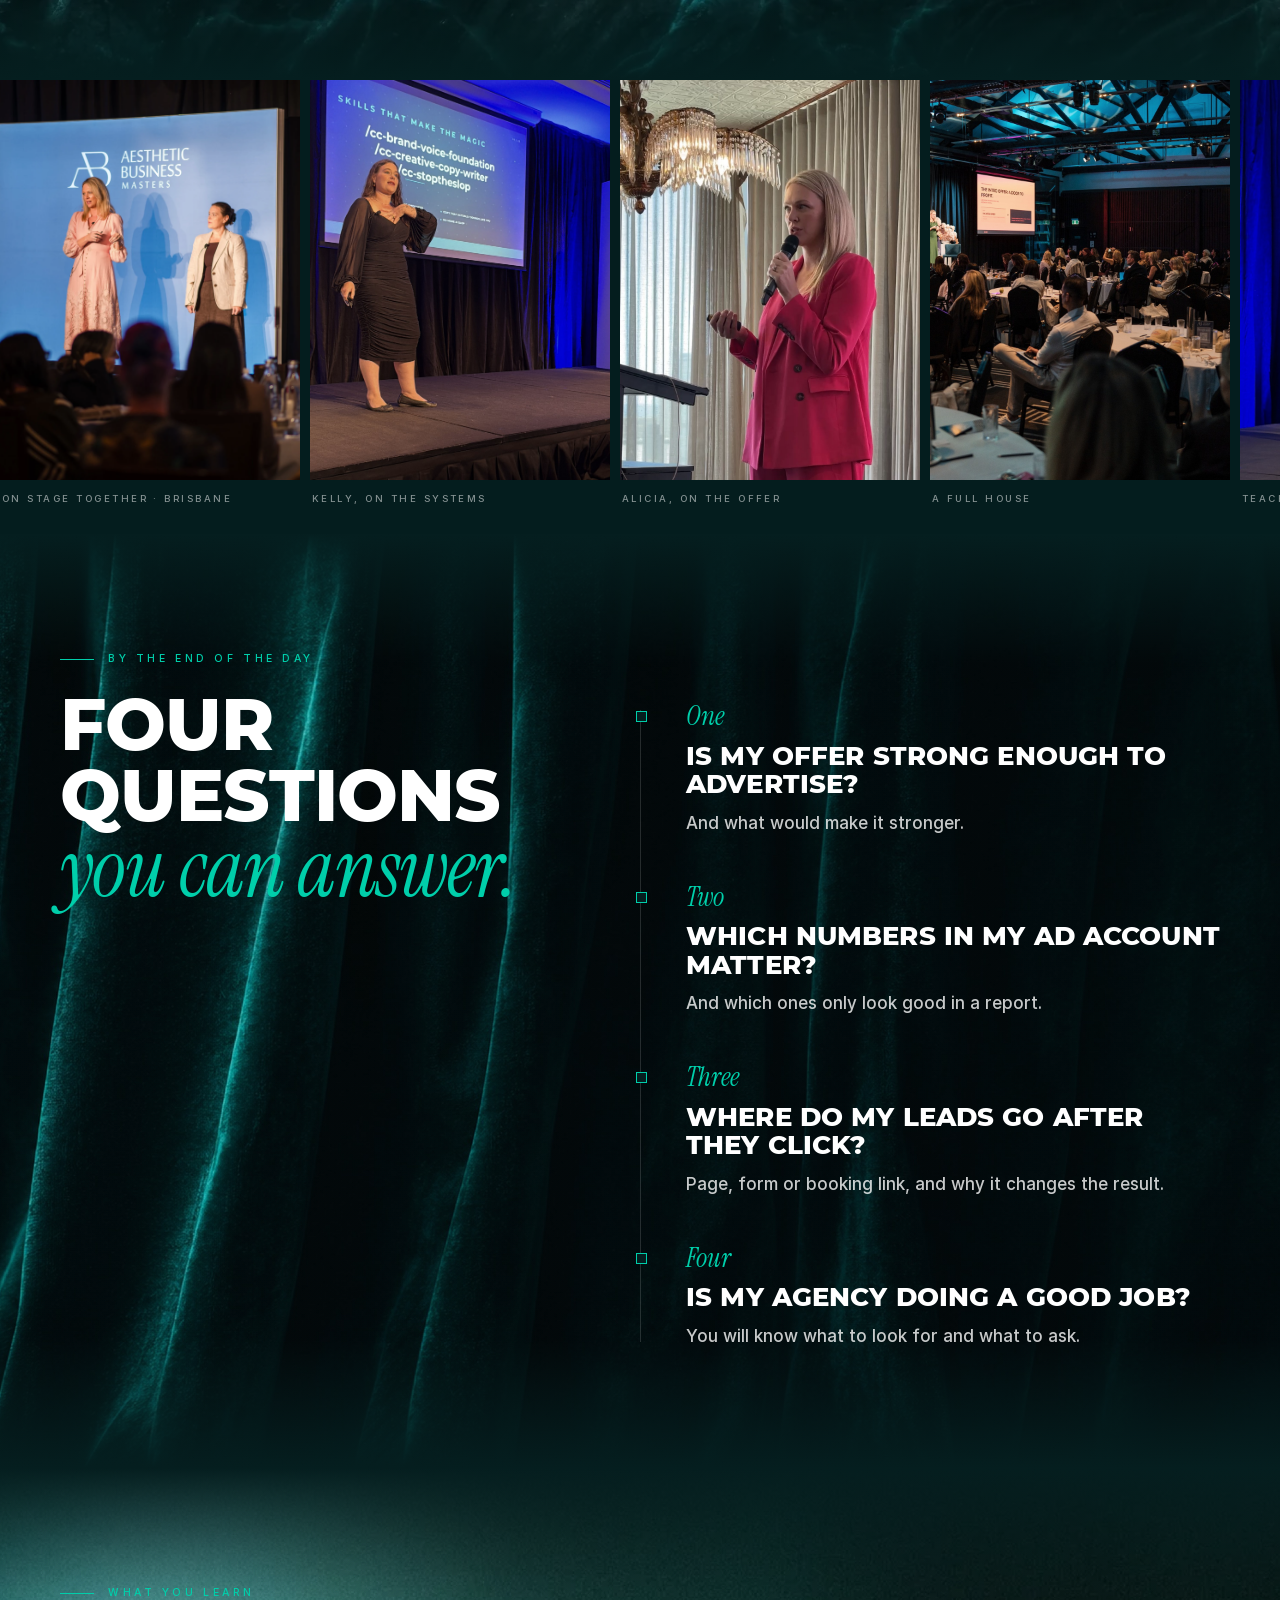
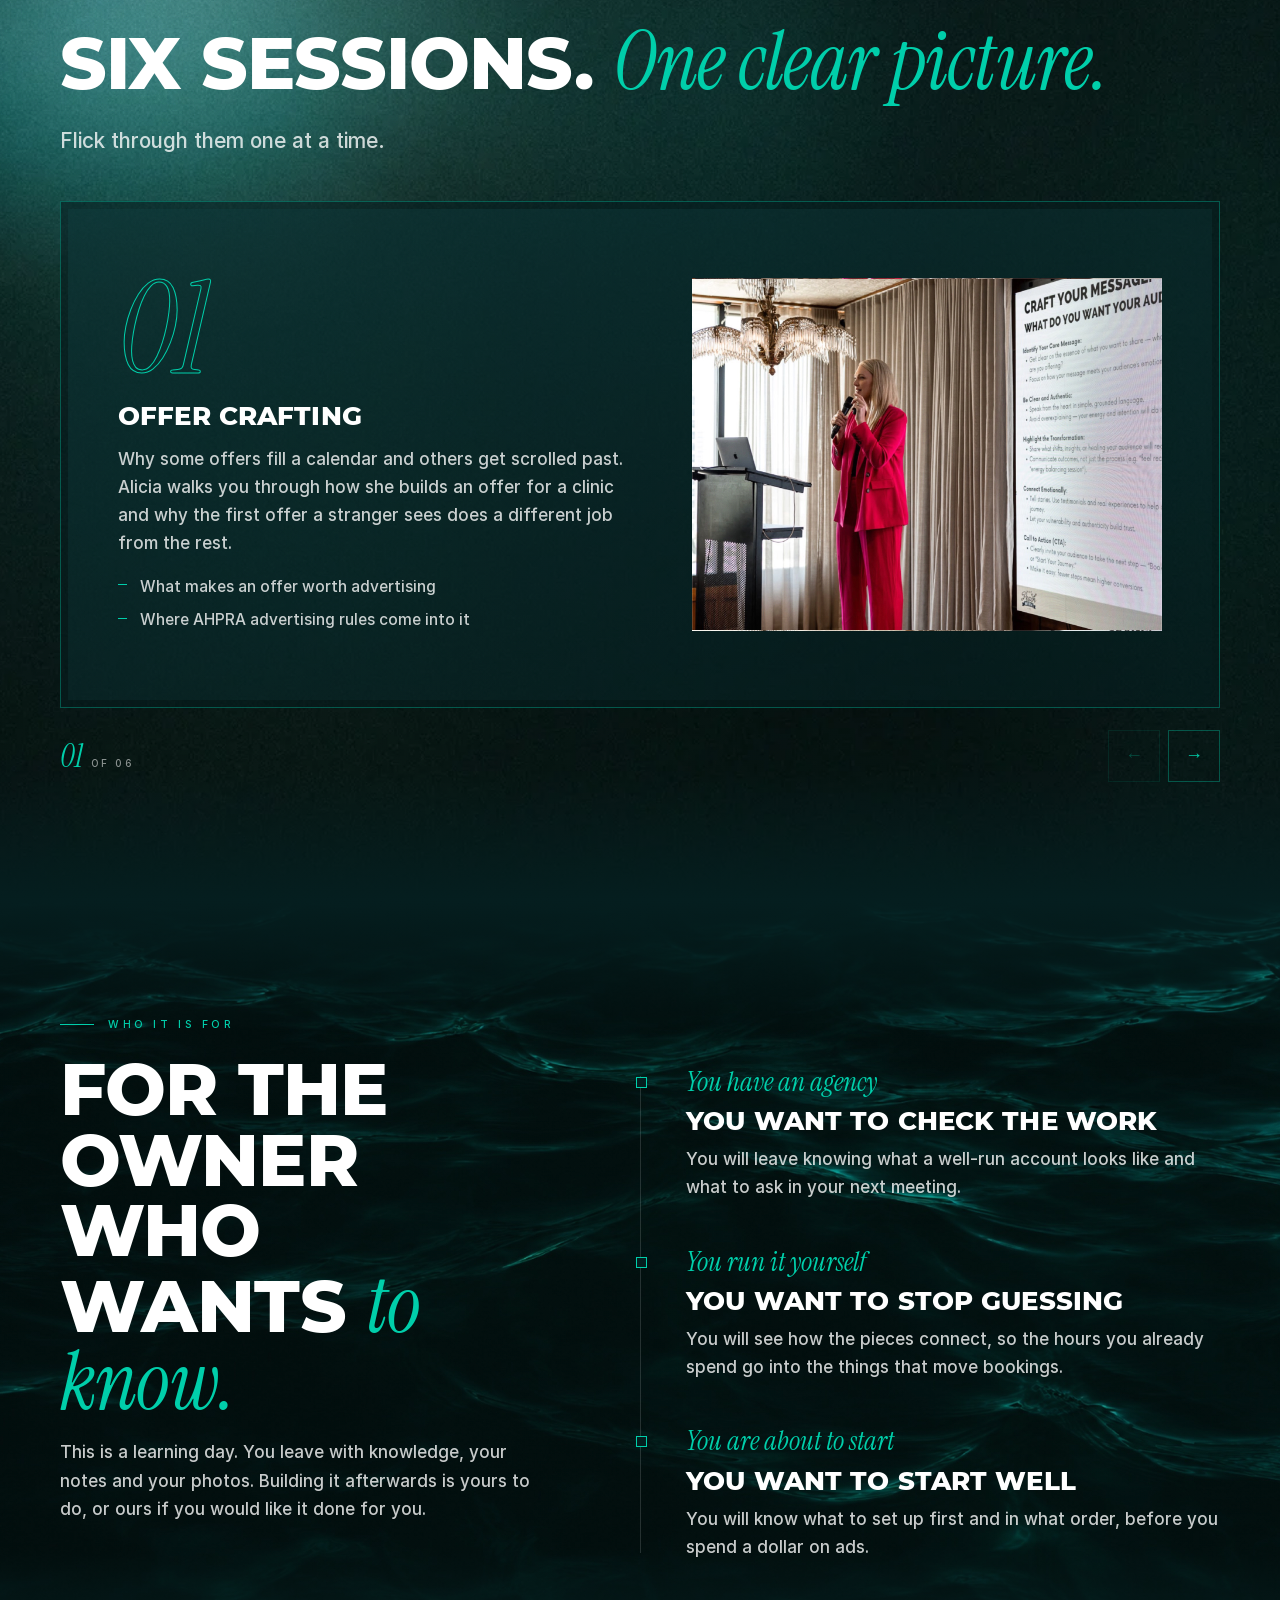
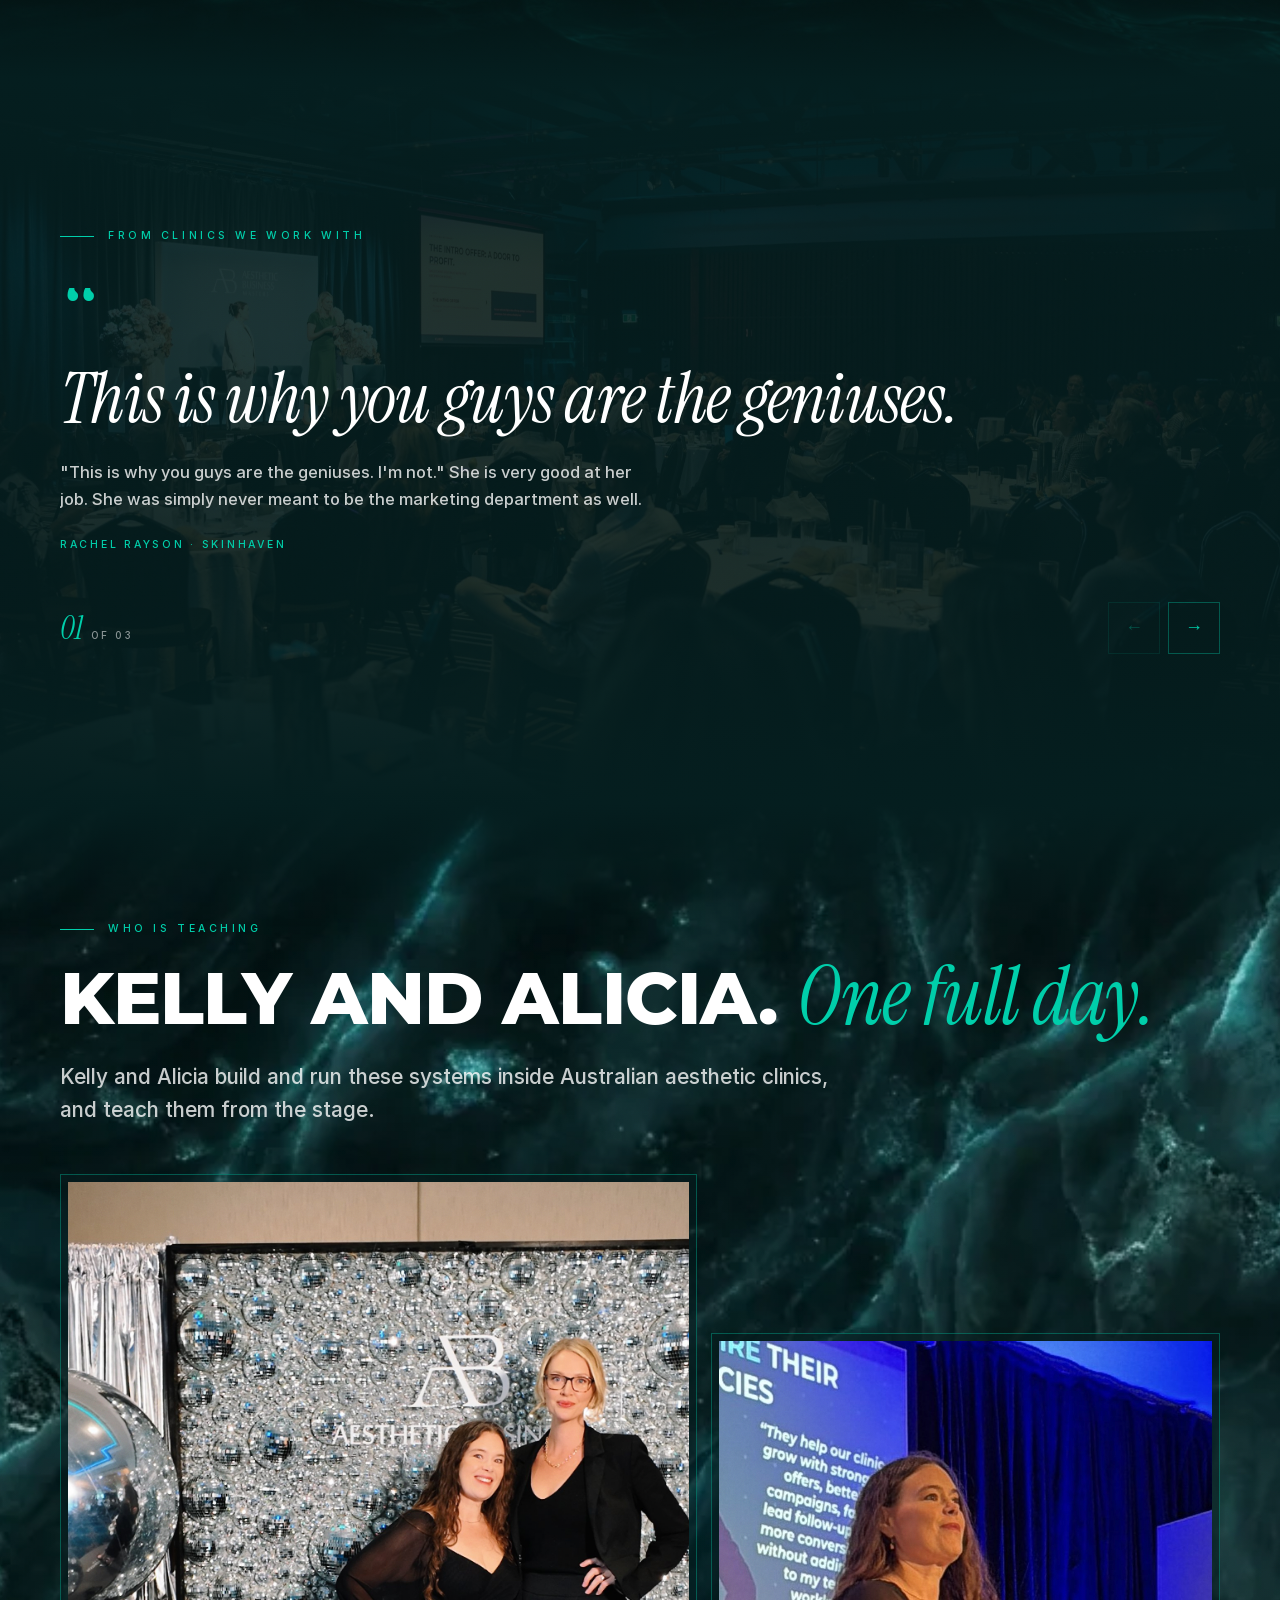
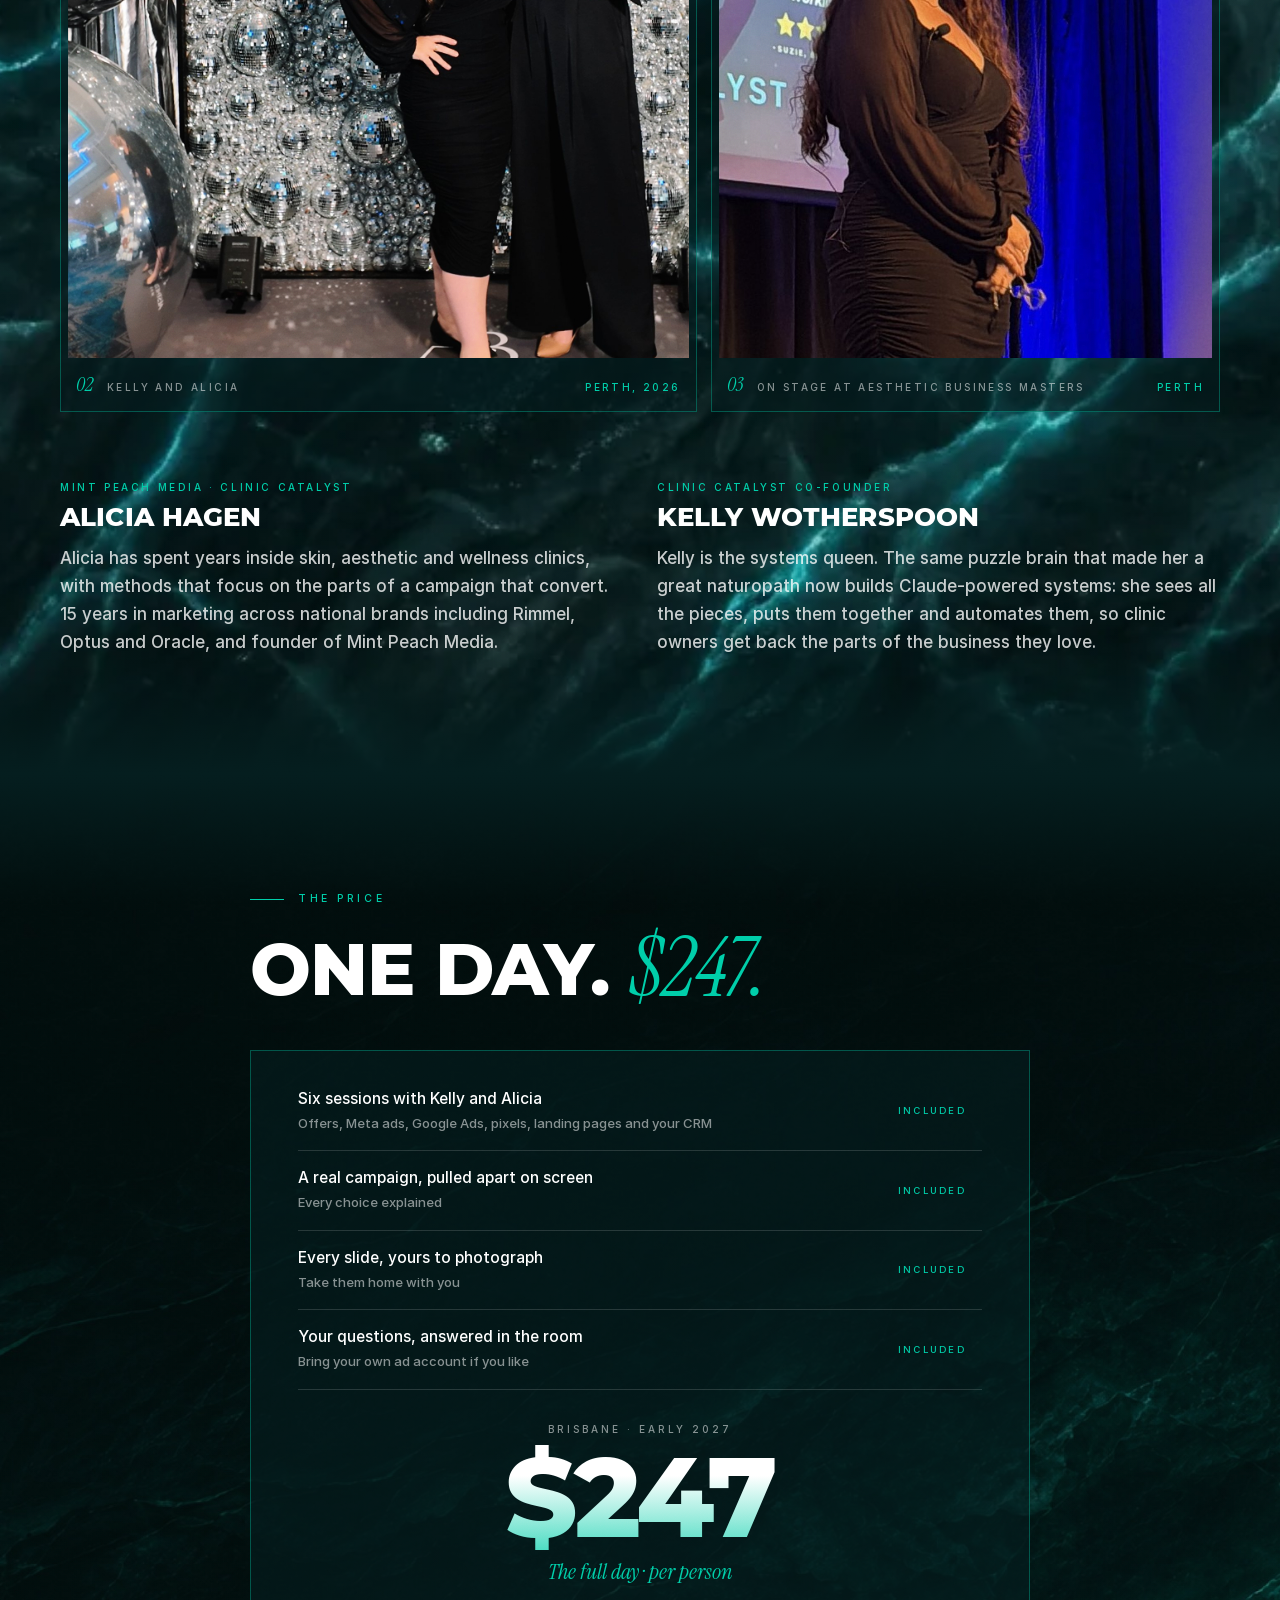
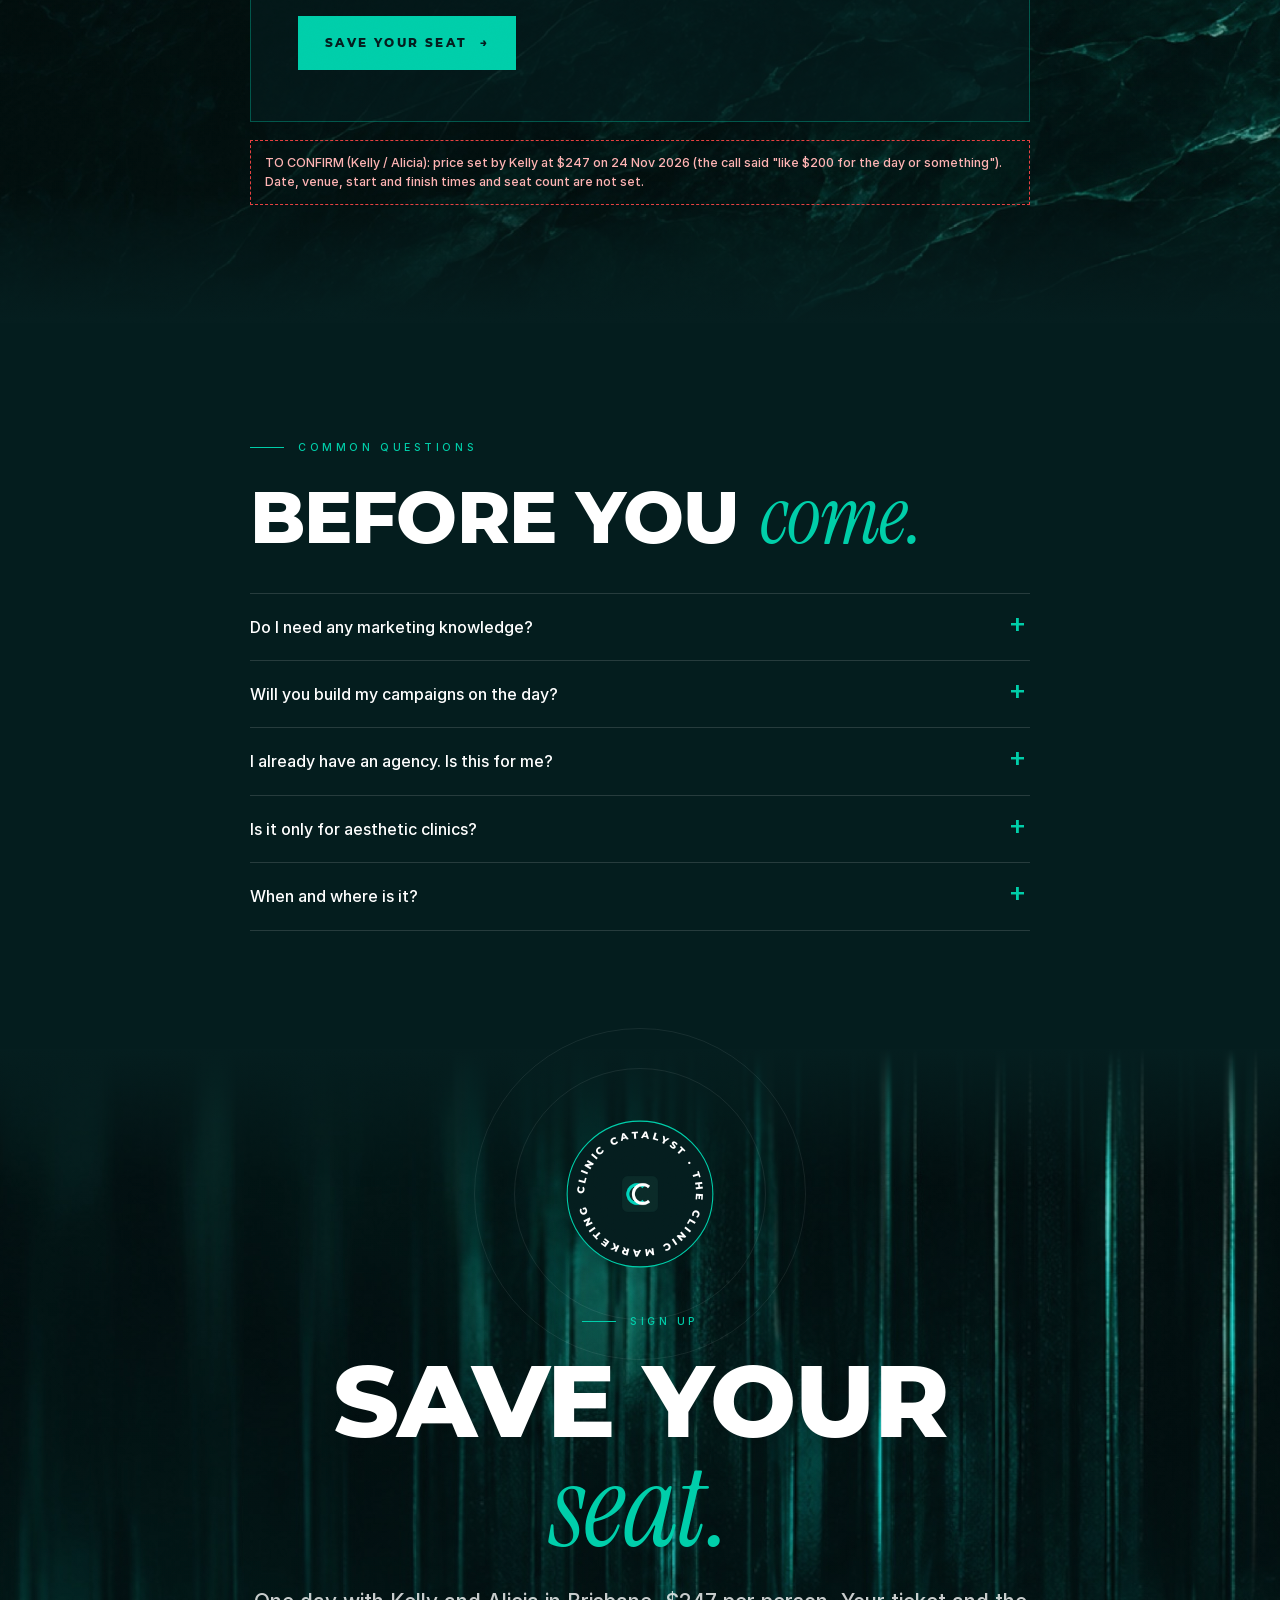
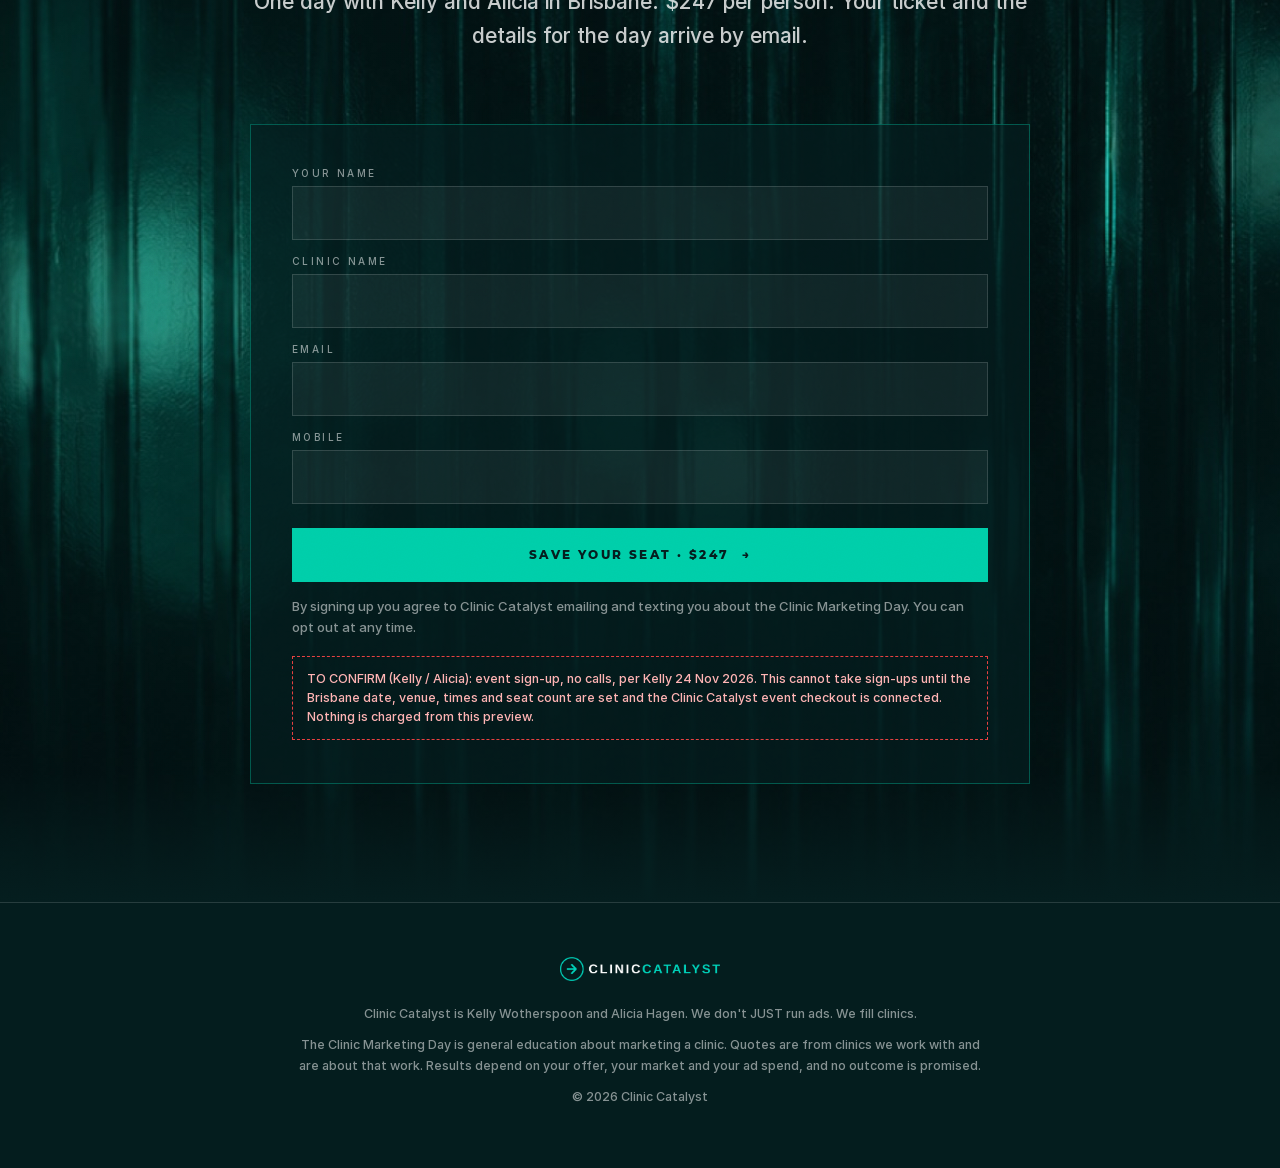
<file: workshop/index.html>
<!DOCTYPE html>
<html lang="en-AU">
<head>
<meta charset="utf-8">
<meta name="viewport" content="width=device-width,initial-scale=1">
<meta name="robots" content="noindex,nofollow">
<title>The Clinic Marketing Day | Clinic Catalyst</title>
<meta name="description" content="One day in Brisbane for clinic owners with Kelly Wotherspoon and Alicia Hagen. Offers, Meta ads, Google Ads, pixels, landing pages and your CRM, explained in plain words.">
<link rel="icon" href="../media/icon.png">
<link rel="preload" as="image" href="../media/perth-stage-teaching.jpg">
<link rel="stylesheet" href="../media/cinema.css">
</head>
<body>

<header class="bar" id="nav">
  <img src="../media/logo.png" alt="Clinic Catalyst">
  <span class="tag">The Clinic Marketing Day &middot; Brisbane</span>
  <a class="btn sm" href="#seat">Save your seat</a>
</header>

<main>

<section class="film wide grain" id="top">
  <div class="bg" style="background-image:url(../media/perth-stage-teaching.jpg);background-position:50% 22%" role="img" aria-label="Kelly Wotherspoon and Alicia Hagen on stage at Aesthetic Business Masters in Perth"></div>
  <div class="veil"></div>
  <div class="wrap">
    <div>
      <span class="eye focus">One day &middot; Brisbane &middot; early 2027</span>
      <h1><span class="ln focus">See what your</span><span class="ln focus b">marketing is</span><span class="ln focus c"><i>doing for you.</i></span></h1>
      <p class="lede rv d2">The Clinic Marketing Day is one day in a room with Kelly Wotherspoon and Alicia Hagen of Clinic Catalyst, for clinic owners. Offers, Meta ads, Google Ads, pixels, landing pages and your CRM, explained in plain words.</p>
      <div class="price rv d3"><strong>$247</strong><span>The full day</span><span>Brisbane first, Sydney next</span></div>
      <div class="cta rv d3">
        <a class="btn" href="#seat">Save your seat <span class="arr">&rarr;</span></a>
        <a class="btn ghost" href="#learn">See what you learn</a>
      </div>
    </div>
  </div>
</section>

<section class="tx tx-marble state grain" id="why">
  <div class="wrap">
    <span class="eye rv">Why this day exists</span>
    <h2 class="rv d1">You pay for marketing. <i>You deserve to understand it.</i></h2>
    <div class="split">
      <p class="lede rv d2">Many clinic owners we meet get a report each month and still cannot say which enquiries became patients. Nobody has sat down and explained how the pieces fit, in words that make sense to someone who runs a clinic.</p>
      <div>
        <p class="body rv d2">This day does that. You will see a real campaign pulled apart on screen: the offer, the ad, the page it sends people to and the follow-up behind it, with the reason for every choice.</p>
        <div class="rule rv"></div>
        <p class="body rv">We show you all of it. Take photos all day, go home and build it yourself.</p>
      </div>
    </div>
  </div>
</section>

<div class="strip" aria-label="Kelly and Alicia teaching">
  <div class="run">
    <figure><div style="background-image:url(../media/site/stage-wide.webp);background-position:50% 30%" role="img" aria-label="Alicia and Kelly presenting to a full room"></div><figcaption>On stage together &middot; Brisbane</figcaption></figure>
    <figure><div style="background-image:url(../media/perth-kelly-teach.jpg);background-position:30% 24%" role="img" aria-label="Kelly Wotherspoon teaching on stage"></div><figcaption>Kelly, on the systems</figcaption></figure>
    <figure><div style="background-image:url(../media/site/alicia-mic.jpg)" role="img" aria-label="Alicia Hagen speaking"></div><figcaption>Alicia, on the offer</figcaption></figure>
    <figure><div style="background-image:url(../media/site/room-tall.jpg)" role="img" aria-label="A full conference room"></div><figcaption>A full house</figcaption></figure>
    <figure><div style="background-image:url(../media/perth-alicia.jpg);background-position:50% 30%" role="img" aria-label="Alicia Hagen on stage in Perth"></div><figcaption>Teaching the room &middot; Perth</figcaption></figure>
    <figure><div style="background-image:url(../media/site/alicia-lectern.jpg)" role="img" aria-label="Alicia Hagen at the lectern"></div><figcaption>Where the leads come from</figcaption></figure>
  </div>
</div>

<section class="tx tx-silk grain" id="answers">
  <div class="wrap">
    <div class="split">
      <div>
        <span class="eye rv">By the end of the day</span>
        <h2 class="rv d1">Four questions <i>you can answer.</i></h2>
      </div>
      <ol class="days">
        <span class="draw" aria-hidden="true"></span>
        <li class="rv"><div class="when">One</div><h3>Is my offer strong enough to advertise?</h3><p>And what would make it stronger.</p></li>
        <li class="rv"><div class="when">Two</div><h3>Which numbers in my ad account matter?</h3><p>And which ones only look good in a report.</p></li>
        <li class="rv"><div class="when">Three</div><h3>Where do my leads go after they click?</h3><p>Page, form or booking link, and why it changes the result.</p></li>
        <li class="rv"><div class="when">Four</div><h3>Is my agency doing a good job?</h3><p>You will know what to look for and what to ask.</p></li>
      </ol>
    </div>
  </div>
</section>

<section class="tx tx-glow grain" id="learn">
  <div class="wrap">
    <span class="eye rv">What you learn</span>
    <h2 class="rv d1">Six sessions. <i>One clear picture.</i></h2>
    <p class="lede rv d2">Flick through them one at a time.</p>
    <div class="flick rv d2">
      <div class="track">

        <div class="slide"><div class="card"><div class="in">
          <div><div class="no">01</div><h3>Offer crafting</h3>
            <p>Why some offers fill a calendar and others get scrolled past. Alicia walks you through how she builds an offer for a clinic and why the first offer a stranger sees does a different job from the rest.</p>
            <ul><li>What makes an offer worth advertising</li><li>Where AHPRA advertising rules come into it</li></ul></div>
          <div class="vis" style="background-image:url(../media/alicia-presenting.jpg);background-position:28% 30%" role="img" aria-label="Alicia Hagen presenting on offers"></div>
        </div></div></div>

        <div class="slide"><div class="card"><div class="in">
          <div><div class="no">02</div><h3>Meta ads, and the numbers that matter</h3>
            <p>Open your Facebook and Instagram ad account and know what you are looking at. We show you the numbers that tell you if a campaign is working, and the vanity numbers that fill most reports.</p>
            <ul><li>The handful of numbers worth checking each week</li><li>How audiences work today, and when to narrow them</li></ul></div>
          <div class="vis" style="background-image:url(../media/perth-stage-3.jpg);background-position:50% 22%" role="img" aria-label="Kelly and Alicia on stage in Perth"></div>
        </div></div></div>

        <div class="slide"><div class="card"><div class="in">
          <div><div class="no">03</div><h3>Google Ads</h3>
            <p>How to show up when someone nearby searches for what you offer. Alicia explains broad match, phrase match and exact match, when to use each, and how a search campaign is put together.</p>
            <ul><li>Match types in plain words</li><li>A real campaign, explained choice by choice</li></ul></div>
          <div class="vis" style="background-image:url(../media/cc-conference-stage.jpg);background-position:50% 40%" role="img" aria-label="Alicia and Kelly on stage in Brisbane"></div>
        </div></div></div>

        <div class="slide"><div class="card"><div class="in">
          <div><div class="no">04</div><h3>Pixels and tracking</h3>
            <p>Many clinics have a pixel on their home page and nothing after it. Kelly shows you the piece that is usually missing, and why it is the one that tells you where your bookings came from.</p>
            <ul><li>What a pixel does and where it belongs</li><li>How to check your own</li></ul></div>
          <div class="vis" style="background-image:url(../media/perth-stage-wide.jpg);background-position:40% 30%" role="img" aria-label="Kelly presenting in Perth"></div>
        </div></div></div>

        <div class="slide"><div class="card"><div class="in">
          <div><div class="no">05</div><h3>Landing pages, lead forms and booking links</h3>
            <p>Where you send someone after they click changes the result. We compare a landing page, a lead form and a direct booking link, and show you when to use each one.</p>
            <ul><li>What a page needs to show before anyone scrolls</li><li>Lead form or booking link: how to choose</li></ul></div>
          <div class="vis" style="background-image:url(../media/cc-conference-networking.jpg);background-position:50% 40%" role="img" aria-label="Clinic owners talking at a conference"></div>
        </div></div></div>

        <div class="slide"><div class="card"><div class="in">
          <div><div class="no">06</div><h3>Your CRM and the follow-up</h3>
            <p>What happens to an enquiry in the first minute, the first day and the first week. Kelly shows you the system we build for clinics and how the follow-up runs while you are with patients.</p>
            <ul><li>Why we use a CRM and what it replaces</li><li>Each message a person gets between enquiry and booking</li></ul></div>
          <div class="vis shot" style="background-image:url(../media/site/system.png)" role="img" aria-label="A follow-up workflow running inside a clinic CRM"></div>
        </div></div></div>

      </div>
      <div class="ctl">
        <div class="count"><span class="cur">01</span><small>of <span class="tot">06</span></small></div>
        <div class="nav"><button class="prev" aria-label="Previous session">&larr;</button><button class="next" aria-label="Next session">&rarr;</button></div>
      </div>
    </div>
  </div>
</section>

<section class="tx tx-water grain" id="for">
  <div class="wrap">
    <div class="split">
      <div>
        <span class="eye rv">Who it is for</span>
        <h2 class="rv d1">For the owner who wants <i>to know.</i></h2>
        <p class="body rv d2">This is a learning day. You leave with knowledge, your notes and your photos. Building it afterwards is yours to do, or ours if you would like it done for you.</p>
      </div>
      <ol class="days">
        <span class="draw" aria-hidden="true"></span>
        <li class="rv"><div class="when">You have an agency</div><h3>You want to check the work</h3><p>You will leave knowing what a well-run account looks like and what to ask in your next meeting.</p></li>
        <li class="rv"><div class="when">You run it yourself</div><h3>You want to stop guessing</h3><p>You will see how the pieces connect, so the hours you already spend go into the things that move bookings.</p></li>
        <li class="rv"><div class="when">You are about to start</div><h3>You want to start well</h3><p>You will know what to set up first and in what order, before you spend a dollar on ads.</p></li>
      </ol>
    </div>
  </div>
</section>

<section class="words grain" id="words">
  <div class="bg" style="background-image:url(../media/site/room-wide.webp)" role="img" aria-label="A full room of clinic owners"></div>
  <div class="veil"></div>
  <div class="wrap">
    <span class="eye rv">From clinics we work with</span>
    <div class="flick rv d1">
      <div class="track">
        <div class="slide"><div class="quote"><div class="big">This is why you guys are the geniuses.</div><p class="full">"This is why you guys are the geniuses. I'm not." She is very good at her job. She was simply never meant to be the marketing department as well.</p><div class="who">Rachel Rayson &middot; Skinhaven</div></div></div>
        <div class="slide"><div class="quote"><div class="big">It's just like that weight lifted off.</div><p class="full">"...we've just been struggling like, are we compliant? Are we not compliant? And just the time and then it's like the energy and the thought about how we proceed."</p><div class="who">Bonnie Lass Beauty</div></div></div>
        <div class="slide"><div class="quote"><div class="big">You've taken it twenty steps further.</div><p class="full">"Oh my God, you've already taken it like 20 steps further. Because using Canva was the most tedious thing of my life."</p><div class="who">Marie Bertucci &middot; Facetology</div></div></div>
      </div>
      <div class="ctl">
        <div class="count"><span class="cur">01</span><small>of <span class="tot">03</span></small></div>
        <div class="nav"><button class="prev" aria-label="Previous quote">&larr;</button><button class="next" aria-label="Next quote">&rarr;</button></div>
      </div>
    </div>
  </div>
</section>

<section id="who" class="tx tx-marble grain">
  <div class="wrap">
    <span class="eye rv">Who is teaching</span>
    <h2 class="rv d1">Kelly and Alicia. <i>One full day.</i></h2>
    <p class="lede rv d2">Kelly and Alicia build and run these systems inside Australian aesthetic clinics, and teach them from the stage.</p>
    <div class="gallery">
      <div class="plate rv">
        <div class="img" style="background-image:url(../media/perth-wall-duo.jpg);background-position:50% 42%" role="img" aria-label="Kelly Wotherspoon and Alicia Hagen at Aesthetic Business Masters in Perth"></div>
        <div class="cap"><b>02</b><span>Kelly and Alicia</span><span>Perth, 2026</span></div>
      </div>
      <div class="plate rv d1">
        <div class="img" style="background-image:url(../media/perth-stage-duo.jpg);background-position:42% 40%" role="img" aria-label="Kelly and Alicia presenting on stage at Aesthetic Business Masters"></div>
        <div class="cap"><b>03</b><span>On stage at Aesthetic Business Masters</span><span>Perth</span></div>
      </div>
    </div>
    <div class="people">
      <div class="person rv">
        <div class="role">Mint Peach Media &middot; Clinic Catalyst</div>
        <h3>Alicia Hagen</h3>
        <p>Alicia has spent years inside skin, aesthetic and wellness clinics, with methods that focus on the parts of a campaign that convert. 15 years in marketing across national brands including Rimmel, Optus and Oracle, and founder of Mint Peach Media.</p>
      </div>
      <div class="person rv d1">
        <div class="role">Clinic Catalyst Co-Founder</div>
        <h3>Kelly Wotherspoon</h3>
        <p>Kelly is the systems queen. The same puzzle brain that made her a great naturopath now builds Claude-powered systems: she sees all the pieces, puts them together and automates them, so clinic owners get back the parts of the business they love.</p>
      </div>
    </div>
  </div>
</section>

<section class="tx tx-deep grain" id="price">
  <div class="wrap narrow">
    <span class="eye rv">The price</span>
    <h2 class="rv d1">One day. <i>$247.</i></h2>
    <div class="stack rv d2"><div class="in">
      <div class="row"><div class="what">Six sessions with Kelly and Alicia<small>Offers, Meta ads, Google Ads, pixels, landing pages and your CRM</small></div><div class="inc">Included</div></div>
      <div class="row"><div class="what">A real campaign, pulled apart on screen<small>Every choice explained</small></div><div class="inc">Included</div></div>
      <div class="row"><div class="what">Every slide, yours to photograph<small>Take them home with you</small></div><div class="inc">Included</div></div>
      <div class="row"><div class="what">Your questions, answered in the room<small>Bring your own ad account if you like</small></div><div class="inc">Included</div></div>
      <div class="total">
        <div class="lab">Brisbane &middot; early 2027</div>
        <div class="now">$247</div>
        <div class="terms">The full day &middot; per person</div>
        <div class="cta"><a class="btn" href="#seat">Save your seat <span class="arr">&rarr;</span></a></div>
      </div>
    </div></div>
    <div class="todo">TO CONFIRM (Kelly / Alicia): price set by Kelly at $247 on 24 Nov 2026 (the call said "like $200 for the day or something"). Date, venue, start and finish times and seat count are not set. </div>
  </div>
</section>

<section id="faq">
  <div class="wrap narrow">
    <span class="eye rv">Common questions</span>
    <h2 class="rv d1">Before you <i>come.</i></h2>
    <div class="faq rv d2">
      <details><summary>Do I need any marketing knowledge?</summary><p>No. Everything is explained from the start, in plain words. If you can run a clinic, you can follow this day.</p></details>
      <details><summary>Will you build my campaigns on the day?</summary><p>This is a learning day, so nothing is built in the room. You leave understanding how it all works and able to build it yourself or brief someone who will.</p></details>
      <details><summary>I already have an agency. Is this for me?</summary><p>Yes. You will understand what they should be doing for you and be able to check that they are doing a good job.</p></details>
      <details><summary>Is it only for aesthetic clinics?</summary><p>The examples come from skin and aesthetic clinics, because that is where we work. Owners of other booking-based clinics are welcome.</p></details>
      <details><summary>When and where is it?</summary><p>Brisbane first, in early 2027, then Sydney. The venue and times are sent with your ticket.</p></details>
    </div>
  </div>
</section>

<section class="tx tx-glass finale grain" id="seat">
  <div class="wrap narrow center">
    <div class="seal rv" aria-hidden="true">
  <svg viewBox="0 0 140 140"><defs><path id="c1" d="M70,70 m-52,0 a52,52 0 1,1 104,0 a52,52 0 1,1 -104,0"/></defs><circle class="ring" cx="70" cy="70" r="68"/><text><textPath href="#c1">CLINIC CATALYST &middot; THE CLINIC MARKETING DAY &middot;</textPath></text></svg>
  <img src="../media/icon.png" alt="">
</div>
    <span class="eye rv">Sign up</span>
    <h2 class="rv d1">Save your <i>seat.</i></h2>
    <p class="lede rv d2">One day with Kelly and Alicia in Brisbane. $247 per person. Your ticket and the details for the day arrive by email.</p>
    <div class="form rv d2"><div class="in">
      <!-- CHECKOUT: replace this block with the Clinic Catalyst event checkout (tag: marketing-day-brisbane) -->
      <label for="n">Your name</label><input id="n" autocomplete="name">
      <label for="c">Clinic name</label><input id="c" autocomplete="organization">
      <label for="e">Email</label><input id="e" type="email" autocomplete="email">
      <label for="p">Mobile</label><input id="p" type="tel" autocomplete="tel">
      <a class="btn" href="#seat">Save your seat &middot; $247 <span class="arr">&rarr;</span></a>
      <p class="small" style="margin-top:14px">By signing up you agree to Clinic Catalyst emailing and texting you about the Clinic Marketing Day. You can opt out at any time.</p>
      <div class="todo">TO CONFIRM (Kelly / Alicia): event sign-up, no calls, per Kelly 24 Nov 2026. This cannot take sign-ups until the Brisbane date, venue, times and seat count are set and the Clinic Catalyst event checkout is connected. Nothing is charged from this preview.</div>
    </div></div>
  </div>
</section>
</main>

<footer>
  <img src="../media/logo.png" alt="Clinic Catalyst">
  <p>Clinic Catalyst is Kelly Wotherspoon and Alicia Hagen. We don't JUST run ads. We fill clinics.</p>
  <p>The Clinic Marketing Day is general education about marketing a clinic. Quotes are from clinics we work with and are about that work. Results depend on your offer, your market and your ad spend, and no outcome is promised.</p>
  <p>&copy; <span class="yr">2026</span> Clinic Catalyst</p>
</footer>

<script src="../media/cinema.js"></script>
</body>
</html>
</file>
<file: media/cinema.css>
/* Clinic Catalyst - cinema system. Phone first. Sharp edges, marble, real photographs, serif italic accent. */
@font-face{font-family:"CC Display";src:url(fonts/display.ttf);font-weight:100 900;font-display:swap}
@font-face{font-family:"CC Body";src:url(fonts/body.ttf);font-weight:100 900;font-display:swap}
@font-face{font-family:"CC Serif";src:url(fonts/serif-italic.ttf);font-style:italic;font-display:swap}
:root{
  --ink:#041D1E;--deep:#06292A;--dark:#0A2A28;--mid:#0F3D3E;--teal:#00CEA9;--teal2:#5FE6CF;--red:#E84040;
  --white:#fff;--soft:rgba(255,255,255,.78);--mute:rgba(255,255,255,.52);--hair:rgba(255,255,255,.14);--line:rgba(0,206,169,.34);
  --paper:#F4F4F1;--text:#14201F;
  --disp:"CC Display","Montserrat",system-ui,sans-serif;--body:"CC Body","Inter",system-ui,sans-serif;--serif:"CC Serif","Instrument Serif",Georgia,serif;
  --bar:62px;--pad:22px;--max:1240px;
}
*{box-sizing:border-box;margin:0;padding:0;border-radius:0}
html{scroll-behavior:smooth;-webkit-text-size-adjust:100%}
body{background:var(--ink);color:var(--white);font:400 17px/1.65 var(--body);padding-top:var(--bar);overflow-x:hidden;-webkit-font-smoothing:antialiased}
img,video{display:block;max-width:100%}
a{color:inherit}
.wrap{width:100%;max-width:var(--max);margin:0 auto;padding:0 var(--pad);position:relative}
.narrow{max-width:860px}
.center{text-align:center}

/* top bar */
.bar{position:fixed;top:0;left:0;right:0;height:var(--bar);z-index:50;display:flex;align-items:center;justify-content:space-between;gap:14px;padding:0 var(--pad);background:var(--ink);border-bottom:1px solid var(--hair)}
.bar img{height:22px;width:auto}
.bar .tag{display:none;font:600 10px/1 var(--body);letter-spacing:.3em;text-transform:uppercase;color:var(--mute)}

/* type */
.eye{display:flex;align-items:center;gap:14px;font:600 10.5px/1.4 var(--body);letter-spacing:.34em;text-transform:uppercase;color:var(--teal);margin-bottom:22px}
.eye::before{content:"";width:34px;height:1px;background:var(--teal);flex:none}
.center .eye{justify-content:center}
h1,h2,h3{font-family:var(--disp);font-weight:800;text-transform:uppercase;letter-spacing:-.012em;line-height:.98}
h1{font-size:clamp(2.55rem,11.4vw,3.6rem)}
h2{font-size:clamp(2rem,8.4vw,4.5rem)}
h3{font-size:clamp(1.2rem,4.6vw,1.6rem);line-height:1.12;letter-spacing:.005em}
h1 i,h2 i,h3 i,.s{font-family:var(--serif);font-style:italic;font-weight:400;text-transform:none;color:var(--teal);letter-spacing:-.01em;font-size:1.13em;line-height:.95}
.lede{font-size:clamp(1.06rem,3.9vw,1.3rem);line-height:1.6;color:var(--soft);margin-top:24px;max-width:38em}
.body{color:var(--soft);margin-top:18px;max-width:40em}
.center .lede,.center .body{margin-left:auto;margin-right:auto}
.small{font-size:13px;line-height:1.6;color:var(--mute)}
em{font-style:italic;color:var(--teal2)}

/* buttons */
.btn{display:inline-flex;align-items:center;justify-content:center;gap:12px;min-height:54px;padding:0 26px;background:var(--teal);color:var(--ink);font:800 12px/1.2 var(--disp);letter-spacing:.2em;text-transform:uppercase;text-decoration:none;border:1px solid var(--teal);transition:background .3s,color .3s,transform .3s}
.btn:hover{background:transparent;color:var(--teal)}
.btn .arr{transition:transform .3s}.btn:hover .arr{transform:translateX(5px)}
.btn.ghost{background:transparent;color:var(--white);border-color:var(--hair)}
.btn.ghost:hover{border-color:var(--teal);color:var(--teal)}
.btn.sm{min-height:38px;padding:0 14px;font-size:10px;letter-spacing:.16em}
.cta{display:flex;flex-direction:column;gap:12px;margin-top:30px}

/* sections and textures: every texture fades to ink top and bottom so joins are soft */
section{position:relative;padding:92px 0}
.tx{background-color:var(--ink);background-size:cover;background-position:center}
.tx::before{content:"";position:absolute;inset:0;background:linear-gradient(180deg,var(--ink) 0,rgba(4,29,30,.2) 130px,rgba(4,29,30,.2) calc(100% - 130px),var(--ink) 100%);pointer-events:none}
.tx>*{position:relative}
.tx-marble{background-image:url(site/marble.webp)}
.tx-glow{background-image:url(site/glow.webp)}
.tx-deep{background-image:url(gen2/tx-marble-deep.jpg),url(site/marble.webp)}
.tx-silk{background-image:url(gen2/tx-silk.jpg),url(site/glow.webp)}
.tx-glass{background-image:url(gen2/tx-glass.jpg),url(site/glow.webp)}
.tx-water{background-image:url(gen2/tx-water.jpg),url(site/marble.webp)}
.grain::after{content:"";position:absolute;inset:0;pointer-events:none;opacity:.07;mix-blend-mode:overlay;background-image:url("data:image/svg+xml;utf8,<svg xmlns='http://www.w3.org/2000/svg' width='220' height='220'><filter id='n'><feTurbulence type='fractalNoise' baseFrequency='.85' numOctaves='3' stitchTiles='stitch'/></filter><rect width='220' height='220' filter='url(%23n)'/></svg>")}

/* film hero */
.film{padding:0;min-height:calc(100svh - var(--bar));display:flex;align-items:flex-end;overflow:hidden;background:var(--ink)}
.film .bg{position:absolute;left:0;right:0;top:0;height:50svh;background-size:cover;background-position:50% 30%;animation:ken 34s ease-in-out infinite alternate;will-change:transform}
.film .veil{position:absolute;left:0;right:0;top:0;height:calc(50svh + 2px);background:linear-gradient(180deg,rgba(4,29,30,.28) 0%,rgba(4,29,30,.1) 30%,rgba(4,29,30,.75) 72%,var(--ink) 100%)}
.film .wrap{padding-top:calc(42svh);padding-bottom:54px}
.film h1{margin-top:4px}
.film h1 .ln{display:block}
.price{display:flex;flex-wrap:wrap;align-items:baseline;gap:6px 18px;margin-top:30px;padding-top:22px;border-top:1px solid var(--hair);font:600 10.5px/1.5 var(--body);letter-spacing:.24em;text-transform:uppercase;color:var(--soft)}
.price strong{font:800 2.1rem/1 var(--disp);letter-spacing:-.01em;color:var(--white)}
@keyframes ken{from{transform:scale(1) translate3d(0,0,0)}to{transform:scale(1.13) translate3d(-1.5%,-1.5%,0)}}
.film video.bg{width:100%;object-fit:cover;object-position:50% 35%;animation:none}
/* title resolves out of soft focus, the way The Vault's title does */
.focus{animation:focus 2.2s cubic-bezier(.2,.7,.2,1) both}
.focus.b{animation-delay:.35s}.focus.c{animation-delay:.7s}
@keyframes focus{from{filter:blur(22px);opacity:0;letter-spacing:.08em;transform:translateY(14px)}to{filter:blur(0);opacity:1;letter-spacing:-.012em;transform:none}}

/* framed plate: photograph or film in a hairline frame with a numbered caption */
.plate{border:1px solid var(--line);padding:7px;background:rgba(4,29,30,.5)}
.plate .img{background-size:cover;background-position:50% 30%;aspect-ratio:4/5;overflow:hidden;position:relative}
.plate video{width:100%;height:100%;object-fit:cover;aspect-ratio:4/5}
.plate.wide .img{aspect-ratio:16/10}
.plate.tall .img,.plate.tall video{aspect-ratio:3/4}
.plate .cap{display:flex;gap:14px;align-items:baseline;padding:16px 8px 9px;font:600 10px/1.5 var(--body);letter-spacing:.24em;text-transform:uppercase;color:var(--mute)}
.plate .cap b{font:400 1.25rem/1 var(--serif);font-style:italic;color:var(--teal);letter-spacing:0;text-transform:none}
.plate .cap span:last-child{margin-left:auto;color:var(--teal);text-align:right}
.reel{margin-top:44px}
.film .credit{position:absolute;right:var(--pad);bottom:20px;font:600 9.5px/1.4 var(--body);letter-spacing:.26em;text-transform:uppercase;color:var(--mute);display:none}

/* filmstrip */
.strip{padding:0 0 10px;background:var(--ink)}
.strip .run{display:flex;gap:10px;overflow-x:auto;scroll-snap-type:x mandatory;padding:0 var(--pad) 18px;scrollbar-width:none}
.strip .run::-webkit-scrollbar{display:none}
.strip figure{flex:none;width:68vw;max-width:340px;scroll-snap-align:start}
.strip figure div{aspect-ratio:3/4;background-size:cover;background-position:50% 30%;filter:saturate(.92)}
.strip figcaption{padding:12px 2px 0;font:600 9.5px/1.5 var(--body);letter-spacing:.26em;text-transform:uppercase;color:var(--mute)}

/* marquee band */
.band{overflow:hidden;border-top:1px solid var(--hair);border-bottom:1px solid var(--hair);background:var(--ink);padding:18px 0}
.band .run{display:flex;gap:44px;width:max-content;animation:slide 46s linear infinite}
.band span{font:800 11px/1 var(--disp);letter-spacing:.3em;text-transform:uppercase;color:var(--mute);white-space:nowrap}
.band span:nth-child(3n){font:400 1.25rem/.6 var(--serif);font-style:italic;letter-spacing:0;text-transform:none;color:var(--teal)}
@keyframes slide{to{transform:translateX(-50%)}}

/* reveals */
.rv{opacity:0;transform:translateY(26px);filter:blur(8px);transition:opacity 1s cubic-bezier(.2,.7,.2,1),transform 1s cubic-bezier(.2,.7,.2,1),filter 1s}
.rv.on{opacity:1;transform:none;filter:none}
.d1{transition-delay:.12s}.d2{transition-delay:.24s}.d3{transition-delay:.36s}.d4{transition-delay:.48s}

/* statement */
.state h2{font-size:clamp(2.3rem,10.5vw,5.6rem)}
.rule{width:64px;height:1px;background:var(--teal);margin:34px 0}

/* one at a time viewer */
.flick{margin-top:44px}
.flick .track{display:flex;overflow-x:auto;scroll-snap-type:x mandatory;scrollbar-width:none;gap:14px}
.flick .track::-webkit-scrollbar{display:none}
.flick .slide{flex:none;width:100%;scroll-snap-align:center}
.card{border:1px solid var(--line);padding:7px;height:100%;background:rgba(4,29,30,.55)}
.card .in{display:grid;gap:26px;padding:26px 20px 30px;height:100%;background:linear-gradient(160deg,rgba(15,61,62,.5),rgba(4,29,30,.2))}
.card .no{font:400 5.2rem/.8 var(--serif);font-style:italic;color:transparent;-webkit-text-stroke:1px var(--teal);margin-bottom:22px}
.card p{color:var(--soft);margin-top:14px}
.card ul{list-style:none;margin-top:18px;display:grid;gap:10px}
.card li{position:relative;padding-left:22px;color:var(--soft);font-size:15.5px;line-height:1.5}
.card li::before{content:"";position:absolute;left:0;top:.62em;width:9px;height:1px;background:var(--teal)}
.card .vis{aspect-ratio:4/3;background-size:cover;background-position:50% 30%;border:1px solid var(--hair);position:relative;overflow:hidden}
.card .vis.shot{background-color:#fff;background-size:cover;background-position:0 0}
.ctl{display:flex;align-items:center;justify-content:space-between;gap:16px;margin-top:22px}
.ctl .count{font:400 2rem/1 var(--serif);font-style:italic;color:var(--teal)}
.ctl .count small{font:600 10px/1 var(--body);font-style:normal;letter-spacing:.24em;text-transform:uppercase;color:var(--mute);margin-left:8px}
.ctl .dots{display:none}
.ctl .nav{display:flex;gap:8px}
.ctl button{width:52px;height:52px;background:transparent;border:1px solid var(--line);color:var(--teal);font-size:18px;cursor:pointer;transition:background .3s,color .3s}
.ctl button:hover{background:var(--teal);color:var(--ink)}
.ctl button:disabled{opacity:.3}

/* enquiry panel that plays */
.sys ol{list-style:none;display:grid;gap:0}
.sys li{display:grid;grid-template-columns:62px 1fr;gap:12px;padding:13px 0;border-top:1px solid var(--hair);opacity:.3;transition:opacity .6s}
.sys li.on{opacity:1}
.sys time{font:600 10px/1.7 var(--body);letter-spacing:.14em;text-transform:uppercase;color:var(--teal)}
.sys .t{font:700 14.5px/1.35 var(--body)}
.sys .d{font-size:13px;line-height:1.45;color:var(--mute);margin-top:3px}
.sys .head{display:flex;justify-content:space-between;gap:10px;font:600 9.5px/1.4 var(--body);letter-spacing:.22em;text-transform:uppercase;color:var(--mute);padding-bottom:12px}
.sys .live{color:var(--teal);display:flex;align-items:center;gap:7px}
.sys .live i{width:6px;height:6px;background:var(--teal);animation:blink 1.4s infinite}
.sys .note{margin-top:12px}
.sys .vis{aspect-ratio:auto;padding:18px 16px;background:rgba(4,29,30,.75)}
@keyframes blink{50%{opacity:.25}}

/* thirty days: a line that draws as you scroll */
.days{list-style:none;margin-top:50px;position:relative;padding-left:34px}
.days::before{content:"";position:absolute;left:6px;top:8px;bottom:8px;width:1px;background:var(--hair)}
.days .draw{position:absolute;left:6px;top:8px;width:1px;height:0;background:var(--teal);box-shadow:0 0 14px var(--teal)}
.days li{position:relative;padding:0 0 46px}
.days li:last-child{padding-bottom:0}
.days li::before{content:"";position:absolute;left:-32px;top:9px;width:9px;height:9px;background:var(--ink);border:1px solid var(--teal)}
.days .when{font:400 1.7rem/1 var(--serif);font-style:italic;color:var(--teal);margin-bottom:12px}
.days p{color:var(--soft);margin-top:10px;max-width:36em}

/* join: the seal sits in its own space between a dark and a light section */
.join{height:190px;display:flex;align-items:center;justify-content:center;position:relative}
.join.down{background:linear-gradient(180deg,var(--ink) 0%,#3d5453 46%,var(--paper) 100%)}
.join.up{background:linear-gradient(180deg,var(--paper) 0%,#3d5453 54%,var(--ink) 100%)}
.join.dark{background:var(--ink);height:150px}
.seal{width:118px;height:118px;position:relative;flex:none}
.seal svg{width:100%;height:100%;display:block;will-change:transform}
.seal text{font:700 9.4px var(--disp);letter-spacing:.3em;fill:var(--white)}
.seal .ring{fill:var(--ink);stroke:var(--teal);stroke-width:1}
.seal img{position:absolute;left:50%;top:50%;width:40px;height:40px;transform:translate(-50%,-50%)}

/* results on paper */
.paper{background:var(--paper);color:var(--text);padding:60px 0 70px}
.paper .eye{color:#0b7d6b}.paper .eye::before{background:#0b7d6b}
.paper h2 i{color:#0b8f7a}
.paper .lede{color:#3d4a49}
.nums{display:grid;gap:14px;margin-top:40px}
.num{background:#fff;border-top:3px solid var(--teal);padding:24px 22px 26px;box-shadow:0 18px 40px rgba(4,29,30,.07)}
.num.ctx{border-top-color:var(--red)}
.num .k{font:600 9.5px/1.4 var(--body);letter-spacing:.26em;text-transform:uppercase;color:#6b7776}
.num .v{font:800 clamp(2.6rem,12vw,3.9rem)/1 var(--disp);letter-spacing:-.03em;margin-top:14px;color:var(--text)}
.num .of{font:700 14px/1.4 var(--body);color:#0b7d6b;margin-top:6px}
.num p{font-size:14.5px;line-height:1.55;color:#4a5655;margin-top:12px}
.paper .src{font-size:12px;line-height:1.6;color:#6b7776;margin-top:26px;max-width:46em}

/* in their words */
.words{padding:0;overflow:hidden;background:var(--ink)}
.words .bg{position:absolute;inset:0;background-size:cover;background-position:50% 50%;opacity:.62}
.words .veil{position:absolute;inset:0;background:linear-gradient(180deg,var(--ink) 0%,rgba(4,29,30,.82) 26%,rgba(4,29,30,.82) 74%,var(--ink) 100%)}
.words .wrap{padding-top:96px;padding-bottom:96px}
.quote{padding:6px 0 0}
.quote .big{font:400 clamp(2.2rem,9.6vw,4.4rem)/1.02 var(--serif);font-style:italic;color:var(--white);letter-spacing:-.01em}
.quote .big::before{content:"\201C";display:block;color:var(--teal);font-size:1.5em;line-height:.6;margin-bottom:6px}
.quote .full{color:var(--soft);margin-top:24px;max-width:36em;font-size:1.02rem}
.quote .who{margin-top:24px;font:600 10.5px/1.5 var(--body);letter-spacing:.26em;text-transform:uppercase;color:var(--teal)}

/* people */
.people{display:grid;gap:34px;margin-top:48px}
.person .role{font:600 10px/1.5 var(--body);letter-spacing:.26em;text-transform:uppercase;color:var(--teal);margin:20px 0 8px}
.person p{color:var(--soft);margin-top:12px}
.gallery{display:grid;gap:14px;margin-top:48px}

/* value stack */
.stack{margin-top:44px;border:1px solid var(--line);padding:7px;background:rgba(4,29,30,.6)}
.stack .in{padding:8px 18px 30px}
.stack .row{display:grid;grid-template-columns:1fr auto;gap:4px 16px;padding:17px 0;border-bottom:1px solid var(--hair)}
.stack .what{font:700 15.5px/1.35 var(--body)}
.stack .what small{display:block;font:400 13px/1.5 var(--body);color:var(--mute);margin-top:4px}
.stack .val{font:800 15px/1.35 var(--disp);color:var(--soft);text-align:right}
.stack .inc{grid-column:1/-1;font:600 9.5px/1 var(--body);letter-spacing:.24em;text-transform:uppercase;color:var(--teal)}
.total{text-align:center;padding-top:34px}
.total .lab{font:600 10px/1 var(--body);letter-spacing:.3em;text-transform:uppercase;color:var(--mute)}
.total .was{font:800 1.9rem/1 var(--disp);color:var(--mute);margin-top:14px;text-decoration:line-through;text-decoration-color:var(--red);text-decoration-thickness:2px}
.total .now{font:800 clamp(4rem,19vw,7rem)/.95 var(--disp);letter-spacing:-.03em;margin-top:10px;background:linear-gradient(180deg,#fff 30%,var(--teal) 130%);-webkit-background-clip:text;background-clip:text;color:transparent}
.total .terms{font:400 1.35rem/1.2 var(--serif);font-style:italic;color:var(--teal);margin-top:10px}
.total .cta{align-items:center}

/* renting or owning */
.versus{display:grid;gap:14px;margin-top:44px}
.versus .card h3{margin-bottom:6px}
.versus .a{border-color:var(--hair)}.versus .a h3{color:var(--mute)}.versus .a li::before{background:var(--mute)}

/* questions */
.faq{margin-top:38px;border-top:1px solid var(--hair)}
.faq details{border-bottom:1px solid var(--hair)}
.faq summary{list-style:none;cursor:pointer;padding:22px 40px 22px 0;position:relative;font:700 16px/1.4 var(--body)}
.faq summary::-webkit-details-marker{display:none}
.faq summary::after{content:"+";position:absolute;right:4px;top:16px;font:300 26px/1 var(--body);color:var(--teal);transition:transform .3s}
.faq details[open] summary::after{transform:rotate(45deg)}
.faq p{color:var(--soft);padding:0 0 24px;max-width:40em}

/* close */
.finale{padding-top:70px}
.finale h2{font-size:clamp(2.5rem,12vw,6.4rem)}
.finale .seal{margin:0 auto 46px;width:150px;height:150px}
.finale .seal::before,.finale .seal::after{content:"";position:absolute;left:50%;top:50%;border:1px solid rgba(255,255,255,.08);border-radius:50%;transform:translate(-50%,-50%);pointer-events:none}
.finale .seal::before{width:250px;height:250px}.finale .seal::after{width:330px;height:330px}
.finale .form{margin-top:72px}
.shot-plate{margin-top:40px;box-shadow:0 24px 64px rgba(4,29,30,.14);border:1px solid rgba(4,29,30,.1)}
.shot-plate img{width:100%;height:auto}
.paper .cap2{font-size:12px;color:#6b7776;margin-top:14px}
.form{margin-top:40px;text-align:left;border:1px solid var(--line);padding:7px;background:rgba(4,29,30,.7)}
.form .in{padding:26px 20px 28px;display:grid}
.form label{font:600 10px/1 var(--body);letter-spacing:.24em;text-transform:uppercase;color:var(--mute);margin:16px 0 8px}
.form label:first-of-type{margin-top:0}
.form input,.form select{height:54px;background:rgba(255,255,255,.05);border:1px solid var(--hair);color:#fff;font:400 16px var(--body);padding:0 14px;width:100%}
.form input:focus,.form select:focus{outline:none;border-color:var(--teal)}
.form .btn{margin-top:24px}
.todo{margin-top:18px;border:1px dashed var(--red);color:#ffb3b3;font-size:12.5px;line-height:1.55;padding:12px 14px}
.clean .todo{display:none}

footer{background:var(--ink);border-top:1px solid var(--hair);padding:54px var(--pad) 60px;text-align:center}
footer img{height:24px;margin:0 auto 22px}
footer p{font-size:12.5px;line-height:1.7;color:var(--mute);max-width:56em;margin:10px auto 0}

@media (min-width:720px){
  :root{--pad:40px;--bar:68px}
  .bar .tag{display:block}
  .cta{flex-direction:row;flex-wrap:wrap}
  .nums{grid-template-columns:repeat(3,1fr)}
  .people{grid-template-columns:1fr 1fr}
  .versus{grid-template-columns:1fr 1fr}
  .strip figure{width:300px}
  .gallery{grid-template-columns:1.25fr 1fr;align-items:end}
  .form .in{padding:36px 34px}
}
@media (min-width:1020px){
  section{padding:118px 0}
  h1{font-size:clamp(3.6rem,5.5vw,5.6rem)}
  .film .wrap{display:grid;grid-template-columns:1.5fr .78fr;gap:64px;align-items:end;padding-top:80px;padding-bottom:70px}
  .film .bg{inset:-4%;height:auto}
  .film video.bg{inset:0;width:100%;height:100%}
  .film.wide .wrap{grid-template-columns:minmax(0,46%);min-height:calc(100svh - var(--bar) - 150px);align-content:end}
  .film.wide .bg{inset:0 0 0 46%;height:auto;background-position:50% 20%;transform-origin:100% 40%;animation-name:kenw}
  @keyframes kenw{from{transform:scale(1)}to{transform:scale(1.05)}}
  .film.wide .veil{inset:0 0 0 32%;height:auto;background:linear-gradient(90deg,var(--ink) 0%,var(--ink) 22%,rgba(4,29,30,.55) 36%,rgba(4,29,30,0) 60%),linear-gradient(180deg,rgba(4,29,30,.25) 0%,rgba(4,29,30,0) 30%,rgba(4,29,30,0) 70%,var(--ink) 100%)}
  .film.wide h1{font-size:clamp(2.9rem,4.1vw,3.9rem)}
  .film.wide .wrap{padding-top:64px;padding-bottom:56px}
  .film .veil{inset:0;height:auto;background:linear-gradient(90deg,rgba(4,29,30,.93) 0%,rgba(4,29,30,.78) 46%,rgba(4,29,30,.35) 100%),linear-gradient(180deg,rgba(4,29,30,.25) 0%,rgba(4,29,30,0) 40%,var(--ink) 100%)}
  .reel{margin-top:0}
  .card .in{grid-template-columns:1.05fr .95fr;gap:54px;padding:54px 50px;align-items:center}
  .card .no{font-size:8rem}
  .flick .slide{width:100%}
  .split{display:grid;grid-template-columns:.9fr 1.1fr;gap:80px;align-items:start}
  .stack .row{grid-template-columns:1fr auto auto;align-items:center}
  .stack .inc{grid-column:auto;min-width:90px;text-align:right}
  .stack .in{padding:14px 40px 44px}
  .join{height:230px}.seal{width:140px;height:140px}
  .days{padding-left:60px}.days::before,.days .draw{left:14px}.days li::before{left:-50px}
  .words .wrap{padding-top:150px;padding-bottom:150px}
}
@media (prefers-reduced-motion:reduce){
  .film .bg,.band .run,.focus,.sys .live i{animation:none}
  .rv{opacity:1;transform:none;filter:none;transition:none}
  html{scroll-behavior:auto}
}
</file>
<file: media/cc.css>
/* Clinic Catalyst 2027 - shared page system. Sharp edges, dark teal, one teal accent. No element sits on another. */
@font-face{font-family:"CC Display";src:url(fonts/display.ttf) format("truetype");font-weight:800;font-display:swap}
@font-face{font-family:"CC Body";src:url(fonts/body.ttf) format("truetype");font-weight:500;font-display:swap}
:root{
  --ink:#041D1E;--deep:#06292A;--bg:#0A2A28;--mid:#0F3D3E;--teal:#00CEA9;--mint:#3DBDB3;--tealdeep:#007A6E;--red:#E84040;
  --white:#fff;--soft:rgba(255,255,255,.78);--mute:rgba(255,255,255,.56);--line:rgba(0,206,169,.26);--hair:rgba(255,255,255,.12);
  --display:"Montserrat","CC Display","Helvetica Neue",Arial,sans-serif;--text:"Inter","CC Body",-apple-system,"Helvetica Neue",sans-serif;
  --bar:60px;--pad:22px;
}
*{box-sizing:border-box;margin:0;padding:0;border-radius:0}
html{scroll-behavior:smooth;scroll-padding-top:calc(var(--bar) + 12px);-webkit-text-size-adjust:100%}
body{padding-top:var(--bar);background:var(--ink);color:var(--white);font-family:var(--text);font-weight:400;font-size:17px;line-height:1.62;overflow-x:hidden}
img{display:block;max-width:100%;height:auto}
a{color:inherit}
em{font-style:italic;color:var(--teal);font-weight:inherit}

/* top bar: solid, on the screen edge */
.bar{position:fixed;top:0;left:0;right:0;z-index:50;height:var(--bar);background:var(--ink);border-bottom:1px solid var(--hair);display:flex;align-items:center;justify-content:space-between;gap:14px;padding:0 var(--pad)}
.bar img{height:20px;width:auto}
.bar .tag{font:600 10px/1 var(--text);letter-spacing:.24em;text-transform:uppercase;color:var(--mute);display:none}
.btn{display:inline-flex;align-items:center;justify-content:center;gap:10px;min-height:52px;padding:0 28px;font:800 13px/1 var(--display);letter-spacing:.14em;text-transform:uppercase;text-decoration:none;color:var(--ink);background:linear-gradient(135deg,#00CEA9 0%,#00B4A0 50%,#007A6E 100%);background-size:200% 100%;border:0;cursor:pointer;transition:background-position .5s ease,transform .25s ease}
.btn:hover,.btn:focus-visible{background-position:100% 0;transform:translateY(-2px)}
.btn.sm{min-height:38px;padding:0 16px;font-size:11px;letter-spacing:.12em}
.btn.ghost{background:none;color:var(--white);border:1px solid var(--line)}
.btn.ghost:hover{border-color:var(--teal);color:var(--teal)}
.btn .arr{display:inline-block;transition:transform .3s ease}
.btn:hover .arr{transform:translateX(5px)}
:focus-visible{outline:2px solid var(--teal);outline-offset:3px}

/* sections: each one starts and ends on the same ink colour so joins are soft */
section{position:relative;padding:clamp(72px,11vw,136px) var(--pad)}
.wrap{max-width:1120px;margin:0 auto;position:relative}
.narrow{max-width:760px}
.tx{background-color:var(--ink);background-size:cover;background-position:50% 50%}
.tx-fluted{background-image:linear-gradient(to bottom,var(--ink) 0,rgba(4,29,30,.74) 20%,rgba(4,29,30,.74) 80%,var(--ink) 100%),url(gen/tx-fluted.jpg)}
.tx-stone{background-image:linear-gradient(to bottom,var(--ink) 0,rgba(4,29,30,.7) 20%,rgba(4,29,30,.7) 80%,var(--ink) 100%),url(gen/tx-stone.jpg)}
.tx-grid{background-image:linear-gradient(to bottom,var(--ink) 0,rgba(4,29,30,0) 22%,rgba(4,29,30,0) 78%,var(--ink) 100%),radial-gradient(rgba(0,206,169,.2) 1px,transparent 1.4px);background-size:auto,24px 24px;background-color:var(--deep)}
.drift{animation:drift 46s ease-in-out infinite alternate}
@keyframes drift{from{background-position:50% 0,42% 50%}to{background-position:50% 0,58% 50%}}

/* type */
.eye{display:block;font:600 11px/1.5 var(--text);letter-spacing:.3em;text-transform:uppercase;color:var(--teal);margin-bottom:20px}
.eye::before{content:"";display:inline-block;width:34px;height:1px;background:var(--teal);vertical-align:middle;margin-right:14px}
h1,h2,h3{font-family:var(--display);font-weight:800;text-transform:uppercase;letter-spacing:-.012em;line-height:1;text-wrap:balance}
h1{font-size:clamp(2.15rem,9.4vw,4.3rem)}
h2{font-size:clamp(1.8rem,6.6vw,3.5rem)}
h3{font-size:clamp(1.12rem,3.6vw,1.5rem);line-height:1.12;letter-spacing:0}
h1 b,h2 b,h3 b{font-weight:800;color:var(--teal)}
.lede{font-size:clamp(1.04rem,2.5vw,1.24rem);line-height:1.6;color:var(--soft);margin-top:24px;max-width:38em}
p+p{margin-top:1em}
.body{color:var(--soft);margin-top:22px;max-width:40em}
.small{font-size:13px;line-height:1.55;color:var(--mute)}
.center{text-align:center}.center .lede,.center .body{margin-left:auto;margin-right:auto}.center .eye::before{display:none}

/* framed card, double hairline like a vault door */
.frame{border:1px solid var(--line);padding:7px;background:rgba(4,29,30,.5)}
.frame>.in{border:1px solid var(--hair);padding:clamp(22px,4.4vw,40px);background:linear-gradient(160deg,rgba(15,61,62,.6),rgba(4,29,30,.9));height:100%}

/* hero */
.hero{padding-top:clamp(40px,7vw,84px);padding-bottom:clamp(64px,9vw,110px);background:var(--ink)}
.hero .bgimg{position:absolute;inset:0;background-size:cover;background-position:78% 50%;opacity:.8;animation:slowzoom 30s ease-in-out infinite alternate}
@keyframes slowzoom{from{transform:scale(1)}to{transform:scale(1.08)}}
.hero .clip{position:absolute;inset:0;overflow:hidden}
.hero .fade{position:absolute;inset:0;background:linear-gradient(to bottom,rgba(4,29,30,.8) 0,rgba(4,29,30,.78) 55%,var(--ink) 100%)}
.hero canvas{position:absolute;inset:0;width:100%;height:100%;opacity:.7}
.hero .grid2{display:grid;gap:44px;align-items:center}
.pill{display:inline-flex;flex-wrap:wrap;align-items:baseline;gap:6px 14px;margin-top:28px;padding:14px 18px;border:1px solid var(--line);background:rgba(4,29,30,.82);font:600 12px/1.4 var(--text);letter-spacing:.16em;text-transform:uppercase;color:var(--soft)}
.pill strong{font:800 1.5rem/1 var(--display);letter-spacing:0;color:var(--white)}
.cta{display:flex;flex-wrap:wrap;gap:14px;margin-top:28px;align-items:center}
.chips{display:flex;flex-wrap:wrap;gap:10px;margin-top:26px;list-style:none}
.chips li{font:600 11px/1 var(--text);letter-spacing:.14em;text-transform:uppercase;color:var(--soft);padding:10px 12px;border:1px solid var(--hair);background:rgba(4,29,30,.7)}
.chips li::before{content:"";display:inline-block;width:6px;height:6px;background:var(--teal);margin-right:9px;vertical-align:middle}

/* the system at work: a looping illustration */
.sys .head{display:flex;justify-content:space-between;align-items:center;gap:12px;font:600 10px/1.2 var(--text);letter-spacing:.22em;text-transform:uppercase;color:var(--mute);padding-bottom:16px;border-bottom:1px solid var(--hair)}
.sys .live{display:inline-flex;align-items:center;gap:8px;color:var(--teal)}
.sys .live i{width:7px;height:7px;background:var(--teal);animation:pulse 1.6s ease-in-out infinite}
@keyframes pulse{50%{opacity:.25}}
.sys ol{list-style:none;margin-top:6px}
.sys li{display:grid;grid-template-columns:64px 1fr;gap:14px;padding:16px 0;border-bottom:1px solid var(--hair);opacity:.22;transform:translateX(-8px);transition:opacity .6s ease,transform .6s ease}
.sys li.on{opacity:1;transform:none}
.sys time{font:800 12px/1.5 var(--display);color:var(--teal);letter-spacing:.04em}
.sys .t{font:600 15px/1.35 var(--text);color:var(--white)}
.sys .d{font-size:13.5px;line-height:1.45;color:var(--mute);margin-top:3px}
.sys .meter{height:3px;background:var(--hair);margin-top:18px}
.sys .meter i{display:block;height:100%;width:0;background:var(--teal);transition:width .6s ease}
.sys .note{margin-top:12px}

/* reveal */
.rv{opacity:0;transform:translateY(26px);transition:opacity .9s cubic-bezier(.2,.7,.2,1),transform .9s cubic-bezier(.2,.7,.2,1)}
.rv.in{opacity:1;transform:none}
.rv.d1{transition-delay:.12s}.rv.d2{transition-delay:.24s}.rv.d3{transition-delay:.36s}.rv.d4{transition-delay:.48s}
.rule{height:1px;background:var(--line);transform:scaleX(0);transform-origin:left;transition:transform 1.4s cubic-bezier(.2,.7,.2,1);margin:34px 0}
.rule.in{transform:none}

/* flick: one option on screen at a time */
.flick{margin-top:40px}
.flick .track{display:flex;overflow-x:auto;scroll-snap-type:x mandatory;scrollbar-width:none;-webkit-overflow-scrolling:touch}
.flick .track::-webkit-scrollbar{display:none}
.flick .slide{flex:0 0 100%;scroll-snap-align:center;scroll-snap-stop:always;display:flex}
.flick .slide>.frame{width:100%}
.flick .ctl{display:flex;align-items:center;justify-content:space-between;gap:16px;margin-top:20px}
.flick .count{font:800 1.5rem/1 var(--display);letter-spacing:.02em}
.flick .count small{font:600 10px/1 var(--text);letter-spacing:.24em;text-transform:uppercase;color:var(--mute);margin-left:8px}
.flick .nav{display:flex;gap:10px}
.flick button{width:52px;height:52px;background:none;border:1px solid var(--line);color:var(--white);font-size:20px;cursor:pointer;transition:background .25s,color .25s,border-color .25s}
.flick button:hover{background:var(--teal);color:var(--ink);border-color:var(--teal)}
.flick button:disabled{opacity:.3;cursor:default;background:none;color:var(--white);border-color:var(--line)}
.flick .dots{flex:1;display:flex;gap:6px;justify-content:center}
.flick .dots i{flex:1;max-width:44px;height:2px;background:var(--hair);transition:background .3s}
.flick .dots i.on{background:var(--teal)}
.slide .no{font:800 clamp(3rem,13vw,5.4rem)/.9 var(--display);color:transparent;-webkit-text-stroke:1px var(--teal);letter-spacing:-.02em}
.slide .two{display:grid;gap:26px;align-items:center}
.slide h3{margin-top:18px}
.slide p{color:var(--soft);margin-top:14px}
.slide ul{list-style:none;margin-top:16px}
.slide ul li{position:relative;padding:9px 0 9px 22px;border-top:1px solid var(--hair);color:var(--soft);font-size:15.5px;line-height:1.5}
.slide ul li::before{content:"";position:absolute;left:0;top:18px;width:8px;height:2px;background:var(--teal)}

/* small looping pictograms */
.pic{aspect-ratio:1.5;border:1px solid var(--hair);background:radial-gradient(rgba(0,206,169,.16) 1px,transparent 1.4px) 0 0/18px 18px,var(--ink);display:grid;place-items:center;overflow:hidden}
.pic svg{width:74%;height:auto;overflow:visible}
.pic .st{fill:none;stroke:var(--teal);stroke-width:2;stroke-linecap:square}
.pic .dim{fill:none;stroke:rgba(255,255,255,.3);stroke-width:1.5}
.pic .fl{fill:var(--teal)}
.draw{stroke-dasharray:400;stroke-dashoffset:400;animation:draw 4.5s ease-in-out infinite}
@keyframes draw{0%{stroke-dashoffset:400}45%,80%{stroke-dashoffset:0}100%{stroke-dashoffset:0;opacity:0}}
.blink{animation:pulse 1.8s ease-in-out infinite}
.grow{transform-box:fill-box;transform-origin:bottom;animation:grow 3.6s ease-in-out infinite}
@keyframes grow{0%{transform:scaleY(.15)}55%,85%{transform:scaleY(1)}100%{transform:scaleY(.15)}}
.slidein{animation:slidein 4s ease-in-out infinite}
@keyframes slidein{0%{transform:translateX(-26px);opacity:0}25%,80%{transform:none;opacity:1}100%{transform:translateX(26px);opacity:0}}
.spin{transform-box:fill-box;transform-origin:center;animation:spin 14s linear infinite}
@keyframes spin{to{transform:rotate(360deg)}}

/* steps down the page */
.steps{list-style:none;margin-top:46px;display:grid;gap:0}
.steps li{display:grid;grid-template-columns:54px 1fr;gap:18px;padding:0 0 38px;position:relative}
.steps li::before{content:"";position:absolute;left:26px;top:54px;bottom:0;width:1px;background:linear-gradient(var(--teal),rgba(0,206,169,.1))}
.steps li:last-child::before{display:none}
.steps .n{width:54px;height:54px;border:1px solid var(--teal);display:grid;place-items:center;font:800 15px/1 var(--display);color:var(--teal);background:var(--ink)}
.steps .when{font:600 10.5px/1.4 var(--text);letter-spacing:.24em;text-transform:uppercase;color:var(--teal)}
.steps h3{margin-top:8px}
.steps p{color:var(--soft);margin-top:10px;max-width:36em}

/* people */
.people{display:grid;gap:26px;margin-top:44px}
.person .ph{aspect-ratio:4/3;background-size:cover;background-position:50% 22%;border:1px solid var(--hair)}
.person .role{font:600 10.5px/1.4 var(--text);letter-spacing:.24em;text-transform:uppercase;color:var(--teal);margin-top:20px}
.person h3{margin-top:8px}
.person p{color:var(--soft);margin-top:12px;font-size:15.5px}
.plate{margin-top:44px;border:1px solid var(--line);padding:7px}
.plate .img{aspect-ratio:16/10;background-size:cover;background-position:50% 40%}
.plate .cap{padding:18px 16px 12px;display:flex;flex-wrap:wrap;justify-content:space-between;gap:6px 20px;font:600 10.5px/1.5 var(--text);letter-spacing:.22em;text-transform:uppercase;color:var(--soft)}
.plate .cap span:last-child{color:var(--teal)}

/* value stack */
.stack{margin-top:40px}
.stack .row{display:grid;grid-template-columns:1fr auto;gap:6px 18px;padding:17px 0;border-bottom:1px solid var(--hair);align-items:baseline}
.stack .row .what{font:600 15.5px/1.4 var(--text)}
.stack .row .what small{display:block;font-weight:400;font-size:13.5px;color:var(--mute);margin-top:3px}
.stack .row .val{font:800 15px/1 var(--display);color:var(--mute);text-decoration:line-through;text-decoration-color:var(--teal)}
.stack .row .inc{grid-column:2;justify-self:end;font:600 9.5px/1 var(--text);letter-spacing:.22em;text-transform:uppercase;color:var(--teal)}
.total{margin-top:30px;text-align:center}
.total .was{font:800 clamp(1.4rem,5vw,2rem)/1 var(--display);color:var(--mute);text-decoration:line-through;text-decoration-color:var(--teal);text-decoration-thickness:2px}
.total .lab{font:600 10.5px/1.5 var(--text);letter-spacing:.26em;text-transform:uppercase;color:var(--mute);margin-bottom:10px}
.total .now{font:800 clamp(3.4rem,15vw,6.2rem)/1 var(--display);margin-top:22px;letter-spacing:-.02em}
.total .terms{font:600 11px/1.6 var(--text);letter-spacing:.2em;text-transform:uppercase;color:var(--soft);margin-top:12px}
.total .cta{justify-content:center}

/* side by side */
.versus{display:grid;gap:18px;margin-top:42px}
.versus h3{font-size:1rem;letter-spacing:.08em}
.versus ul{list-style:none;margin-top:14px}
.versus li{padding:12px 0;border-top:1px solid var(--hair);color:var(--soft);font-size:15.5px;line-height:1.5}
.versus .a h3{color:var(--mute)}.versus .a li{color:var(--mute)}
.versus .b .in{border-color:var(--line)}
.versus .b li{padding-left:22px;position:relative;color:var(--white)}
.versus .b li::before{content:"";position:absolute;left:0;top:21px;width:8px;height:2px;background:var(--teal)}

/* faq */
.faq{margin-top:36px;border-top:1px solid var(--hair)}
.faq details{border-bottom:1px solid var(--hair)}
.faq summary{list-style:none;cursor:pointer;display:grid;grid-template-columns:1fr 24px;gap:16px;align-items:center;padding:20px 0;font:600 16.5px/1.4 var(--text)}
.faq summary::-webkit-details-marker{display:none}
.faq summary::after{content:"+";font:400 24px/1 var(--text);color:var(--teal);text-align:center;transition:transform .3s}
.faq details[open] summary::after{transform:rotate(45deg)}
.faq details p{color:var(--soft);padding:0 40px 22px 0;max-width:44em}

/* closing block */
.close .frame{margin-top:40px;text-align:left}
.form label{display:block;font:600 10.5px/1 var(--text);letter-spacing:.22em;text-transform:uppercase;color:var(--mute);margin:18px 0 8px}
.form input,.form select{width:100%;min-height:52px;background:var(--ink);border:1px solid var(--hair);color:var(--white);font:400 16px var(--text);padding:0 14px}
.form input:focus,.form select:focus{border-color:var(--teal);outline:none}
.form .btn{width:100%;margin-top:24px}
.todo{border:1px dashed var(--red);color:#ffb9b9;font:600 12px/1.5 var(--text);padding:10px 12px;margin-top:16px;letter-spacing:.02em}
body.clean .todo{display:none}

footer{padding:54px var(--pad) 40px;border-top:1px solid var(--hair);background:var(--ink);text-align:center}
footer img{height:22px;margin:0 auto 20px}
footer p{font-size:12.5px;line-height:1.6;color:var(--mute);max-width:54em;margin:8px auto 0}

/* marquee band (words only, sits in its own strip) */
.band{padding:0;border-top:1px solid var(--hair);border-bottom:1px solid var(--hair);background:var(--ink);overflow:hidden}
.band .run{display:flex;width:max-content;animation:run 38s linear infinite}
.band span{font:800 12px/1 var(--display);letter-spacing:.3em;text-transform:uppercase;color:var(--soft);padding:20px 26px;white-space:nowrap}
.band span::after{content:"";display:inline-block;width:6px;height:6px;background:var(--teal);margin-left:52px;vertical-align:middle}
@keyframes run{to{transform:translateX(-50%)}}

@media (min-width:760px){
  :root{--pad:40px;--bar:66px}
  .bar .tag{display:block}
  .bar img{height:24px}
  .people{grid-template-columns:1fr 1fr;gap:34px}
  .versus{grid-template-columns:1fr 1fr}
  .slide .two{grid-template-columns:1.15fr .85fr;gap:44px}
  .steps li{grid-template-columns:64px 1fr;gap:28px}
  .steps .n{width:64px;height:64px}.steps li::before{left:31px;top:64px}
}
@media (min-width:1000px){
  .hero .grid2{grid-template-columns:1.3fr .8fr;gap:56px}
  .hero .fade{background:linear-gradient(to right,rgba(4,29,30,.95) 0,rgba(4,29,30,.82) 45%,rgba(4,29,30,.28) 100%),linear-gradient(to bottom,rgba(4,29,30,.1) 60%,var(--ink) 100%)}
}
@media (prefers-reduced-motion:reduce){
  *{animation:none!important;transition:none!important}
  .rv{opacity:1;transform:none}.rule{transform:none}.sys li{opacity:1;transform:none}.draw{stroke-dashoffset:0}
}
</file>
<file: media/plan-cinema.css>
/* Plan page: same materials and type voice as the two cinema pages. Loaded after cc.css and the page's own styles. */
@font-face{font-family:"CC Serif";src:url(fonts/serif-italic.ttf);font-style:italic;font-display:swap}
h1 b,h2 b,h3 b{font-family:"CC Serif","Instrument Serif",Georgia,serif;font-style:italic;font-weight:400;text-transform:none;letter-spacing:-.01em;font-size:1.14em;line-height:.95;color:var(--teal)}
canvas.field{display:none}
.tx-fluted,.tx-stone,.tx-grid{background-size:cover!important;background-position:center!important;background-repeat:no-repeat!important;animation:none!important}
.tx-fluted{background-image:linear-gradient(180deg,var(--ink) 0,rgba(4,29,30,.28) 130px,rgba(4,29,30,.28) calc(100% - 130px),var(--ink) 100%),url(gen2/tx-silk.jpg)!important}
.tx-stone{background-image:linear-gradient(180deg,var(--ink) 0,rgba(4,29,30,.22) 130px,rgba(4,29,30,.22) calc(100% - 130px),var(--ink) 100%),url(site/marble.webp)!important}
.tx-grid{background-image:linear-gradient(180deg,var(--ink) 0,rgba(4,29,30,.34) 130px,rgba(4,29,30,.34) calc(100% - 130px),var(--ink) 100%),url(gen2/tx-glass.jpg)!important}
#build{background-image:linear-gradient(180deg,var(--ink) 0,rgba(4,29,30,.3) 130px,rgba(4,29,30,.3) calc(100% - 130px),var(--ink) 100%),url(gen2/tx-water.jpg)!important;background-size:cover!important}
.hero.plan .bgimg{opacity:.62!important;animation:kenp 34s ease-in-out infinite alternate}
@keyframes kenp{from{transform:scale(1)}to{transform:scale(1.12) translate3d(-1.5%,-1.5%,0)}}
@media (prefers-reduced-motion:reduce){.hero.plan .bgimg{animation:none}}
</file>
